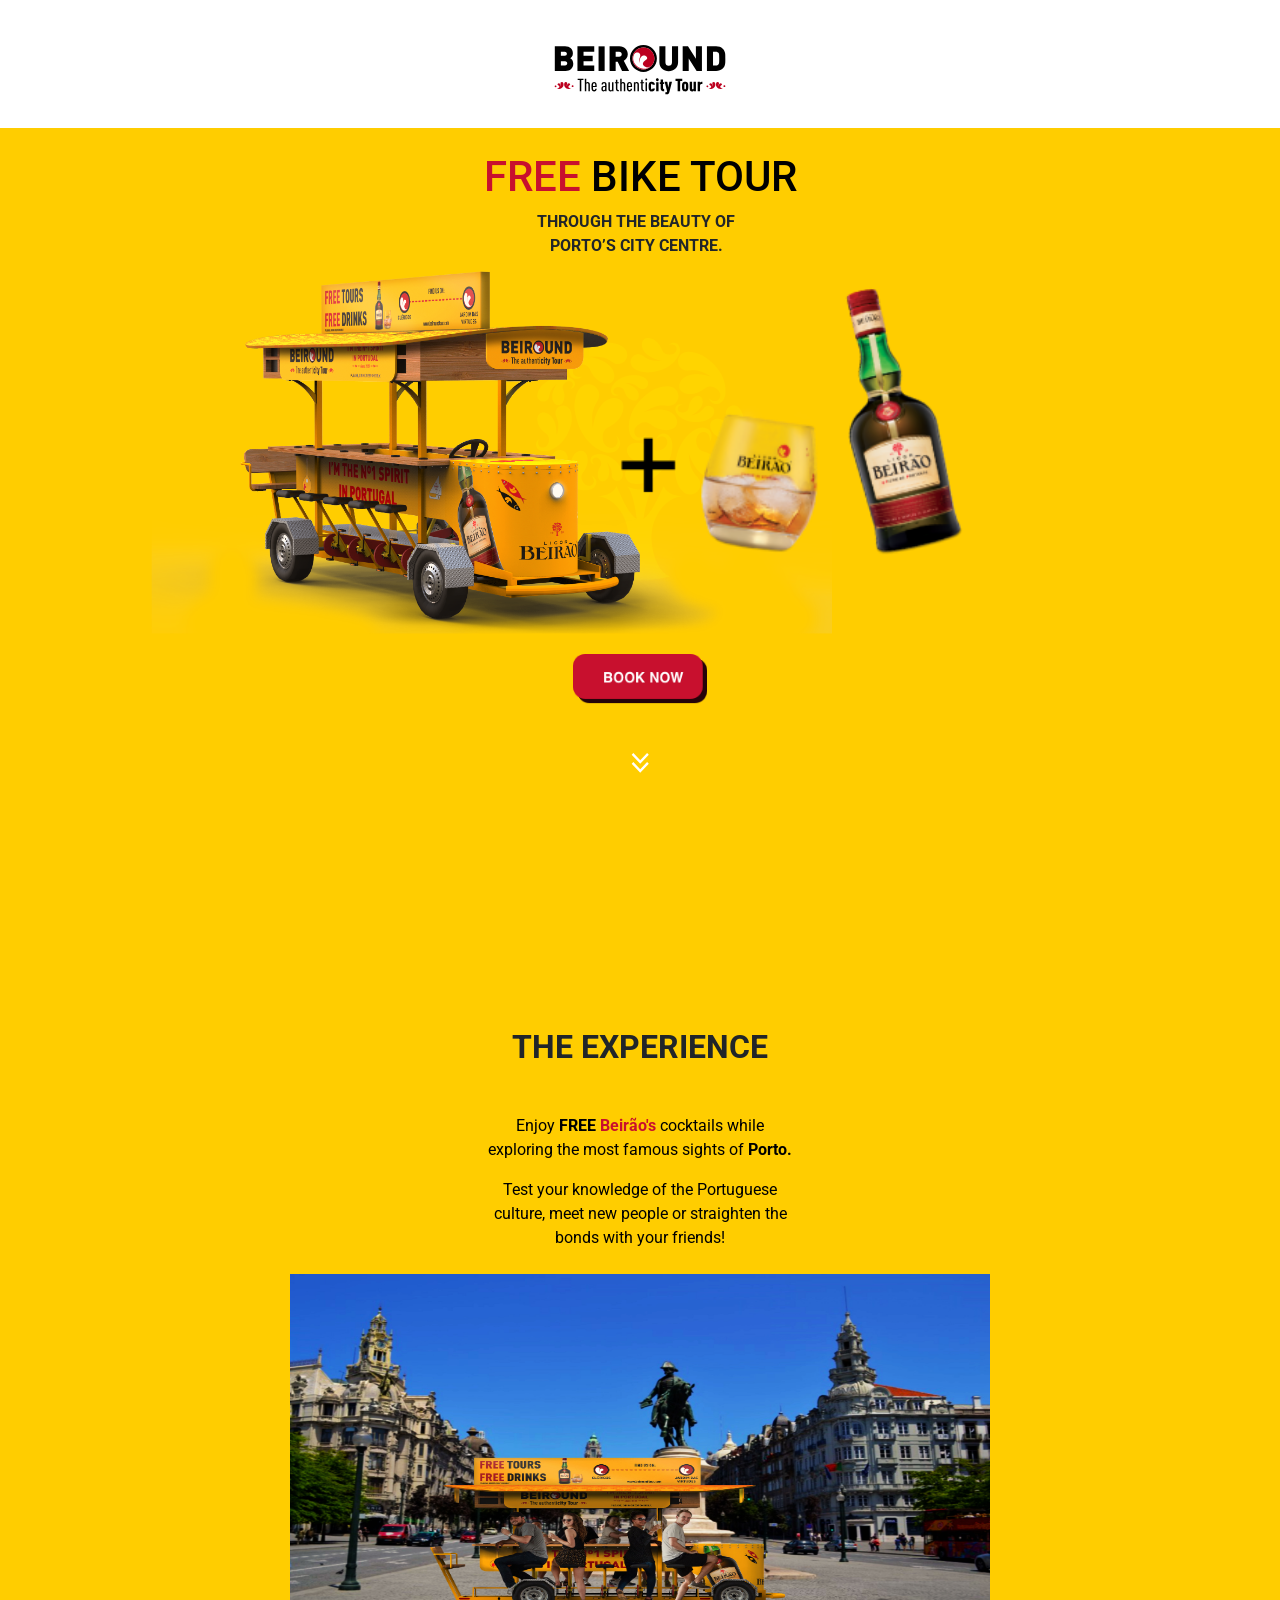
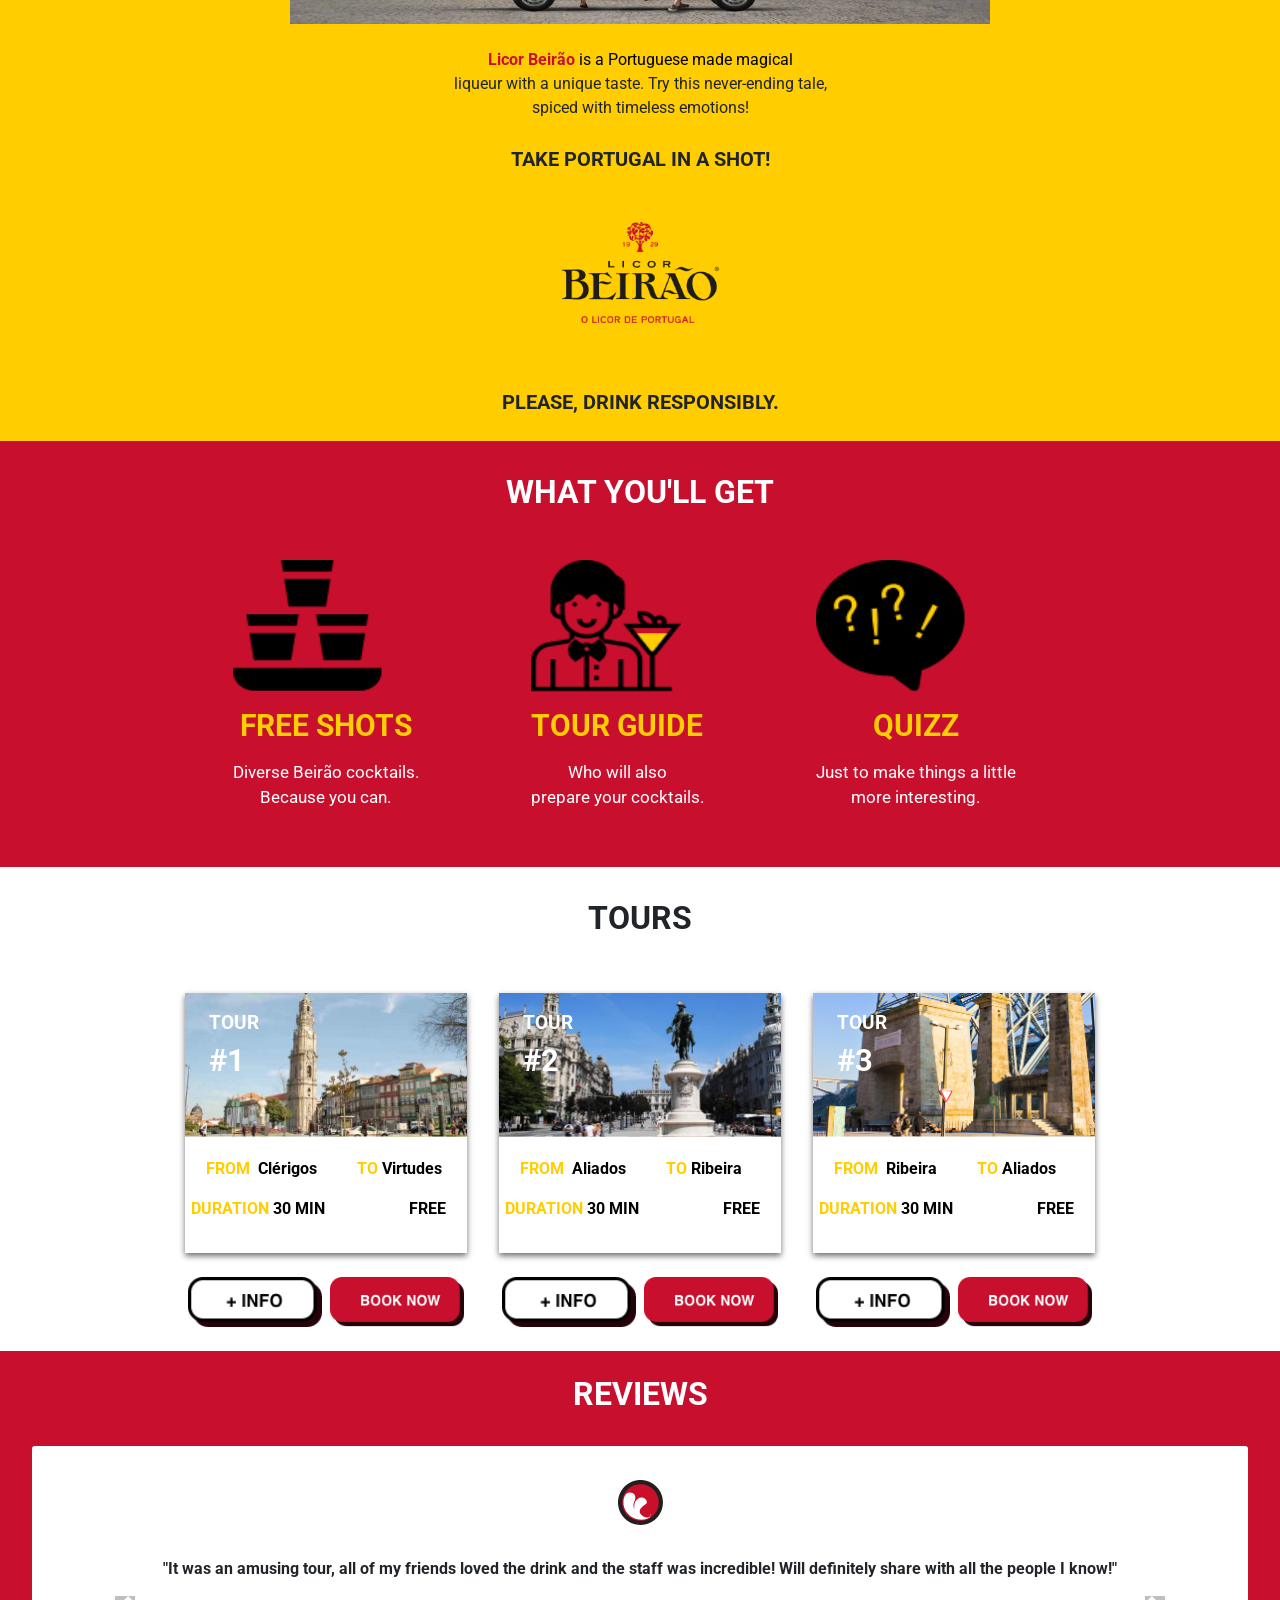
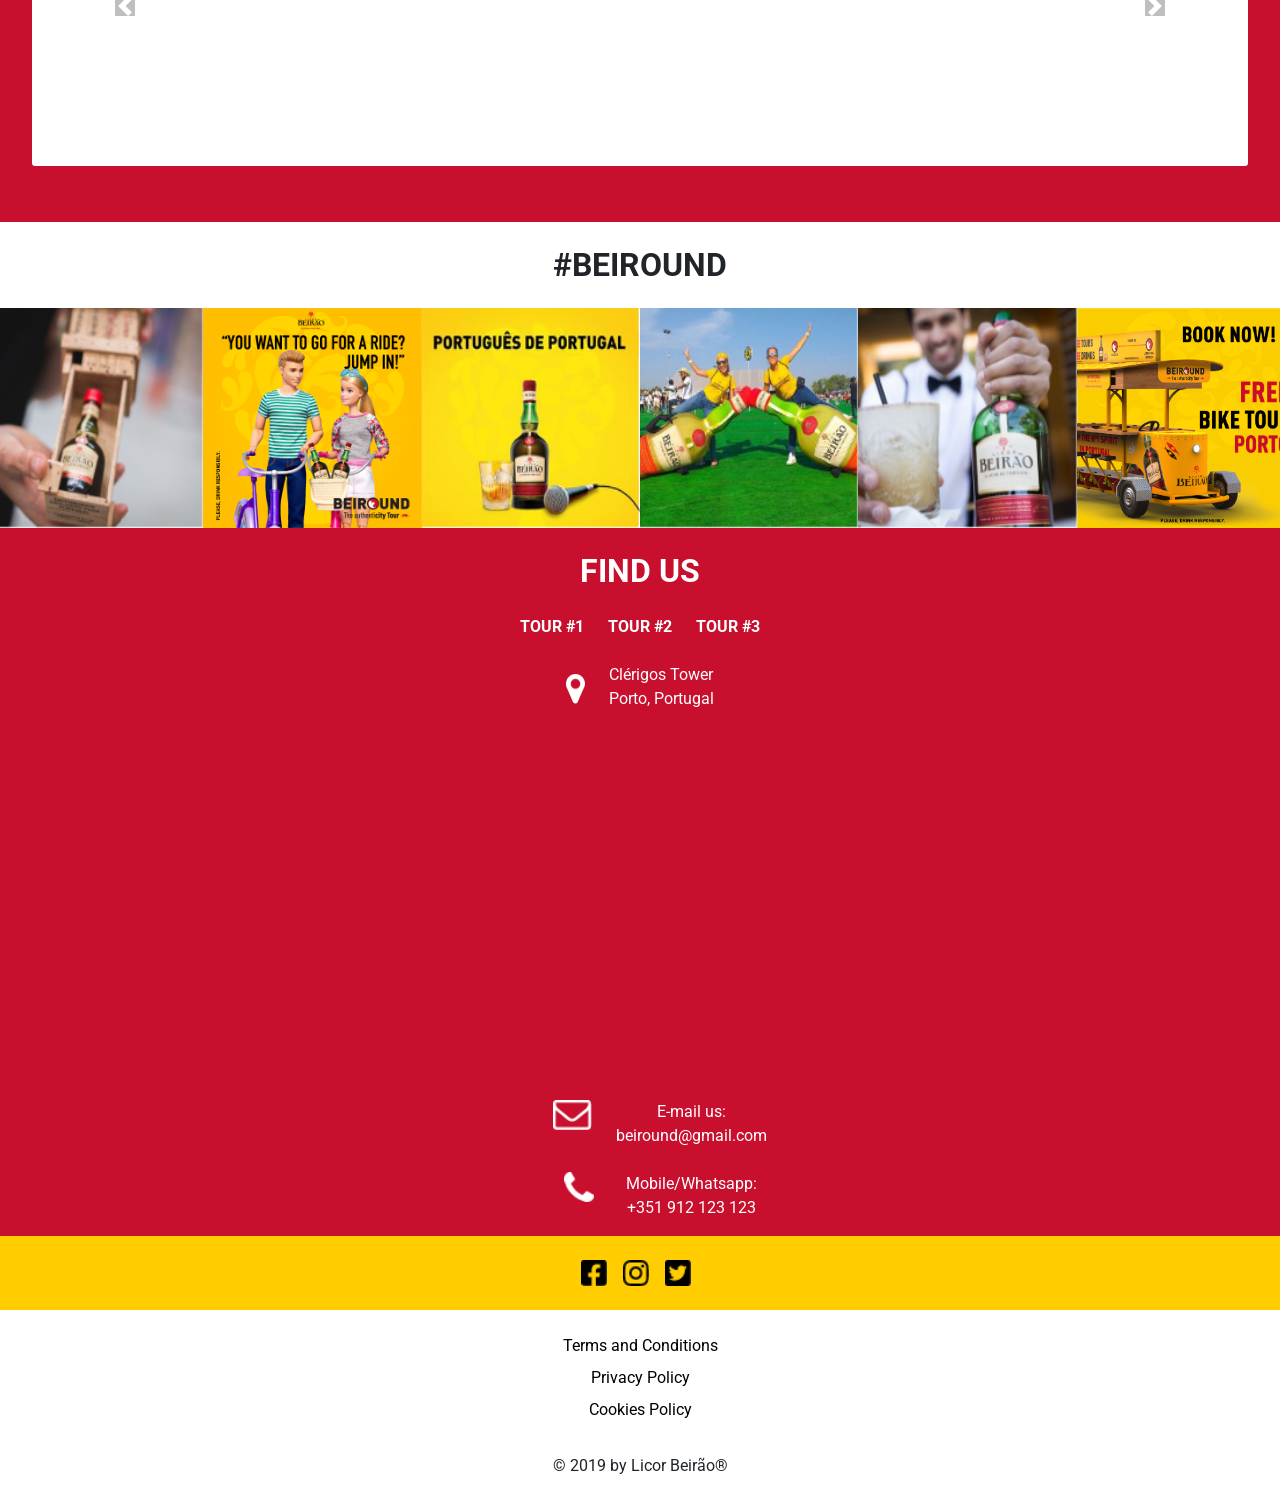
<file: index.html>
<!-- /*!
 * Copyright (C) 2019 Joao Paisana
 *
 * This program is free software: you can redistribute it and/or modify
 * it under the terms of the GNU General Public License as published by
 * the Free Software Foundation, either version 3 of the License, or
 * (at your option) any later version.
 *
 * This program is distributed in the hope that it will be useful,
 * but WITHOUT ANY WARRANTY; without even the implied warranty of
 * MERCHANTABILITY or FITNESS FOR A PARTICULAR PURPOSE.  See the
 * GNU General Public License for more details.
 *
 * You should have received a copy of the GNU General Public License
 * along with this program.  If not, see <http://www.gnu.org/licenses/>.
 */ -->

<!DOCTYPE html>
<html>

<head>
    <title>Booking</title>
    <meta charset="UTF-8">
    <meta name="viewport" content="width=device-width, initial-scale=1.0">
    <link type="text/css" rel="stylesheet" href="css/styles.css" />
    <script src="https://ajax.googleapis.com/ajax/libs/jquery/3.4.1/jquery.min.js"></script>
    <link href="https://fonts.googleapis.com/css?family=Roboto&display=swap" rel="stylesheet">
    </script>
    <script src="./node_modules/bootstrap/dist/js/bootstrap.js">
    </script>
    
</head>
<body class="text-center">
    <header class="header d-flex" id="myHeader">
        <img src="./assets/header.svg" alt="headerImg" height="80px">
        <span class="header-menu">Menu</span>
        <div class="header-desktop">
            <a class="header-item" href="">The experience</a>
            <a class="header-item" href="">What you'll get</a>
            <a class="header-item" href="">Tours</a>
            <a class="header-item" href="">Reviews</a>
            <a class="header-item" href="">Find us</a>
        </div>
    </header>
    <main>
        <div class="wrapper-title mb-2 mt-2">
            <h2 style="color:#C8102E; font-size:42px">FREE
                <span style="color:black;"> 
                    Bike tour
                </span>
            </h2>  
        </div>
        <div class="d-flex flex-column mb-4 pr-2">
            <span class="span-bold description" style="text-transform: uppercase">
                Through the beauty of 
            </span>
            <span class="span-bold" style="text-transform: uppercase">Porto’s city centre.</span>
        </div>
        <div class="wrapper-imgs d-flex">
            <img class="img-1" src="./assets/carrinha.png" alt="carrinha">
            <img class="img-2" src="./assets/plus.png" alt="plus">
            <img class="img-3" src="./assets/copo_beirao.png" alt="copito">
            <img class="img-4" src="./assets/botelha.png" alt="botelhita">
        </div>
        <div class="button-book mt-1 mb-3">
            <a href="./pages/book-now.html">
                <img alt="book" src="./assets/book.png" height="50px">
            </a>
        </div>
        <div class="arrow-click">
            <button type="button">
                <img class="mt-4" src="./assets/double_arrow.png" alt="arrow"> 
            </button>
        </div>
    </main>
    <section class="beirao pb-4">
        <h2 class="sub-title experience pt-0 pb-4">the experience</h2>
        <div class="d-flex flex-column mb-3">
            <span class="span-regular">Enjoy <span class="span-bold" style="font-weight: bold; text-transform: uppercase">free </span><span class="span-bold" style="color:#C8102E">Beirão's</span>
                cocktails while    
            </span> 
                <span class="span-regular">exploring the most famous sights of <span class="span-bold">Porto.</span> 
                    </span>
        </div>
            <div class="d-flex flex-column mb-4">
                <span class="span-regular"> 
                    Test your knowledge of the Portuguese     
                </span> 
                <span class="span-regular">culture, meet new people or straighten the </span>
                <span class="span-regular">bonds with your friends!</span>
            </div>
        <div class="mt-4 mb-4">
            <img class="img-carrinha" src="./assets/carrinha_aliados.jpg" alt="bike">
        </div>
        <div class="d-flex flex-column">
                <span class="span-regular"><span class="span-bold" style="color:#C8102E">Licor Beirão </span>is a Portuguese made magical</span>
                <span>liqueur with a unique taste. Try this never-ending tale, </span>
                <span> spiced with timeless emotions!</span>
        </div>
            <p class="span-bold mt-4" style="font-size:20px;text-transform:uppercase;">Take portugal in a shot!</p>
        <div>
            <img src="./assets/beiraoPortugal.png" alt="beiraoPortugal" style="margin-top: -3rem;margin-bottom:-1rem">
        </div>
        <span class="span-bold" style="font-size:20px;text-transform:uppercase;margin-top: -1rem;">Please, drink responsibly.</span>
    </section>

    <section class="offers pt-2 pb-2">
        <h2 class="sub-title mb-5" style="color: white">what you'll get</h2>
        <div class="wrapper-offers">
            <div class="desktop-offers">
                <img src="./assets/shot.png" alt="shot" height="132px" width="150px">
                <h3 class="title-offers">free SHOTS</h3>
                <div class="d-flex flex-column mb-5">
                    <span class="offers-desc">Diverse Beirão cocktails.</span>
                    <span class="offers-desc">Because you can.</span>
                </div>
            </div>
            <div class="desktop-offers">
                <img src="./assets/bartender.png" alt="barman" height="132px" width="150px">
                <h3 class="title-offers">tour guide</h3>
                <div class="d-flex flex-column mb-5">
                    <span class="offers-desc">Who will also</span>
                    <span class="offers-desc">prepare your cocktails.</span>
                </div>
            </div>
            <div class="desktop-offers">
                <img src="./assets/quiz.png" alt="quiz" height="132px" width="150px">
                <h3 class="title-offers">QUIZZ</h3>
                <div class="d-flex flex-column mb-5">
                    <span class="offers-desc">Just to make things a little</span>
                    <span class="offers-desc">more interesting.</span>
                </div>
            </div>
        </div>
    </section>

    <section class="tours pt-2 pb-2">
        <h2 class="sub-title">tours</h2>
        <div class="desktop-tour">
            <div class="wrapper-button-desktop">
            <div class="card-tour">
                    <div class="card-img-1">
                        <span class="tour-title text-left pt-3 pl-4 d-flex flex-column">
                            TOUR
                            <span class="tour-number mt-0">
                                #1
                            </span>
                        </span>
                    </div>
                    <div class="card-body">
                        <div class="row pl-3">
                                <span class="card-title">FROM <span class="span-bold ml-1" style="color: black;">Clérigos
                                    </span></span>
                                <span class="card-title mb-3" style="margin-left:2.5rem">TO<span class="span-bold ml-1" style="color: black; ">Virtudes</span></span>
                        </div>
                        <div class="row pl-3">
                                <span class="card-title row mr-3">DURATION<span class="span-bold ml-1" style="color: black; text-transform: uppercase;">30 min <span
                                    class="span-bold free" style="margin-left:5rem">FREE</span> </span></span>
                        </div>
                        <div id="route1" class="route1">
                            <img src="./assets/route1.png" alt="route">
                        </div>
                    </div>
                
                </div>
                <div class="wrapper-button d-flex mb-3 mt-4" onclick="showDiv1()">
                    <div id="but1" class="button-info mr-2">  
                        <img alt="info" src="./assets/info.png" height="50px">
                    </div>
                    <div class="button-book">
                        <a href="./pages/booking-schedule.html">
                            <img alt="book" src="./assets/book.png" height="50px">
                        </a>
                    </div>
                </div>
            </div>
            <div class="wrapper-button-desktop">
                    <div class="card-tour">
                            <div class="card-img-2">
                                <span class="tour-title text-left pt-3 pl-4 d-flex flex-column">
                                    TOUR
                                    <span class="tour-number mt-0">
                                        #2
                                    </span>
                                </span>
                            </div>
                            <div class="card-body">
                                <div class="row pl-3">
                                        <span class="card-title">FROM <span class="span-bold ml-1" style="color: black;">Aliados
                                            </span></span>
                                        <span class="card-title mb-3" style="margin-left:2.5rem">TO<span class="span-bold ml-1" style="color: black; ">Ribeira</span></span>
                                </div>
                                <div class="row pl-3">
                                        <span class="card-title row mr-3">DURATION<span class="span-bold ml-1" style="color: black; text-transform: uppercase;">30 min <span
                                            class="span-bold free" style="margin-left:5rem">FREE</span> </span></span>
                                </div>
                                <div id="route2" class="route2">
                                    <img src="./assets/route2.png" alt="route">
                                </div>
                            </div>
                        
                        </div>
                        <div class="wrapper-button d-flex mb-3 mt-4" onclick="showDiv2()">
                            <div id="but2" class="button-info mr-2">  
                                <img alt="info" src="./assets/info.png" height="50px">
                            </div>
                            <div class="button-book">
                                <a href="./pages/booking-schedule.html">
                                    <img alt="book" src="./assets/book.png" height="50px">
                                </a>
                            </div>
                        </div>
                    </div>
        <div class="desktop-tour">
                <div class="wrapper-button-desktop">
        <div class="card-tour">
                <div class="card-img-3">
                    <span class="tour-title text-left pt-3 pl-4 d-flex flex-column">
                        TOUR
                        <span class="tour-number mt-0">
                            #3
                        </span>
                    </span>
                </div>
                <div class="card-body">
                    <div class="row pl-3">
                            <span class="card-title">FROM <span class="span-bold ml-1" style="color: black;">Ribeira
                                </span></span>
                            <span class="card-title mb-3" style="margin-left:2.5rem">TO<span class="span-bold ml-1" style="color: black; ">Aliados</span></span>
                    </div>
                    <div class="row pl-3">
                            <span class="card-title row mr-3">DURATION<span class="span-bold ml-1" style="color: black; text-transform: uppercase;">30 min <span
                                class="span-bold free" style="margin-left:5rem">FREE</span> </span></span>
                    </div>
                </div>
            </div>
            <div class="wrapper-button d-flex mb-3 mt-4">
                <div class="button-info mr-2">
                        <img id="route" alt="info" src="./assets/info.png" height="50px">
                </div>
                <div class="button-book">
                    <a href="./pages/booking-schedule.html">
                        <img alt="book" src="./assets/book.png" height="50px">
                    </a>
                </div>
            </div>
                </div>
        </div>
    </section>

    <section class="reviews pb-4">
        <h2 class="sub-title review">reviews</h2>
        <div id="carouselExampleControls" class="carousel slide" data-ride="carousel"
            style="background-color: white; border: 2px solid white; border-radius: 3px; height: 20rem; padding: 2rem; margin: 2rem;">
            <img src="./assets/logo-slider.png" alt="logo-slider">
            <div class="carousel-inner">
                <div class="carousel-item active" style="font-weight: bold;">
                    <span>"It was an amusing tour, all of my friends loved the drink and the staff was incredible! Will definitely share with all the people I know!"</span>
                </div>
                <div class="carousel-item" style="font-weight: bold;">
                    <span>"It was an incredible journey! Will definitely share with all the people I know!SECOND SLIDE"</span>
                </div>
                <div class="carousel-item" style="font-weight: bold;">
                    <span>"Lorem ipsum dolor sit amet, consetetur sadipscing elitr, sed diam nonumy eirmod Lorem ipsum
                        dolor sit amet, THIRD SLIDE"</span>
                </div>
            </div>
            <a class="carousel-control-prev" href="#carouselExampleControls" role="button" data-slide="prev">
                <span class="carousel-control-prev-icon" aria-hidden="true" style="background-color: grey;"></span>
                <span class="sr-only"></span>
            </a>
            <a class="carousel-control-next" href="#carouselExampleControls" role="button" data-slide="next">
                <span class="carousel-control-next-icon" aria-hidden="true" style="background-color:grey;"></span>
                <span class="sr-only">“Lorem ipsum dolor sit amet, consetetur sadipscing elitr, sed diam nonumy eirmod
                    Lorem ipsum dolor sit amet, consetetur sadipscing elitr, sed diam nonumy eirmod”</span>
            </a>
        </div>
    </section>

    <section class="beiround">
        <h2 class="sub-title pl-3 pr-3">#beiround</h2>
            <div class="container-images mt-4 p-0">
                <div class="row">
                    <img class="col-6 col-lg-2 p-0 w-100" src="./assets/1.png" alt="botelha">
                    <img class="col-6 col-lg-2 p-0 w-100" src="./assets/2.png" alt="valentao">
                    <img class="col-6 col-lg-2 p-0 w-100" src="./assets/3.png" alt="portugal">
                    <img class="col-6 col-lg-2 p-0 w-100" src="./assets/4.png" alt="united">
                    <img class="col-6 col-lg-2 p-0 w-100" src="./assets/5.png" alt="beiraogarrafa">
                    <img class="col-6 col-lg-2 p-0 w-100" src="./assets/6.png" alt="molharbico">
            </div>
        </div>
    </section>
    <section class="find-us" style="color:white;">
        <h2 class="sub-title pl-3 pr-3">
            Find us
        </h2>
        <div class="mb-4">
        <ul class="nav nav-tabs mb-4">
            <li class="active mr-4"><a class="item-map" data-toggle="tab" href="#tour1">Tour #1</a></li>
            <li class="active mr-4"><a class="item-map " data-toggle="tab" href="#tour2">Tour #2</a></li>
            <li class="active"><a class="item-map " data-toggle="tab" href="#tour3">Tour #3</a></li>
          </ul>
          
          <div class="tab-content">
            <div id="tour1" class="tab-pane fade in active" style="opacity:1">
                <div class="d-flex mb-4 justify-content-center">
                    <img class="pin-img" src="./assets/pin.png" alt="pin" style="height:30px;">
                    <div class="d-flex flex-column ml-4">
                        <span class="d-flex">Clérigos Tower</span>
                        <span>Porto, Portugal</span>
                    </div>
                </div>
                <iframe src="https://www.google.com/maps/embed?pb=!1m18!1m12!1m3!1d6008.893497984902!2d-8.617094099999981!3d41.146602050000006!2m3!1f0!2f0!3f0!3m2!1i1024!2i768!4f13.1!3m3!1m2!1s0xd24651ce2ff8f2f%3A0x893d29d05ed7450f!2sCl%C3%A9rigos%2C+Porto!5e0!3m2!1spt-PT!2spt!4v1563808699399!5m2!1spt-PT!2spt" width="334" height="334" frameborder="0" style="border:0" allowfullscreen></iframe>
            </div>
            <div id="tour2" class="tab-pane fade">
                <div class="d-flex mb-4 justify-content-center">
                    <img class="pin-img" src="./assets/pin.png" alt="pin" style="height:30px;">
                    <div class="d-flex flex-column ml-4">
                                <span class="d-flex">Av. Aliados</span>
                                <span>Porto, Portugal</span>
                            </div>
                        </div>
              <iframe src="https://www.google.com/maps/embed?pb=!1m18!1m12!1m3!1d3004.3685098660253!2d-8.61300348458161!3d41.14830957928689!2m3!1f0!2f0!3f0!3m2!1i1024!2i768!4f13.1!3m3!1m2!1s0xd2464e35940fd8f%3A0x738dcce6546dd210!2sAv.+dos+Aliados%2C+Porto!5e0!3m2!1spt-PT!2spt!4v1563808497673!5m2!1spt-PT!2spt" width="334" height="334" frameborder="0" style="border:0" allowfullscreen></iframe>
            </div>
            <div id="tour3" class="tab-pane fade">
                <div class="d-flex mb-4 justify-content-center">
                    <img class="pin-img" src="./assets/pin.png" alt="pin" style="height:30px;">
                    <div class="d-flex flex-column ml-4">
                                <span class="d-flex">Ribeira</span>
                                <span>Porto, Portugal</span>
                            </div>
                        </div>
                <iframe src="https://www.google.com/maps/embed?pb=!1m18!1m12!1m3!1d12018.361606948973!2d-8.609159250000001!3d41.14346674999999!2m3!1f0!2f0!3f0!3m2!1i1024!2i768!4f13.1!3m3!1m2!1s0xd2464e724adc789%3A0xa72dd2f0f7d62f0!2sRibeira%2C+Porto!5e0!3m2!1spt-PT!2spt!4v1563808531330!5m2!1spt-PT!2spt" width="334" height="334" frameborder="0" style="border:0" allowfullscreen></iframe>
            </div>
          </div>
        </div>
        <ul class="info-list d-flex flex-column">
            <li class="d-flex mb-4">
                <img src="./assets/letter.png" alt="pin" style="height:30px;">
                <div class="d-flex flex-column ml-4">
                    <span>E-mail us:</span>
                    <span>beiround@gmail.com</span>
                </div>
            </li>
            <li class="d-flex">
                <img src="./assets/phone.png" alt="pin" style="height:30px;">
                <div class="d-flex flex-column ml-4 pl-2">
                    <span>Mobile/Whatsapp:</span>
                    <span>+351 912 123 123</span>
                </div>
            </li>
        </ul>
        <ul class="social-icons d-flex">
            <li class="text-center mr-3">
                <a href="https://www.facebook.com/olicordeportugal/" target="_blank">
                    <img alt="face" src="./assets/facebook.png" height="26px">
                </a>
            </li>
            <li class="text-center mr-3">
                <a href="https://www.instagram.com/licor_beirao/?hl=pt" target="_blank">
                    <img alt="insta" src="./assets/insta.png" height="26px">
                </a>
            </li>
            <li class="text-center">
                <a href="https://twitter.com/licor_beirao" target="_blank">
                    <img alt="twitter" src="./assets/twitter.png" height="26px">
                </a>
            </li>
        </ul>
    </section>
    <footer class="text-center mt-3">
        <div class="pb-3 pt-3">
            <a href="" class="gray" style="margin-top: -0.5rem;">Terms and Conditions</a>
            <a href="" class="gray" style="margin-top: -0.5rem;">Privacy Policy</a>
            <a href="" class="gray" style="margin-top: -0.5rem;">Cookies Policy</a>
        </div>
        <p> &copy; 2019 by Licor Beirão&reg; </p>
    </footer>
    <script src="./scripts/headerScript.js"></script>
    <script src="./scripts/arrowClick.js"></script>
    <script src="./scripts/dropDown.js"></script>
    
    </body>
</html>
</file>
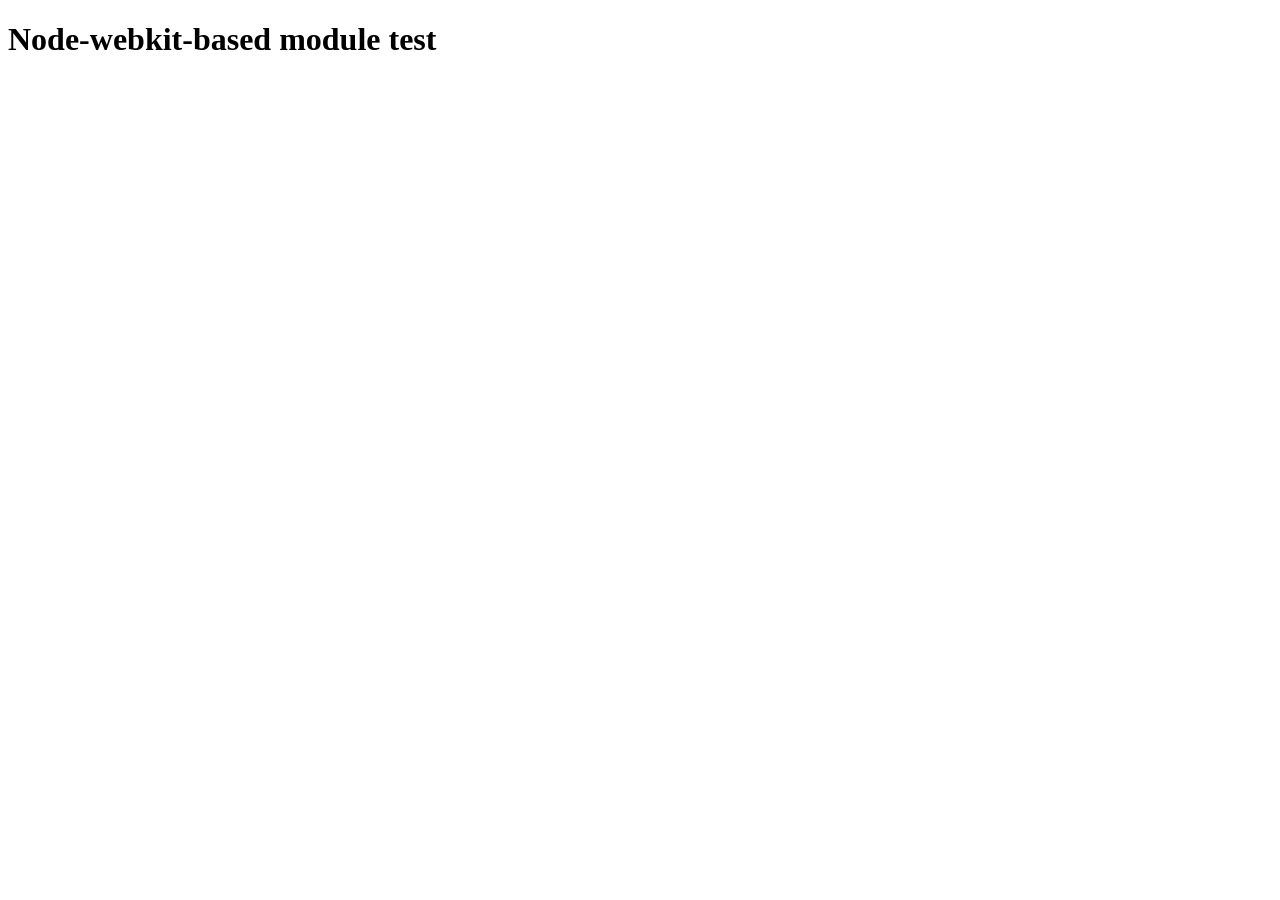
<file: node_modules/fsevents/node_modules/node-pre-gyp/lib/util/nw-pre-gyp/index.html>
<!doctype html>
<html>
<head>
<meta charset="utf-8">
<title>Node-webkit-based module test</title>
<script>
function nwModuleTest(){
   var util = require('util');
   var moduleFolder = require('nw.gui').App.argv[0];
   try {
      require(moduleFolder);
   } catch(e) {
      if( process.platform !== 'win32' ){
         util.log('nw-pre-gyp error:');
         util.log(e.stack);
      }
      process.exit(1);
   }
   process.exit(0);
}
</script>
</head>
<body onload="nwModuleTest()">
<h1>Node-webkit-based module test</h1>
</body>
</html>
</file>
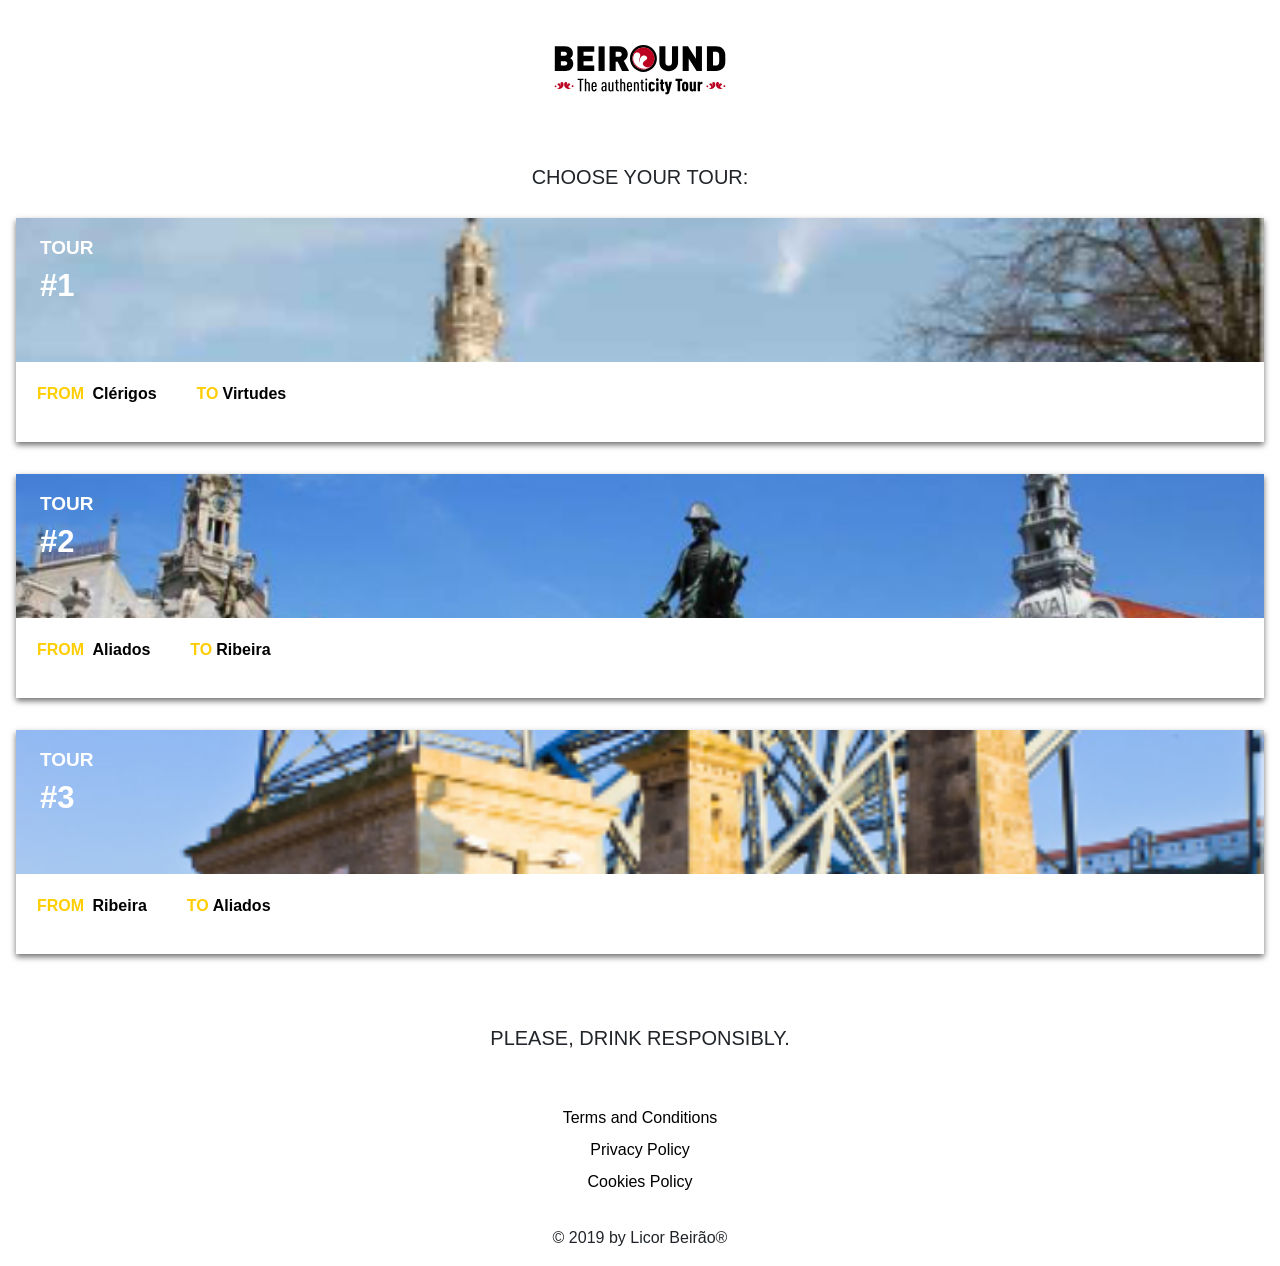
<file: pages/book-now.html>
<!-- /*!
 * Copyright (C) 2019 Joao Paisana
 *
 * This program is free software: you can redistribute it and/or modify
 * it under the terms of the GNU General Public License as published by
 * the Free Software Foundation, either version 3 of the License, or
 * (at your option) any later version.
 *
 * This program is distributed in the hope that it will be useful,
 * but WITHOUT ANY WARRANTY; without even the implied warranty of
 * MERCHANTABILITY or FITNESS FOR A PARTICULAR PURPOSE.  See the
 * GNU General Public License for more details.
 *
 * You should have received a copy of the GNU General Public License
 * along with this program.  If not, see <http://www.gnu.org/licenses/>.
 */ -->

<!DOCTYPE html>
<html>

<head>
    <title>Booking</title>
    <meta charset="UTF-8">
    <meta name="viewport" content="width=device-width, initial-scale=1.0">
    <link type="text/css" rel="stylesheet" href="../css/styles.css" />
</head>

<body class="text-center">
    <div class="book-page">
        <header class="header" id="myHeader">
            <a href="../index.html">
                <img src="../assets/header.svg" alt="headerImg" height="80px">
            </a>
        </header>
        <div class="choose-tour mt-4"
            style="font-size:20px;;line-height:50px;margin-bottom:-1.5rem;text-transform: uppercase;">
            Choose your tour:
        </div>
        <section class="tours pt-2 pb-4">
            <a href="./booking-schedule.html">
                <div class="card-tour">
                        <div class="card-img-1">
                            <span class="tour-title text-left pt-3 pl-4 d-flex flex-column">
                                TOUR
                                <span class="tour-number mt-0">
                                    #1
                                </span>
                            </span>
                        </div>
                        <div class="card-body">
                            <div class="row pl-3">
                                    <span class="card-title">FROM <span class="span-bold ml-1" style="color: black;">Clérigos
                                        </span></span>
                                    <span class="card-title mb-3" style="margin-left:2.5rem">TO<span class="span-bold ml-1" style="color: black; ">Virtudes</span></span>
                            </div>
                        </div>
                    </div>
                </a>
                <a href="./booking-schedule.html">
                    <div class="card-tour">
                        <div class="card-img-2">
                            <span class="tour-title text-left pt-3 pl-4 d-flex flex-column">
                                TOUR
                                <span class="tour-number mt-0">
                                    #2
                                </span>
                            </span>
                        </div>
                        <div class="card-body">
                            <div class="row pl-3">
                                    <span class="card-title">FROM <span class="span-bold ml-1" style="color: black;">Aliados
                                        </span></span>
                                    <span class="card-title mb-3" style="margin-left:2.5rem">TO<span class="span-bold ml-1" style="color: black; ">Ribeira</span></span>
                            </div>                        
                        </div>
                    </div>
                </a>
                </a>
                <a href="./booking-schedule.html">
                    <div class="card-tour">
                        <div class="card-img-3">
                            <span class="tour-title text-left pt-3 pl-4 d-flex flex-column">
                                TOUR
                                <span class="tour-number mt-0">
                                    #3
                                </span>
                            </span>
                        </div>
                        <div class="card-body">
                            <div class="row pl-3">
                                    <span class="card-title">FROM <span class="span-bold ml-1" style="color: black;">Ribeira
                                        </span></span>
                                    <span class="card-title mb-3" style="margin-left:2.5rem">TO<span class="span-bold ml-1" style="color: black; ">Aliados</span></span>
                            </div>
                        </div>
                    </div>
                </a>
            </section>
            <div class="mt-5 mb-5">
                <h5>
                    PLease, drink responsibly.
                </h5>
            </div>
    </div>
    <footer class="text-center mt-3">
        <div class="pb-3 pt-3">
            <a href="" class="gray" style="margin-top: -0.5rem;">Terms and Conditions</a>
            <a href="" class="gray" style="margin-top: -0.5rem;">Privacy Policy</a>
            <a href="" class="gray" style="margin-top: -0.5rem;">Cookies Policy</a>
        </div>
        <p> &copy; 2019 by Licor Beirão&reg; </p>
    </footer>

</body>

</html>
</file>
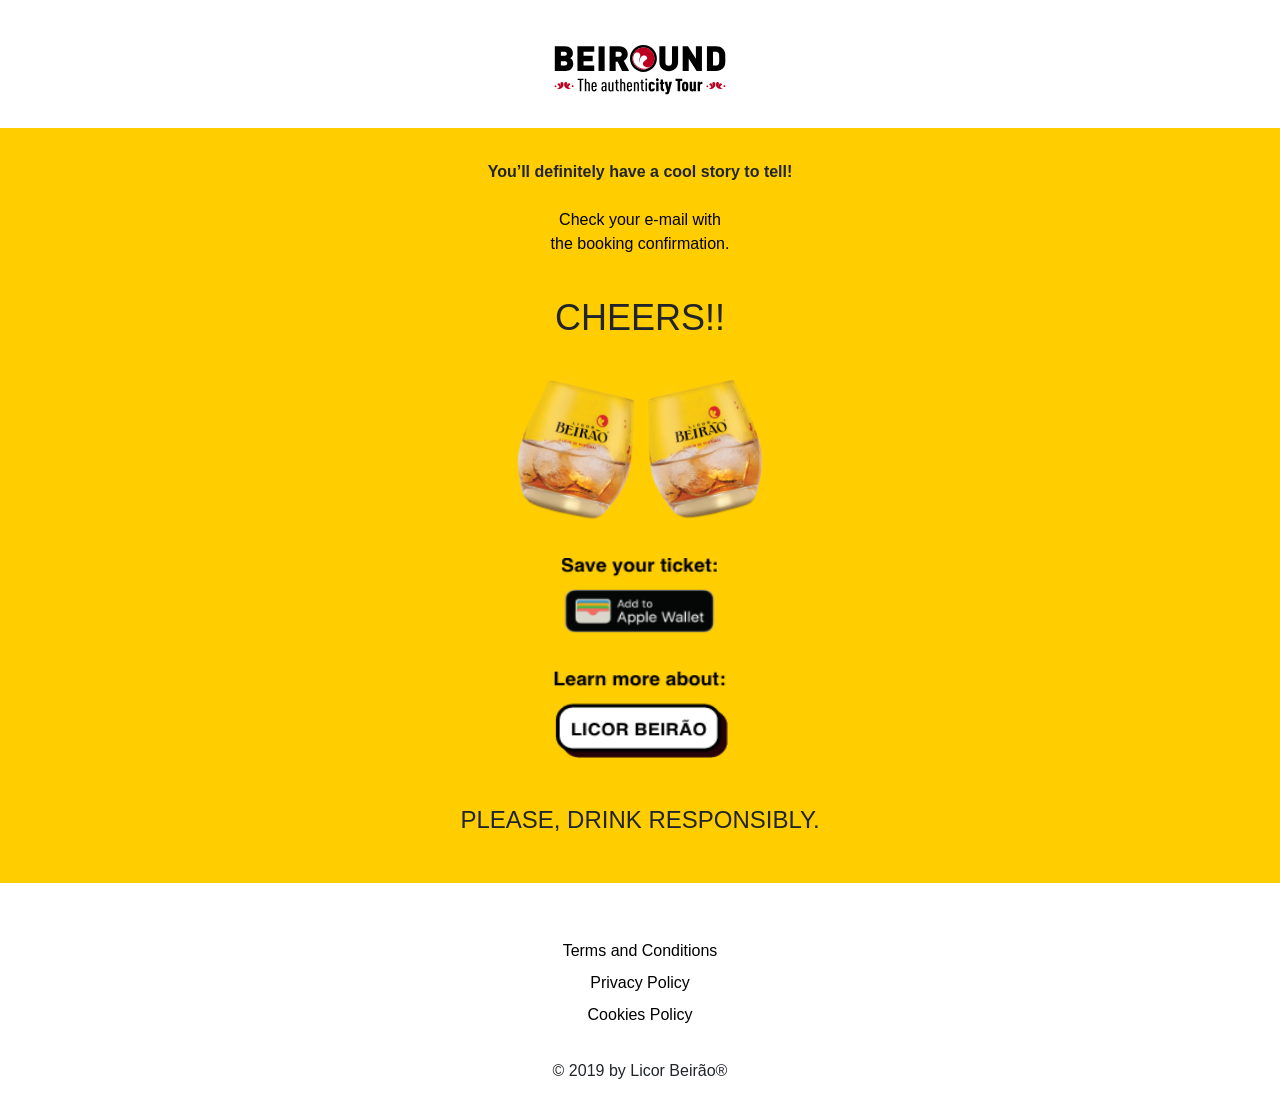
<file: pages/booking-complete.html>
<!-- /*!
 * Copyright (C) 2019 Joao Paisana
 *
 * This program is free software: you can redistribute it and/or modify
 * it under the terms of the GNU General Public License as published by
 * the Free Software Foundation, either version 3 of the License, or
 * (at your option) any later version.
 *
 * This program is distributed in the hope that it will be useful,
 * but WITHOUT ANY WARRANTY; without even the implied warranty of
 * MERCHANTABILITY or FITNESS FOR A PARTICULAR PURPOSE.  See the
 * GNU General Public License for more details.
 *
 * You should have received a copy of the GNU General Public License
 * along with this program.  If not, see <http://www.gnu.org/licenses/>.
 */ -->

<!DOCTYPE html>
<html>

<head>
    <title>Booking</title>
    <meta charset="UTF-8">
    <meta name="viewport" content="width=device-width, initial-scale=1.0">
    <link type="text/css" rel="stylesheet" href="../css/styles.css" />
</head>

<body class="text-center"> 
    <header class="header" id="myHeader">
        <a href="../index.html">
            <img src="../assets/header.svg" alt="headerImg" height="80px" style="background-color: white">
        </a>
    </header>
        <div style="background-color: #FFCD00;padding-top:2rem">
            <div class="text-center mb-4">
                <span class="span-bold">
                    You’ll definitely have a cool story to tell! 
                </span>
            </div>
            <div class="d-flex flex-column">
                <span class="span-regular"> Check your e-mail with </span>
                <span class="span-regular"> the booking confirmation.</span>
            </div>     
        <div class="text-center mb-4 pt-3 mt-4">
          <h2 style="font-size: 36px">CHeers!!</h2>
        </div>
        <div class="d-flex flex-column" style="align-items: center">
            <img class="mb-4" src="../assets/cheers.png" alt="cheers">
            <img class="mb-4 text-center" src="../assets/complete.png" alt="done" width="200px" height="200px">
        </div>
        <h4 class="text-center mt-4 mb-5 pb-5" style="font-weight:normal;text-transform: uppercase">PLease, drink responsibly.</h4>
    </div>
        <footer class="text-center mt-3">
            <div class="pb-3 pt-3">
                <a href="" class="gray" style="margin-top: -0.5rem;">Terms and Conditions</a>
                <a href="" class="gray" style="margin-top: -0.5rem;">Privacy Policy</a>
                <a href="" class="gray" style="margin-top: -0.5rem;">Cookies Policy</a>
            </div>
            <p> &copy; 2019 by Licor Beirão&reg; </p>
        </footer>
      
    

    <script type="text/javascript">
        
    </script>
</body>


</html>
</file>
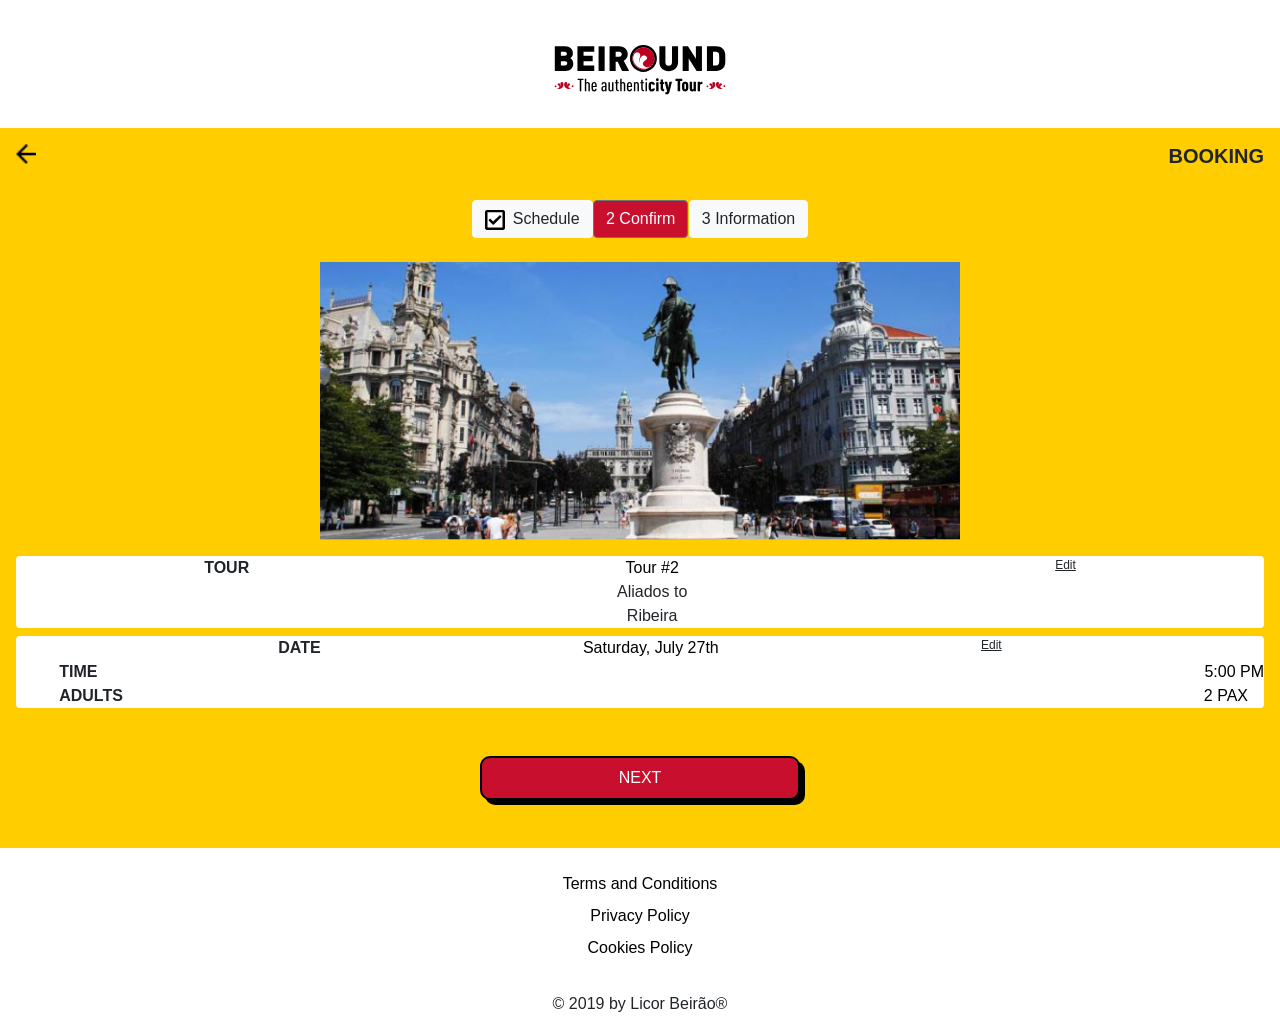
<file: pages/booking-confirm.html>
<!-- /*!
 * Copyright (C) 2019 Joao Paisana
 *
 * This program is free software: you can redistribute it and/or modify
 * it under the terms of the GNU General Public License as published by
 * the Free Software Foundation, either version 3 of the License, or
 * (at your option) any later version.
 *
 * This program is distributed in the hope that it will be useful,
 * but WITHOUT ANY WARRANTY; without even the implied warranty of
 * MERCHANTABILITY or FITNESS FOR A PARTICULAR PURPOSE.  See the
 * GNU General Public License for more details.
 *
 * You should have received a copy of the GNU General Public License
 * along with this program.  If not, see <http://www.gnu.org/licenses/>.
 */ -->

<!DOCTYPE html>
<html>

    <head>
        <title>Booking</title>
        <meta charset="UTF-8">
        <meta name="viewport" content="width=device-width, initial-scale=1.0">
        <link type="text/css" rel="stylesheet" href="../css/styles.css" />
    </head>

    <body class="text-center">
        <header class="header" id="myHeader">
            <a href="../index.html">
                <img src="../assets/header.svg" alt="headerImg" height="80px" style="background-color: white">
            </a>
        </header>
        <div class="m-0 p-0" style="background-color: #FFCD00;">
            <div class="d-flex pr-3 pl-3 mb-4" style="justify-content: space-between">
                <a href="./booking-schedule.html">
                    <img src="../assets/back-arrow.png" alt="back-arrow" style="margin-top:1rem" height="20px">
                </a>
                <h5 style="margin-top:1rem;font-weight:bold">Booking</h5>
            </div>
            <div class="text-center">
                <button type="button" class="btn btn-light"><img class="mr-2" src="../assets/check.png"
                        alt="check">Schedule</button>
                <button type="button" class="btn btn-secondary" style="margin-left: -0.25rem;background-color:#C8102E">2
                    Confirm</button>
                <button type="button" class="btn btn-light" style="margin-left: -0.25rem;">3 Information</button>
            </div>
            <div class="wrapper-input d-flex pr-3 pl-3 mt-4" style="justify-content: space-evenly">
                    <img src="../assets/tour-2.png"
                    srcset="../assets/tour-2.png 600w,
                    ../assets/tour-2.png 800w"
                    sizes='(min-width: 768px) 768px,
                           100vw'/>
            </div>
            <div class="mt-3 text-center">
                <div class="wrapper-destination mb-2">
                    <div class="d-flex tour-confirm">
                        <span class="span-bold">TOUR</span>
                        <div class="d-flex flex-column align-items-center">
                            <span class="span-regular">Tour #2</span>
                            <div class="row">Aliados to</div>
                            <div class="row">Ribeira</div>
                        </div>
                        <span style="text-decoration: underline; font-size: 12px">Edit</span>
                    </div>
                </div>

                <div class="wrapper-destination mb-2">
                    <div class="tour-confirm">
                        <div class="d-flex flex-column">
                            <div class="d-flex" style="justify-content:space-evenly">
                                <span class="span-bold">DATE</span>
                                <span class="span-regular">Saturday, July 27th</span>
                                <span style="text-decoration: underline; font-size: 12px">Edit</span>
                            </div>

                            <div class="time d-flex span-bold" style="margin-left: 2.7rem;
                                    justify-content: space-between;">TIME
                                <span class="span-regular">5:00 PM</span>
                            </div>
                            <div class="d-flex span-bold" style="margin-left: 2.7rem;margin-right:1rem;
                                        justify-content: space-between;">ADULTS
                                <span class="span-regular">2 PAX</span>
                            </div>
                        </div>

                    </div>
                </div>

            </div>
            <div class="mb-3 pb-5 mt-5 text-center">
                <a href="./booking-info.html">
                    <button class="pt-2 pb-2" style="width:20rem;background-color:#C8102E;text-transform: uppercase; color:white;-webkit-box-shadow: 5px 5px 0px #000;
                    -moz-box-shadow: 5px 5px 0px#000;
                    box-shadow: 5px 5px 0px #000;
                    border:2px solid black;border-radius: 10px">
                        next
                    </button>
                </a>
            </div>
        </div>
        <footer class="text-center mt-3">
            <div class="pb-3 pt-3">
                <a href="" class="gray" style="margin-top: -0.5rem;">Terms and Conditions</a>
                <a href="" class="gray" style="margin-top: -0.5rem;">Privacy Policy</a>
                <a href="" class="gray" style="margin-top: -0.5rem;">Cookies Policy</a>
            </div>
            <p> &copy; 2019 by Licor Beirão&reg; </p>
        </footer>
    </body>
</html>
</file>
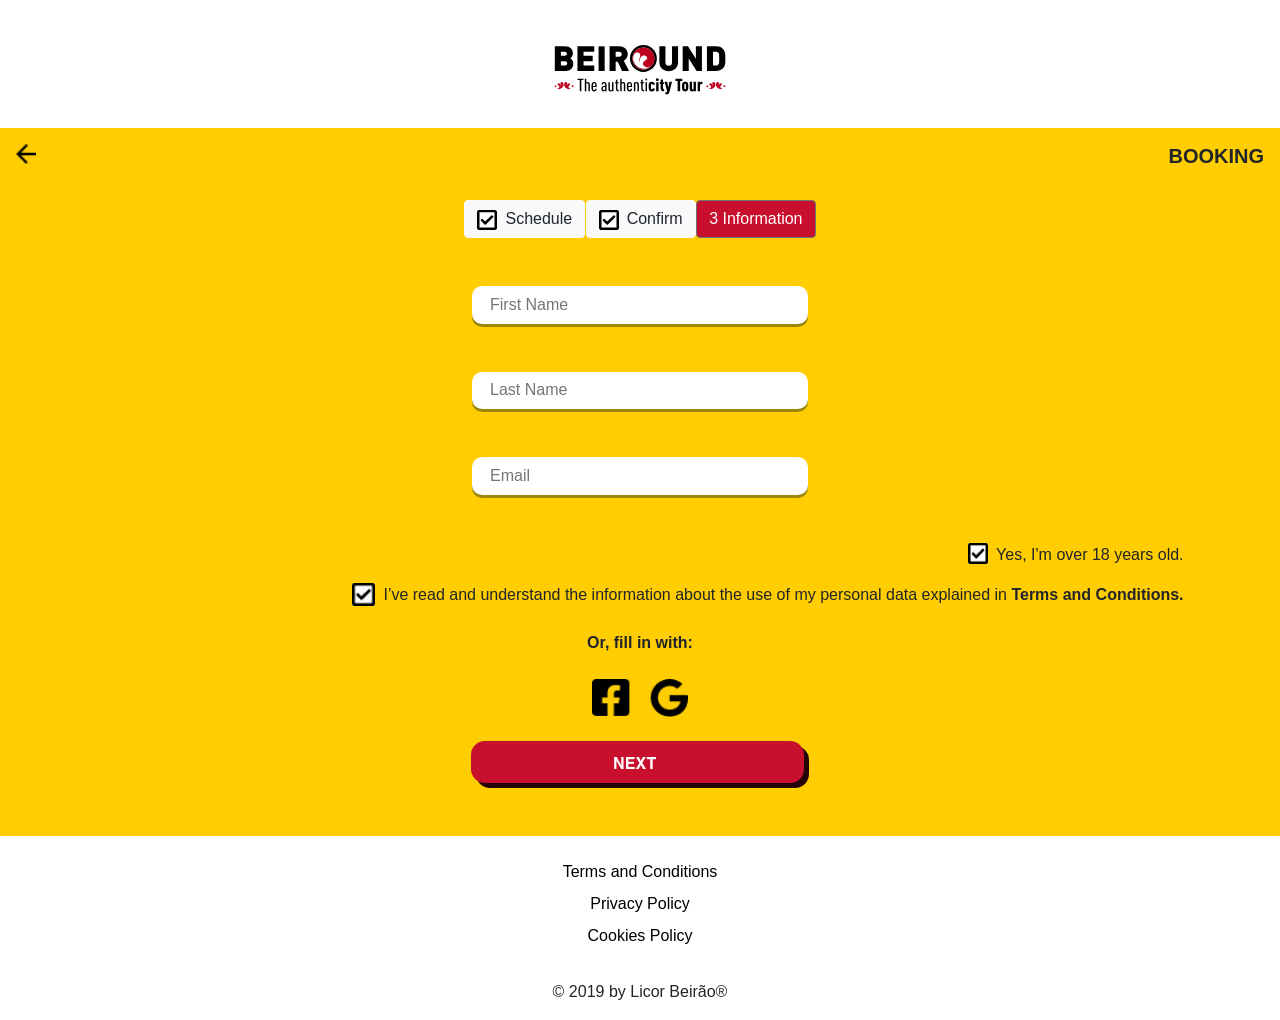
<file: pages/booking-info.html>
<!-- /*!
 * Copyright (C) 2019 Joao Paisana
 *
 * This program is free software: you can redistribute it and/or modify
 * it under the terms of the GNU General Public License as published by
 * the Free Software Foundation, either version 3 of the License, or
 * (at your option) any later version.
 *
 * This program is distributed in the hope that it will be useful,
 * but WITHOUT ANY WARRANTY; without even the implied warranty of
 * MERCHANTABILITY or FITNESS FOR A PARTICULAR PURPOSE.  See the
 * GNU General Public License for more details.
 *
 * You should have received a copy of the GNU General Public License
 * along with this program.  If not, see <http://www.gnu.org/licenses/>.
 */ -->

<!DOCTYPE html>
<html>

<head>
    <title>Booking</title>
    <meta charset="UTF-8">
    <meta name="viewport" content="width=device-width, initial-scale=1.0">
    <link type="text/css" rel="stylesheet" href="../css/styles.css" />

    <style>
      .wrapper-add{
        background-color: white;
        border: 1px solid white;
        border-radius: 2px;
        width: 4rem
     }
    </style>
</head>

<body class="text-center">
    <header class="header" id="myHeader">
        <a href="../index.html">
            <img src="../assets/header.svg" alt="headerImg" height="80px" style="background-color: white">
        </a>
    </header>
    <div class="m-0 p-0" style="background-color: #FFCD00;">
        <div class="d-flex pr-3 pl-3 mb-4" style="justify-content: space-between">
                <a href="./booking-confirm.html">
                    <img src="../assets/back-arrow.png" alt="back-arrow" style="margin-top:1rem" height="20px">
                </a>
                <h5 style="margin-top:1rem;font-weight:bold">Booking</h5>
            </div>
        <div class="text-center">
            <button type="button" class="btn btn-light"><img class="mr-2" src="../assets/check.png" alt="check">Schedule</button>
            <button type="button" class="btn btn-light" style="margin-left: -0.25rem;"><img class="mr-2" src="../assets/check.png" alt="check">Confirm</button>
            <button type="button" class="btn btn-secondary" style="margin-left: -0.25rem;background-color:#C8102E">3 Information</button>
        </div>
        
        <div class="wrapper-input d-flex flex-column" style="align-items:center">
                <input class="input-item mt-5" type="text" placeholder="First Name" style="width:21rem;padding-top:0.3rem;padding-bottom:0.3rem;border: 2px solid white; border-radius: 10px;-webkit-box-shadow: 0px 3px 0.5px #9b870c;
                -moz-box-shadow: 0px 3px 0.5px#9b870c;
                box-shadow: 0px 3px 0.5px #9b870c; "/>
                 <input class="input-item mt-5" type="text" placeholder="Last Name" style="width:21rem;padding-top:0.3rem;padding-bottom:0.3rem;border: 2px solid white; border-radius: 10px;-webkit-box-shadow: 0px 3px 0.5px #9b870c;
                 -moz-box-shadow: 0px 3px 0.5px#9b870c;
                 box-shadow: 0px 3px 0.5px #9b870c; "/>
                  <input class="input-item mt-5" type="text" placeholder="Email" style="width:21rem;padding-top:0.3rem;padding-bottom:0.3rem;border: 2px solid white; border-radius: 10px;-webkit-box-shadow: 0px 3px 0.5px #9b870c;
                  -moz-box-shadow: 0px 3px 0.5px#9b870c;
                  box-shadow: 0px 3px 0.5px #9b870c; "/>
        </div>
        <div class="align">
            <div class="wrapper-check d-flex flex-column mt-5 pr-3 pl-3">
                <div class="d-flex mb-3">
                        <img class="mr-2" src="../assets/check.png" alt="checkbox" height="21px" width="20.3px">
                </img>
                        <span>
                            Yes, I'm over 18 years old.
                        </span>
                </div>
                <div class="d-flex">
                    <img class="mr-2" src="../assets/check.png" alt="checkbox" height="23px">
                </img>
                <div class="d-flex flex-column">
                        <span class="text-left">
                                I’ve read and understand the information about the use of my personal data explained in <span class="span-bold">Terms and Conditions.</span>
                            </span>
                </div>
                </div>
            </div>
        </div>
        <div class="d-flex flex-column pb-4" style="align-items: center;">
            <span class="mb-4 mt-4 span-bold">Or, fill in with:</span>
                <img src="../assets/icons.png" alt="social-icons" style="width:6rem">
        </div>
        <div class="text-center pb-5">
            <a href="./booking-complete.html">
                    <img src="../assets/next.png" alt="next-btn">
            </a>
                
            </div>
      </div>
      <footer class="text-center mt-3">
        <div class="pb-3 pt-3">
            <a href="" class="gray" style="margin-top: -0.5rem;">Terms and Conditions</a>
            <a href="" class="gray" style="margin-top: -0.5rem;">Privacy Policy</a>
            <a href="" class="gray" style="margin-top: -0.5rem;">Cookies Policy</a>
        </div>
        <p> &copy; 2019 by Licor Beirão&reg; </p>
    </footer>
    </body>
</html>
</file>
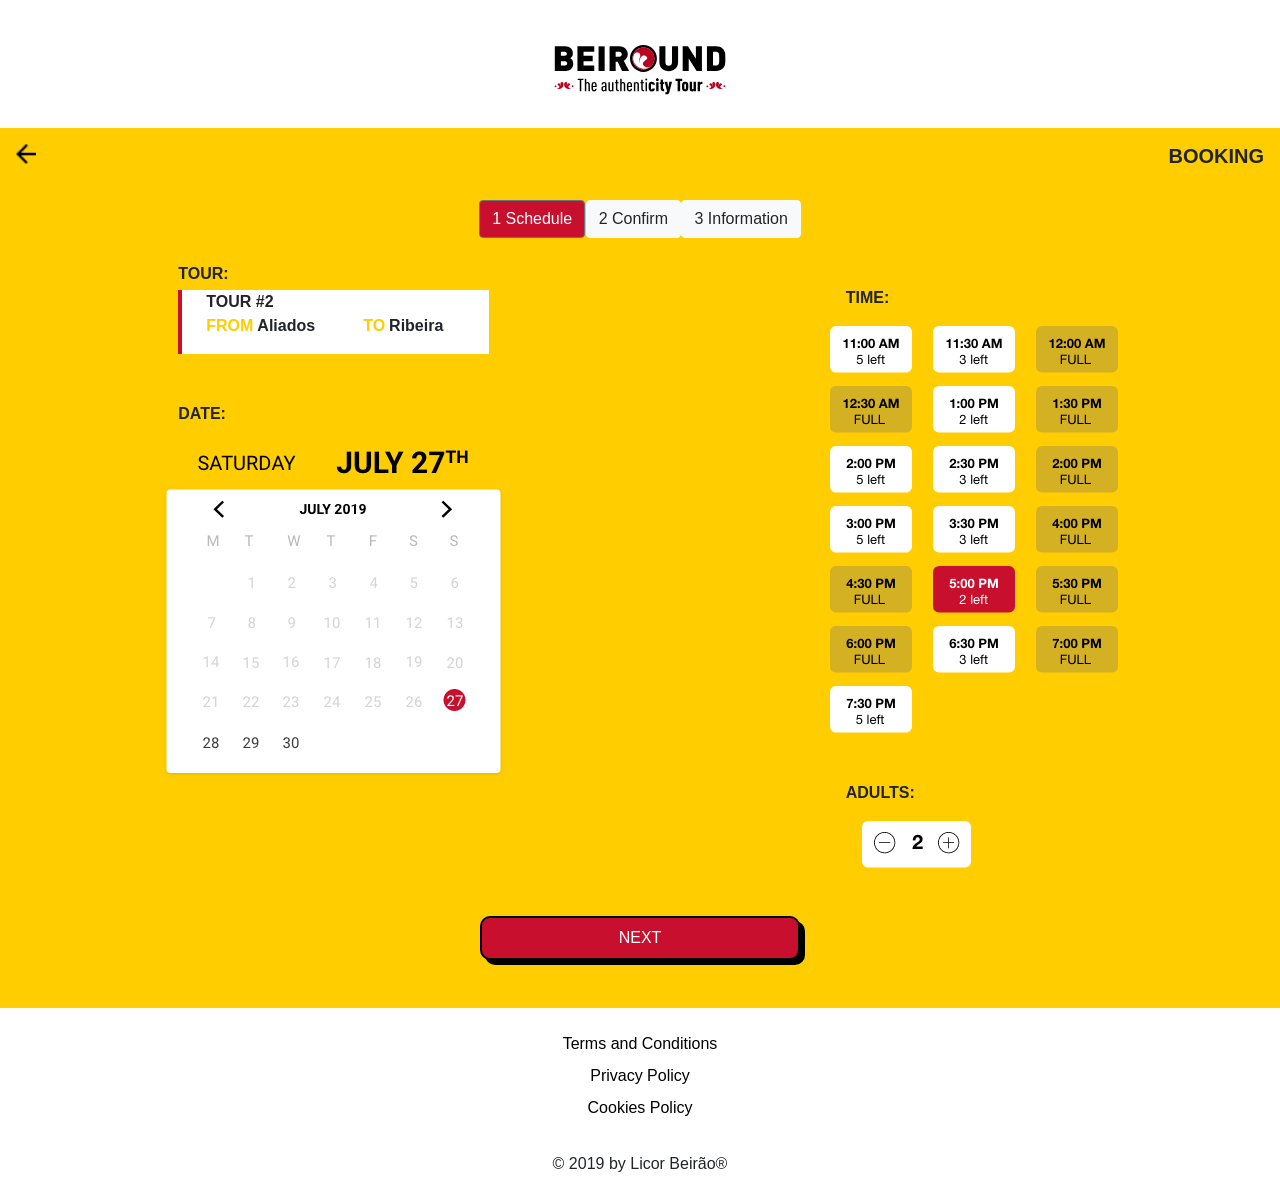
<file: pages/booking-schedule.html>
<!-- /*!
 * Copyright (C) 2019 Joao Paisana
 *
 * This program is free software: you can redistribute it and/or modify
 * it under the terms of the GNU General Public License as published by
 * the Free Software Foundation, either version 3 of the License, or
 * (at your option) any later version.
 *
 * This program is distributed in the hope that it will be useful,
 * but WITHOUT ANY WARRANTY; without even the implied warranty of
 * MERCHANTABILITY or FITNESS FOR A PARTICULAR PURPOSE.  See the
 * GNU General Public License for more details.
 *
 * You should have received a copy of the GNU General Public License
 * along with this program.  If not, see <http://www.gnu.org/licenses/>.
 */ -->

<!DOCTYPE html>
<html>

<head>
    <title>Booking</title>
    <meta charset="UTF-8">
    <meta name="viewport" content="width=device-width, initial-scale=1.0">
    <link type="text/css" rel="stylesheet" href="../css/styles.css" />
</head>

<body class="text-center">
    <header class="header" id="myHeader">
      <a href="../index.html">
        <img src="../assets/header.svg" alt="headerImg" height="80px" style="background-color: white">
      </a>
    </header>
    <div class="m-0 p-0" style="background-color: #FFCD00;">
        <div class="d-flex pr-3 pl-3 mb-4" style="justify-content: space-between">
          <a href="./book-now.html">
            <img src="../assets/back-arrow.png" alt="back-arrow" style="margin-top:1rem" height="20px">
          </a>
            <h5 style="margin-top:1rem;font-weight:bold">Booking</h5>
        </div>
        <div>
            <button type="button" class="btn btn-secondary" style="background-color:#C8102E">1 Schedule</button>
            <a href="./booking-confirm.html">
              <button type="button" class="btn btn-light" style="margin-left: -0.25rem;">2 Confirm</button>
            </a>
            <a href="./booking-info.html">
              <button type="button" class="btn btn-light" style="margin-left: -0.25rem;">3 Information</button>
            </a>
        </div>
        <div class="wrapper-all">
          <div class="wrapper-tour-calendar">
            <div class="d-flex flex-column text-left pr-3 pl-3 mt-4">
              <span class="span-bold mb-1">TOUR:</span>
              <div class="wrapper-tour pb-3" style="background-color: white;border-left:4px solid #C8102E">
                <span class="span-bold ml-4">TOUR #2</span>
                <div class="d-flex ml-4">
                    <div class="d-flex mr-5">
                        <span class="span-bold mr-1" style="color:#FFCD00;text-transform: uppercase">FROM</span>
                        <span class="span-bold">Aliados</span>
                      </div>
                      <div class="d-flex">
                          <span class="span-bold mr-1" style="color:#FFCD00;text-transform: uppercase">TO</span>
                          <span class="span-bold" >Ribeira</span>
                        </div>
                    </div>
                </div>
              </div>

          <div>
            <p class="text-left pl-3 pr-3 mt-5" style="font-weight:bold;text-transform: uppercase">DATE:</p>
            <div>
              <img src="../assets/calendar.png" alt="calendar">
            </div>
          </div>
        </div>
        <div class="wrapper-tour-schedule">
          <div class="schedule">
              <p class="text-left pl-3 pr-3 mt-5" style="font-weight:bold;text-transform: uppercase">time:</p>
            <img src="../assets/schedules.png" alt="schedule">
          </div>
          <div class="add-adult">
              <p class="text-left pl-3 pr-3 mt-5" style="font-weight:bold;text-transform: uppercase">adults:</p>
            <div class="wrapper-add d-flex">
              <img src="../assets/pax.png" alt="pax">
            </div>
          </div>
        </div>
      </div>
        <div class="mb-3 pb-5 mt-5">
          <a href="./booking-confirm.html">
            <button class="pt-2 pb-2" style="width:20rem;background-color:#C8102E;text-transform: uppercase; color:white;-webkit-box-shadow: 5px 5px 0px #000;
            -moz-box-shadow: 5px 5px 0px#000;
            box-shadow: 5px 5px 0px #000;
            border:2px solid black;border-radius: 10px">
              next
            </button>
          </a>
        </div>
      </div>
      <footer class="text-center mt-3">
        <div class="pb-3 pt-3">
            <a href="" class="gray" style="margin-top: -0.5rem;">Terms and Conditions</a>
            <a href="" class="gray" style="margin-top: -0.5rem;">Privacy Policy</a>
            <a href="" class="gray" style="margin-top: -0.5rem;">Cookies Policy</a>
        </div>
        <p> &copy; 2019 by Licor Beirão&reg; </p>
    </footer>
</body>


</html>
</file>
<file: css/styles.css>
@charset "UTF-8";
/*!
 * Copyright (C) 2019 Joao Paisana
 *
 * This program is free software: you can redistribute it and/or modify
 * it under the terms of the GNU General Public License as published by
 * the Free Software Foundation, either version 3 of the License, or
 * (at your option) any later version.
 *
 * This program is distributed in the hope that it will be useful,
 * but WITHOUT ANY WARRANTY; without even the implied warranty of
 * MERCHANTABILITY or FITNESS FOR A PARTICULAR PURPOSE.  See the
 * GNU General Public License for more details.
 *
 * You should have received a copy of the GNU General Public License
 * along with this program.  If not, see <http://www.gnu.org/licenses/>.
 */
/*!
 * Copyright (C) 2019 Joao Paisana
 *
 * This program is free software: you can redistribute it and/or modify
 * it under the terms of the GNU General Public License as published by
 * the Free Software Foundation, either version 3 of the License, or
 * (at your option) any later version.
 *
 * This program is distributed in the hope that it will be useful,
 * but WITHOUT ANY WARRANTY; without even the implied warranty of
 * MERCHANTABILITY or FITNESS FOR A PARTICULAR PURPOSE.  See the
 * GNU General Public License for more details.
 *
 * You should have received a copy of the GNU General Public License
 * along with this program.  If not, see <http://www.gnu.org/licenses/>.
 */
html, body {
  margin: 0;
  padding: 0;
  line-height: 19px;
  font-family: "Roboto", "Arial", sans-serif;
}

main {
  height: 100vh;
  padding: 1rem;
  width: 100%;
  background-image: url("../assets/background.png");
  background-color: #FFCD00;
  background-repeat: no-repeat;
  background-position: 50% 32%;
  overflow-x: hidden;
}

.header {
  justify-content: center;
  padding-bottom: 1.5rem;
  margin-top: 1.5rem;
}

.header-menu {
  display: none;
  font-weight: bold;
  font-size: 15px;
  text-transform: uppercase;
  margin-top: 2rem;
  padding-right: 1rem;
}

.sticky {
  background-color: white;
  justify-content: space-between;
  z-index: 100;
  padding-bottom: 0;
  margin-top: 0;
}
.sticky .header-menu {
  display: flex;
}

.wrapper-imgs {
  max-width: 100%;
}

.img-1 {
  height: 300px;
  margin-left: -13rem;
}

.img-2 {
  height: 70px;
  margin-top: 7.5rem;
  margin-left: -9rem;
}

.img-3 {
  height: 110px;
  margin-top: 7rem;
}

.img-4 {
  height: 200px;
  margin-left: -2rem;
  margin-top: 1.5rem;
}

.social-icons {
  list-style: none;
  justify-content: center;
  padding-top: 1.5rem;
  padding-bottom: 1.5rem;
  margin-right: 2.5rem;
}

.img-carrinha {
  width: 100%;
  height: 215px;
}

.auth {
  text-transform: uppercase;
}

.beirao {
  background-color: #FFCD00;
}

.wrapper-offers {
  padding-right: 2.5rem;
  padding-left: 2.5rem;
}

.offers {
  background-color: #C8102E;
}

.card-img-1 {
  height: 9rem;
  width: 100%;
  background-image: url("../assets/tour-1.png");
  background-repeat: no-repeat;
  background-size: cover;
}

.card-img-2 {
  height: 9rem;
  width: 100%;
  background-image: url("../assets/tour-2.png");
  background-repeat: no-repeat;
  background-size: cover;
}

.card-img-3 {
  height: 9rem;
  width: 100%;
  background-image: url("../assets/tour-3.png");
  background-repeat: no-repeat;
  background-size: cover;
}

.content {
  padding: 16px;
}

.sticky {
  position: fixed;
  top: 0;
  width: 100%;
}
.sticky + .content {
  padding-top: 102px;
}

.offers-desc {
  font-size: 17px;
  color: white;
}

.span-regular {
  font-size: 16px;
  font-weight: normal;
  color: black;
}

.span-bold {
  font-size: 16px;
  font-weight: bold;
}

h2 {
  line-height: 38px;
  font-weight: normal;
  font-size: 36px;
  text-transform: uppercase;
}

.title-offers {
  font-size: 30px;
  font-weight: bold;
  color: #FFCD00;
  margin-bottom: 1rem;
  margin-top: 1rem;
}

h4 {
  line-height: 38px;
  font-size: 31px;
}

h5 {
  font-size: 20px;
  text-transform: uppercase;
  font-weight: normal;
}

.card-title {
  font-weight: bold;
  margin: 0;
  color: #FFCD00;
}

.wrapper-button {
  justify-content: center;
}

.info-list {
  color: white;
  align-items: center;
}

.carousel-item {
  margin-top: 2rem;
}

.card-tour {
  margin-top: 2rem;
  margin-left: 1rem;
  margin-right: 1rem;
  -webkit-box-shadow: 0px 3px 6px #707070;
  -moz-box-shadow: 0px 3px 6px #707070;
  box-shadow: 0px 3px 6px #707070;
}

.reviews {
  background-color: #C8102E;
  padding-bottom: 1rem;
}

.find-us {
  background-color: #C8102E;
}
.find-us .social-icons {
  width: 100%;
  padding-right: 3rem;
  background-color: #FFCD00;
}

.tour-title {
  font-size: 19px;
  color: white;
  font-weight: bold;
}

.tour-number {
  font-size: 31px;
  color: white;
  font-weight: bold;
}

button {
  background-color: transparent;
  border: 0;
}
button:focus {
  outline: none;
}

.route1, .route2 {
  display: none;
}

.active .item-map {
  color: white !important;
}
.active .item-map:active, .active .item-map:hover, .active .item-map:focus {
  color: #FFCD00 !important;
  border-bottom: 4px solid white !important;
}

.active:focus {
  outline: 0;
}

.item-map {
  color: white;
  padding-bottom: 1px;
}

.nav-tabs {
  justify-content: center;
  border-bottom: 0 !important;
  text-transform: uppercase;
  font-size: 16px;
  font-weight: bold;
}

.pin-img {
  margin-top: 0.7rem;
}

.sub-title {
  margin-bottom: 1.5rem;
  padding-top: 1.5rem;
  font-weight: bold;
}

.review {
  color: white;
}

.title-offers {
  text-transform: uppercase;
}

.location {
  justify-content: center;
}

.header-desktop {
  display: none;
}

.container-images {
  max-width: fit-content;
  overflow-x: hidden;
}

@media (min-width: 576px) {
  .wrapper-imgs {
    justify-content: center;
    margin: 3rem -6rem;
  }

  .img-1 {
    margin-left: 0;
  }

  .img-carrinha {
    width: 500px;
  }
}
@media (min-width: 768px) {
  .wrapper-imgs {
    transform: scale(1.5);
  }

  .header-desktop {
    display: none;
  }

  .header-menu {
    display: none;
  }

  .sticky .header-menu {
    display: none;
  }
  .sticky .header-desktop {
    display: flex;
    margin-top: 1.5rem;
  }
  .sticky .header-desktop .header-item {
    margin-right: 1.5rem;
    color: black !important;
    font-weight: bold;
  }

  .img-carrinha {
    width: 700px;
    height: 350px;
  }

  .wrapper-offers {
    display: flex;
    margin-left: 5rem;
    justify-content: center;
  }

  .desktop-offers {
    display: flex;
    flex-direction: column;
    margin-right: 7rem;
  }

  .desktop-tour {
    display: flex;
    justify-content: center;
  }

  .wrapper-button-desktop {
    display: flex;
    flex-direction: column;
  }
}
/*!
 * Copyright (C) 2019 Joao Paisana
 *
 * This program is free software: you can redistribute it and/or modify
 * it under the terms of the GNU General Public License as published by
 * the Free Software Foundation, either version 3 of the License, or
 * (at your option) any later version.
 *
 * This program is distributed in the hope that it will be useful,
 * but WITHOUT ANY WARRANTY; without even the implied warranty of
 * MERCHANTABILITY or FITNESS FOR A PARTICULAR PURPOSE.  See the
 * GNU General Public License for more details.
 *
 * You should have received a copy of the GNU General Public License
 * along with this program.  If not, see <http://www.gnu.org/licenses/>.
 */
/*!
 * Copyright (C) 2019 Joao Paisana
 *
 * This program is free software: you can redistribute it and/or modify
 * it under the terms of the GNU General Public License as published by
 * the Free Software Foundation, either version 3 of the License, or
 * (at your option) any later version.
 *
 * This program is distributed in the hope that it will be useful,
 * but WITHOUT ANY WARRANTY; without even the implied warranty of
 * MERCHANTABILITY or FITNESS FOR A PARTICULAR PURPOSE.  See the
 * GNU General Public License for more details.
 *
 * You should have received a copy of the GNU General Public License
 * along with this program.  If not, see <http://www.gnu.org/licenses/>.
 */
.wrapper-add {
  margin-left: 2rem;
}

@media (min-width: 768px) {
  .wrapper-all {
    display: flex;
    justify-content: space-around;
  }

  .wrapper-tour-calendar {
    display: flex;
    flex-direction: column;
  }

  .wrapper-tour-schedule {
    display: flex;
    flex-direction: column;
  }
}
/*!
 * Copyright (C) 2019 Joao Paisana
 *
 * This program is free software: you can redistribute it and/or modify
 * it under the terms of the GNU General Public License as published by
 * the Free Software Foundation, either version 3 of the License, or
 * (at your option) any later version.
 *
 * This program is distributed in the hope that it will be useful,
 * but WITHOUT ANY WARRANTY; without even the implied warranty of
 * MERCHANTABILITY or FITNESS FOR A PARTICULAR PURPOSE.  See the
 * GNU General Public License for more details.
 *
 * You should have received a copy of the GNU General Public License
 * along with this program.  If not, see <http://www.gnu.org/licenses/>.
 */
.input-item {
  padding: 1rem;
}

.wrapper-destination {
  background-color: white;
  border-radius: 4px;
  margin: 0 1rem;
}

.tour-confirm {
  justify-content: space-around;
}

/*!
 * Copyright (C) 2019 Joao Paisana
 *
 * This program is free software: you can redistribute it and/or modify
 * it under the terms of the GNU General Public License as published by
 * the Free Software Foundation, either version 3 of the License, or
 * (at your option) any later version.
 *
 * This program is distributed in the hope that it will be useful,
 * but WITHOUT ANY WARRANTY; without even the implied warranty of
 * MERCHANTABILITY or FITNESS FOR A PARTICULAR PURPOSE.  See the
 * GNU General Public License for more details.
 *
 * You should have received a copy of the GNU General Public License
 * along with this program.  If not, see <http://www.gnu.org/licenses/>.
 */
.wrapper-check {
  align-items: end;
}

.align {
  display: flex;
  justify-content: center;
  margin-left: 20%;
}

/*!
 * Copyright (C) 2019 Joao Paisana
 *
 * This program is free software: you can redistribute it and/or modify
 * it under the terms of the GNU General Public License as published by
 * the Free Software Foundation, either version 3 of the License, or
 * (at your option) any later version.
 *
 * This program is distributed in the hope that it will be useful,
 * but WITHOUT ANY WARRANTY; without even the implied warranty of
 * MERCHANTABILITY or FITNESS FOR A PARTICULAR PURPOSE.  See the
 * GNU General Public License for more details.
 *
 * You should have received a copy of the GNU General Public License
 * along with this program.  If not, see <http://www.gnu.org/licenses/>.
 */
.gray {
  color: black;
  display: flex;
  flex-direction: column;
  margin-bottom: 1rem;
}

/*!
 * Bootstrap v4.3.1 (https://getbootstrap.com/)
 * Copyright 2011-2019 The Bootstrap Authors
 * Copyright 2011-2019 Twitter, Inc.
 * Licensed under MIT (https://github.com/twbs/bootstrap/blob/master/LICENSE)
 */
:root {
  --blue: #007bff;
  --indigo: #6610f2;
  --purple: #6f42c1;
  --pink: #e83e8c;
  --red: #dc3545;
  --orange: #fd7e14;
  --yellow: #ffc107;
  --green: #28a745;
  --teal: #20c997;
  --cyan: #17a2b8;
  --white: #fff;
  --gray: #6c757d;
  --gray-dark: #343a40;
  --primary: #007bff;
  --secondary: #6c757d;
  --success: #28a745;
  --info: #17a2b8;
  --warning: #ffc107;
  --danger: #dc3545;
  --light: #f8f9fa;
  --dark: #343a40;
  --breakpoint-xs: 0;
  --breakpoint-sm: 576px;
  --breakpoint-md: 768px;
  --breakpoint-lg: 992px;
  --breakpoint-xl: 1200px;
  --font-family-sans-serif: -apple-system, BlinkMacSystemFont, "Segoe UI", Roboto, "Helvetica Neue", Arial, "Noto Sans", sans-serif, "Apple Color Emoji", "Segoe UI Emoji", "Segoe UI Symbol", "Noto Color Emoji";
  --font-family-monospace: SFMono-Regular, Menlo, Monaco, Consolas, "Liberation Mono", "Courier New", monospace;
}

*,
*::before,
*::after {
  box-sizing: border-box;
}

html {
  font-family: sans-serif;
  line-height: 1.15;
  -webkit-text-size-adjust: 100%;
  -webkit-tap-highlight-color: rgba(0, 0, 0, 0);
}

article, aside, figcaption, figure, footer, header, hgroup, main, nav, section {
  display: block;
}

body {
  margin: 0;
  font-family: -apple-system, BlinkMacSystemFont, "Segoe UI", Roboto, "Helvetica Neue", Arial, "Noto Sans", sans-serif, "Apple Color Emoji", "Segoe UI Emoji", "Segoe UI Symbol", "Noto Color Emoji";
  font-size: 1rem;
  font-weight: 400;
  line-height: 1.5;
  color: #212529;
  text-align: left;
  background-color: #fff;
}

[tabindex="-1"]:focus {
  outline: 0 !important;
}

hr {
  box-sizing: content-box;
  height: 0;
  overflow: visible;
}

h1, h2, h3, h4, h5, h6 {
  margin-top: 0;
  margin-bottom: 0.5rem;
}

p {
  margin-top: 0;
  margin-bottom: 1rem;
}

abbr[title],
abbr[data-original-title] {
  text-decoration: underline;
  text-decoration: underline dotted;
  cursor: help;
  border-bottom: 0;
  text-decoration-skip-ink: none;
}

address {
  margin-bottom: 1rem;
  font-style: normal;
  line-height: inherit;
}

ol,
ul,
dl {
  margin-top: 0;
  margin-bottom: 1rem;
}

ol ol,
ul ul,
ol ul,
ul ol {
  margin-bottom: 0;
}

dt {
  font-weight: 700;
}

dd {
  margin-bottom: 0.5rem;
  margin-left: 0;
}

blockquote {
  margin: 0 0 1rem;
}

b,
strong {
  font-weight: bolder;
}

small {
  font-size: 80%;
}

sub,
sup {
  position: relative;
  font-size: 75%;
  line-height: 0;
  vertical-align: baseline;
}

sub {
  bottom: -0.25em;
}

sup {
  top: -0.5em;
}

a {
  color: #007bff;
  text-decoration: none;
  background-color: transparent;
}
a:hover {
  color: #0056b3;
  text-decoration: underline;
}

a:not([href]):not([tabindex]) {
  color: inherit;
  text-decoration: none;
}
a:not([href]):not([tabindex]):hover, a:not([href]):not([tabindex]):focus {
  color: inherit;
  text-decoration: none;
}
a:not([href]):not([tabindex]):focus {
  outline: 0;
}

pre,
code,
kbd,
samp {
  font-family: SFMono-Regular, Menlo, Monaco, Consolas, "Liberation Mono", "Courier New", monospace;
  font-size: 1em;
}

pre {
  margin-top: 0;
  margin-bottom: 1rem;
  overflow: auto;
}

figure {
  margin: 0 0 1rem;
}

img {
  vertical-align: middle;
  border-style: none;
}

svg {
  overflow: hidden;
  vertical-align: middle;
}

table {
  border-collapse: collapse;
}

caption {
  padding-top: 0.75rem;
  padding-bottom: 0.75rem;
  color: #6c757d;
  text-align: left;
  caption-side: bottom;
}

th {
  text-align: inherit;
}

label {
  display: inline-block;
  margin-bottom: 0.5rem;
}

button {
  border-radius: 0;
}

button:focus {
  outline: 1px dotted;
  outline: 5px auto -webkit-focus-ring-color;
}

input,
button,
select,
optgroup,
textarea {
  margin: 0;
  font-family: inherit;
  font-size: inherit;
  line-height: inherit;
}

button,
input {
  overflow: visible;
}

button,
select {
  text-transform: none;
}

select {
  word-wrap: normal;
}

button,
[type=button],
[type=reset],
[type=submit] {
  -webkit-appearance: button;
}

button:not(:disabled),
[type=button]:not(:disabled),
[type=reset]:not(:disabled),
[type=submit]:not(:disabled) {
  cursor: pointer;
}

button::-moz-focus-inner,
[type=button]::-moz-focus-inner,
[type=reset]::-moz-focus-inner,
[type=submit]::-moz-focus-inner {
  padding: 0;
  border-style: none;
}

input[type=radio],
input[type=checkbox] {
  box-sizing: border-box;
  padding: 0;
}

input[type=date],
input[type=time],
input[type=datetime-local],
input[type=month] {
  -webkit-appearance: listbox;
}

textarea {
  overflow: auto;
  resize: vertical;
}

fieldset {
  min-width: 0;
  padding: 0;
  margin: 0;
  border: 0;
}

legend {
  display: block;
  width: 100%;
  max-width: 100%;
  padding: 0;
  margin-bottom: 0.5rem;
  font-size: 1.5rem;
  line-height: inherit;
  color: inherit;
  white-space: normal;
}

progress {
  vertical-align: baseline;
}

[type=number]::-webkit-inner-spin-button,
[type=number]::-webkit-outer-spin-button {
  height: auto;
}

[type=search] {
  outline-offset: -2px;
  -webkit-appearance: none;
}

[type=search]::-webkit-search-decoration {
  -webkit-appearance: none;
}

::-webkit-file-upload-button {
  font: inherit;
  -webkit-appearance: button;
}

output {
  display: inline-block;
}

summary {
  display: list-item;
  cursor: pointer;
}

template {
  display: none;
}

[hidden] {
  display: none !important;
}

h1, h2, h3, h4, h5, h6,
.h1, .h2, .h3, .h4, .h5, .h6 {
  margin-bottom: 0.5rem;
  font-weight: 500;
  line-height: 1.2;
}

h1, .h1 {
  font-size: 2.5rem;
}

h2, .h2 {
  font-size: 2rem;
}

h3, .h3 {
  font-size: 1.75rem;
}

h4, .h4 {
  font-size: 1.5rem;
}

h5, .h5 {
  font-size: 1.25rem;
}

h6, .h6 {
  font-size: 1rem;
}

.lead {
  font-size: 1.25rem;
  font-weight: 300;
}

.display-1 {
  font-size: 6rem;
  font-weight: 300;
  line-height: 1.2;
}

.display-2 {
  font-size: 5.5rem;
  font-weight: 300;
  line-height: 1.2;
}

.display-3 {
  font-size: 4.5rem;
  font-weight: 300;
  line-height: 1.2;
}

.display-4 {
  font-size: 3.5rem;
  font-weight: 300;
  line-height: 1.2;
}

hr {
  margin-top: 1rem;
  margin-bottom: 1rem;
  border: 0;
  border-top: 1px solid rgba(0, 0, 0, 0.1);
}

small,
.small {
  font-size: 80%;
  font-weight: 400;
}

mark,
.mark {
  padding: 0.2em;
  background-color: #fcf8e3;
}

.list-unstyled {
  padding-left: 0;
  list-style: none;
}

.list-inline {
  padding-left: 0;
  list-style: none;
}

.list-inline-item {
  display: inline-block;
}
.list-inline-item:not(:last-child) {
  margin-right: 0.5rem;
}

.initialism {
  font-size: 90%;
  text-transform: uppercase;
}

.blockquote {
  margin-bottom: 1rem;
  font-size: 1.25rem;
}

.blockquote-footer {
  display: block;
  font-size: 80%;
  color: #6c757d;
}
.blockquote-footer::before {
  content: "— ";
}

.img-fluid {
  max-width: 100%;
  height: auto;
}

.img-thumbnail {
  padding: 0.25rem;
  background-color: #fff;
  border: 1px solid #dee2e6;
  border-radius: 0.25rem;
  max-width: 100%;
  height: auto;
}

.figure {
  display: inline-block;
}

.figure-img {
  margin-bottom: 0.5rem;
  line-height: 1;
}

.figure-caption {
  font-size: 90%;
  color: #6c757d;
}

code {
  font-size: 87.5%;
  color: #e83e8c;
  word-break: break-word;
}
a > code {
  color: inherit;
}

kbd {
  padding: 0.2rem 0.4rem;
  font-size: 87.5%;
  color: #fff;
  background-color: #212529;
  border-radius: 0.2rem;
}
kbd kbd {
  padding: 0;
  font-size: 100%;
  font-weight: 700;
}

pre {
  display: block;
  font-size: 87.5%;
  color: #212529;
}
pre code {
  font-size: inherit;
  color: inherit;
  word-break: normal;
}

.pre-scrollable {
  max-height: 340px;
  overflow-y: scroll;
}

.container {
  width: 100%;
  padding-right: 15px;
  padding-left: 15px;
  margin-right: auto;
  margin-left: auto;
}
@media (min-width: 576px) {
  .container {
    max-width: 540px;
  }
}
@media (min-width: 768px) {
  .container {
    max-width: 720px;
  }
}
@media (min-width: 992px) {
  .container {
    max-width: 960px;
  }
}
@media (min-width: 1200px) {
  .container {
    max-width: 1140px;
  }
}

.container-fluid {
  width: 100%;
  padding-right: 15px;
  padding-left: 15px;
  margin-right: auto;
  margin-left: auto;
}

.row {
  display: flex;
  flex-wrap: wrap;
  margin-right: -15px;
  margin-left: -15px;
}

.no-gutters {
  margin-right: 0;
  margin-left: 0;
}
.no-gutters > .col,
.no-gutters > [class*=col-] {
  padding-right: 0;
  padding-left: 0;
}

.col-xl,
.col-xl-auto, .col-xl-12, .col-xl-11, .col-xl-10, .col-xl-9, .col-xl-8, .col-xl-7, .col-xl-6, .col-xl-5, .col-xl-4, .col-xl-3, .col-xl-2, .col-xl-1, .col-lg,
.col-lg-auto, .col-lg-12, .col-lg-11, .col-lg-10, .col-lg-9, .col-lg-8, .col-lg-7, .col-lg-6, .col-lg-5, .col-lg-4, .col-lg-3, .col-lg-2, .col-lg-1, .col-md,
.col-md-auto, .col-md-12, .col-md-11, .col-md-10, .col-md-9, .col-md-8, .col-md-7, .col-md-6, .col-md-5, .col-md-4, .col-md-3, .col-md-2, .col-md-1, .col-sm,
.col-sm-auto, .col-sm-12, .col-sm-11, .col-sm-10, .col-sm-9, .col-sm-8, .col-sm-7, .col-sm-6, .col-sm-5, .col-sm-4, .col-sm-3, .col-sm-2, .col-sm-1, .col,
.col-auto, .col-12, .col-11, .col-10, .col-9, .col-8, .col-7, .col-6, .col-5, .col-4, .col-3, .col-2, .col-1 {
  position: relative;
  width: 100%;
  padding-right: 15px;
  padding-left: 15px;
}

.col {
  flex-basis: 0;
  flex-grow: 1;
  max-width: 100%;
}

.col-auto {
  flex: 0 0 auto;
  width: auto;
  max-width: 100%;
}

.col-1 {
  flex: 0 0 8.3333333333%;
  max-width: 8.3333333333%;
}

.col-2 {
  flex: 0 0 16.6666666667%;
  max-width: 16.6666666667%;
}

.col-3 {
  flex: 0 0 25%;
  max-width: 25%;
}

.col-4 {
  flex: 0 0 33.3333333333%;
  max-width: 33.3333333333%;
}

.col-5 {
  flex: 0 0 41.6666666667%;
  max-width: 41.6666666667%;
}

.col-6 {
  flex: 0 0 50%;
  max-width: 50%;
}

.col-7 {
  flex: 0 0 58.3333333333%;
  max-width: 58.3333333333%;
}

.col-8 {
  flex: 0 0 66.6666666667%;
  max-width: 66.6666666667%;
}

.col-9 {
  flex: 0 0 75%;
  max-width: 75%;
}

.col-10 {
  flex: 0 0 83.3333333333%;
  max-width: 83.3333333333%;
}

.col-11 {
  flex: 0 0 91.6666666667%;
  max-width: 91.6666666667%;
}

.col-12 {
  flex: 0 0 100%;
  max-width: 100%;
}

.order-first {
  order: -1;
}

.order-last {
  order: 13;
}

.order-0 {
  order: 0;
}

.order-1 {
  order: 1;
}

.order-2 {
  order: 2;
}

.order-3 {
  order: 3;
}

.order-4 {
  order: 4;
}

.order-5 {
  order: 5;
}

.order-6 {
  order: 6;
}

.order-7 {
  order: 7;
}

.order-8 {
  order: 8;
}

.order-9 {
  order: 9;
}

.order-10 {
  order: 10;
}

.order-11 {
  order: 11;
}

.order-12 {
  order: 12;
}

.offset-1 {
  margin-left: 8.3333333333%;
}

.offset-2 {
  margin-left: 16.6666666667%;
}

.offset-3 {
  margin-left: 25%;
}

.offset-4 {
  margin-left: 33.3333333333%;
}

.offset-5 {
  margin-left: 41.6666666667%;
}

.offset-6 {
  margin-left: 50%;
}

.offset-7 {
  margin-left: 58.3333333333%;
}

.offset-8 {
  margin-left: 66.6666666667%;
}

.offset-9 {
  margin-left: 75%;
}

.offset-10 {
  margin-left: 83.3333333333%;
}

.offset-11 {
  margin-left: 91.6666666667%;
}

@media (min-width: 576px) {
  .col-sm {
    flex-basis: 0;
    flex-grow: 1;
    max-width: 100%;
  }

  .col-sm-auto {
    flex: 0 0 auto;
    width: auto;
    max-width: 100%;
  }

  .col-sm-1 {
    flex: 0 0 8.3333333333%;
    max-width: 8.3333333333%;
  }

  .col-sm-2 {
    flex: 0 0 16.6666666667%;
    max-width: 16.6666666667%;
  }

  .col-sm-3 {
    flex: 0 0 25%;
    max-width: 25%;
  }

  .col-sm-4 {
    flex: 0 0 33.3333333333%;
    max-width: 33.3333333333%;
  }

  .col-sm-5 {
    flex: 0 0 41.6666666667%;
    max-width: 41.6666666667%;
  }

  .col-sm-6 {
    flex: 0 0 50%;
    max-width: 50%;
  }

  .col-sm-7 {
    flex: 0 0 58.3333333333%;
    max-width: 58.3333333333%;
  }

  .col-sm-8 {
    flex: 0 0 66.6666666667%;
    max-width: 66.6666666667%;
  }

  .col-sm-9 {
    flex: 0 0 75%;
    max-width: 75%;
  }

  .col-sm-10 {
    flex: 0 0 83.3333333333%;
    max-width: 83.3333333333%;
  }

  .col-sm-11 {
    flex: 0 0 91.6666666667%;
    max-width: 91.6666666667%;
  }

  .col-sm-12 {
    flex: 0 0 100%;
    max-width: 100%;
  }

  .order-sm-first {
    order: -1;
  }

  .order-sm-last {
    order: 13;
  }

  .order-sm-0 {
    order: 0;
  }

  .order-sm-1 {
    order: 1;
  }

  .order-sm-2 {
    order: 2;
  }

  .order-sm-3 {
    order: 3;
  }

  .order-sm-4 {
    order: 4;
  }

  .order-sm-5 {
    order: 5;
  }

  .order-sm-6 {
    order: 6;
  }

  .order-sm-7 {
    order: 7;
  }

  .order-sm-8 {
    order: 8;
  }

  .order-sm-9 {
    order: 9;
  }

  .order-sm-10 {
    order: 10;
  }

  .order-sm-11 {
    order: 11;
  }

  .order-sm-12 {
    order: 12;
  }

  .offset-sm-0 {
    margin-left: 0;
  }

  .offset-sm-1 {
    margin-left: 8.3333333333%;
  }

  .offset-sm-2 {
    margin-left: 16.6666666667%;
  }

  .offset-sm-3 {
    margin-left: 25%;
  }

  .offset-sm-4 {
    margin-left: 33.3333333333%;
  }

  .offset-sm-5 {
    margin-left: 41.6666666667%;
  }

  .offset-sm-6 {
    margin-left: 50%;
  }

  .offset-sm-7 {
    margin-left: 58.3333333333%;
  }

  .offset-sm-8 {
    margin-left: 66.6666666667%;
  }

  .offset-sm-9 {
    margin-left: 75%;
  }

  .offset-sm-10 {
    margin-left: 83.3333333333%;
  }

  .offset-sm-11 {
    margin-left: 91.6666666667%;
  }
}
@media (min-width: 768px) {
  .col-md {
    flex-basis: 0;
    flex-grow: 1;
    max-width: 100%;
  }

  .col-md-auto {
    flex: 0 0 auto;
    width: auto;
    max-width: 100%;
  }

  .col-md-1 {
    flex: 0 0 8.3333333333%;
    max-width: 8.3333333333%;
  }

  .col-md-2 {
    flex: 0 0 16.6666666667%;
    max-width: 16.6666666667%;
  }

  .col-md-3 {
    flex: 0 0 25%;
    max-width: 25%;
  }

  .col-md-4 {
    flex: 0 0 33.3333333333%;
    max-width: 33.3333333333%;
  }

  .col-md-5 {
    flex: 0 0 41.6666666667%;
    max-width: 41.6666666667%;
  }

  .col-md-6 {
    flex: 0 0 50%;
    max-width: 50%;
  }

  .col-md-7 {
    flex: 0 0 58.3333333333%;
    max-width: 58.3333333333%;
  }

  .col-md-8 {
    flex: 0 0 66.6666666667%;
    max-width: 66.6666666667%;
  }

  .col-md-9 {
    flex: 0 0 75%;
    max-width: 75%;
  }

  .col-md-10 {
    flex: 0 0 83.3333333333%;
    max-width: 83.3333333333%;
  }

  .col-md-11 {
    flex: 0 0 91.6666666667%;
    max-width: 91.6666666667%;
  }

  .col-md-12 {
    flex: 0 0 100%;
    max-width: 100%;
  }

  .order-md-first {
    order: -1;
  }

  .order-md-last {
    order: 13;
  }

  .order-md-0 {
    order: 0;
  }

  .order-md-1 {
    order: 1;
  }

  .order-md-2 {
    order: 2;
  }

  .order-md-3 {
    order: 3;
  }

  .order-md-4 {
    order: 4;
  }

  .order-md-5 {
    order: 5;
  }

  .order-md-6 {
    order: 6;
  }

  .order-md-7 {
    order: 7;
  }

  .order-md-8 {
    order: 8;
  }

  .order-md-9 {
    order: 9;
  }

  .order-md-10 {
    order: 10;
  }

  .order-md-11 {
    order: 11;
  }

  .order-md-12 {
    order: 12;
  }

  .offset-md-0 {
    margin-left: 0;
  }

  .offset-md-1 {
    margin-left: 8.3333333333%;
  }

  .offset-md-2 {
    margin-left: 16.6666666667%;
  }

  .offset-md-3 {
    margin-left: 25%;
  }

  .offset-md-4 {
    margin-left: 33.3333333333%;
  }

  .offset-md-5 {
    margin-left: 41.6666666667%;
  }

  .offset-md-6 {
    margin-left: 50%;
  }

  .offset-md-7 {
    margin-left: 58.3333333333%;
  }

  .offset-md-8 {
    margin-left: 66.6666666667%;
  }

  .offset-md-9 {
    margin-left: 75%;
  }

  .offset-md-10 {
    margin-left: 83.3333333333%;
  }

  .offset-md-11 {
    margin-left: 91.6666666667%;
  }
}
@media (min-width: 992px) {
  .col-lg {
    flex-basis: 0;
    flex-grow: 1;
    max-width: 100%;
  }

  .col-lg-auto {
    flex: 0 0 auto;
    width: auto;
    max-width: 100%;
  }

  .col-lg-1 {
    flex: 0 0 8.3333333333%;
    max-width: 8.3333333333%;
  }

  .col-lg-2 {
    flex: 0 0 16.6666666667%;
    max-width: 16.6666666667%;
  }

  .col-lg-3 {
    flex: 0 0 25%;
    max-width: 25%;
  }

  .col-lg-4 {
    flex: 0 0 33.3333333333%;
    max-width: 33.3333333333%;
  }

  .col-lg-5 {
    flex: 0 0 41.6666666667%;
    max-width: 41.6666666667%;
  }

  .col-lg-6 {
    flex: 0 0 50%;
    max-width: 50%;
  }

  .col-lg-7 {
    flex: 0 0 58.3333333333%;
    max-width: 58.3333333333%;
  }

  .col-lg-8 {
    flex: 0 0 66.6666666667%;
    max-width: 66.6666666667%;
  }

  .col-lg-9 {
    flex: 0 0 75%;
    max-width: 75%;
  }

  .col-lg-10 {
    flex: 0 0 83.3333333333%;
    max-width: 83.3333333333%;
  }

  .col-lg-11 {
    flex: 0 0 91.6666666667%;
    max-width: 91.6666666667%;
  }

  .col-lg-12 {
    flex: 0 0 100%;
    max-width: 100%;
  }

  .order-lg-first {
    order: -1;
  }

  .order-lg-last {
    order: 13;
  }

  .order-lg-0 {
    order: 0;
  }

  .order-lg-1 {
    order: 1;
  }

  .order-lg-2 {
    order: 2;
  }

  .order-lg-3 {
    order: 3;
  }

  .order-lg-4 {
    order: 4;
  }

  .order-lg-5 {
    order: 5;
  }

  .order-lg-6 {
    order: 6;
  }

  .order-lg-7 {
    order: 7;
  }

  .order-lg-8 {
    order: 8;
  }

  .order-lg-9 {
    order: 9;
  }

  .order-lg-10 {
    order: 10;
  }

  .order-lg-11 {
    order: 11;
  }

  .order-lg-12 {
    order: 12;
  }

  .offset-lg-0 {
    margin-left: 0;
  }

  .offset-lg-1 {
    margin-left: 8.3333333333%;
  }

  .offset-lg-2 {
    margin-left: 16.6666666667%;
  }

  .offset-lg-3 {
    margin-left: 25%;
  }

  .offset-lg-4 {
    margin-left: 33.3333333333%;
  }

  .offset-lg-5 {
    margin-left: 41.6666666667%;
  }

  .offset-lg-6 {
    margin-left: 50%;
  }

  .offset-lg-7 {
    margin-left: 58.3333333333%;
  }

  .offset-lg-8 {
    margin-left: 66.6666666667%;
  }

  .offset-lg-9 {
    margin-left: 75%;
  }

  .offset-lg-10 {
    margin-left: 83.3333333333%;
  }

  .offset-lg-11 {
    margin-left: 91.6666666667%;
  }
}
@media (min-width: 1200px) {
  .col-xl {
    flex-basis: 0;
    flex-grow: 1;
    max-width: 100%;
  }

  .col-xl-auto {
    flex: 0 0 auto;
    width: auto;
    max-width: 100%;
  }

  .col-xl-1 {
    flex: 0 0 8.3333333333%;
    max-width: 8.3333333333%;
  }

  .col-xl-2 {
    flex: 0 0 16.6666666667%;
    max-width: 16.6666666667%;
  }

  .col-xl-3 {
    flex: 0 0 25%;
    max-width: 25%;
  }

  .col-xl-4 {
    flex: 0 0 33.3333333333%;
    max-width: 33.3333333333%;
  }

  .col-xl-5 {
    flex: 0 0 41.6666666667%;
    max-width: 41.6666666667%;
  }

  .col-xl-6 {
    flex: 0 0 50%;
    max-width: 50%;
  }

  .col-xl-7 {
    flex: 0 0 58.3333333333%;
    max-width: 58.3333333333%;
  }

  .col-xl-8 {
    flex: 0 0 66.6666666667%;
    max-width: 66.6666666667%;
  }

  .col-xl-9 {
    flex: 0 0 75%;
    max-width: 75%;
  }

  .col-xl-10 {
    flex: 0 0 83.3333333333%;
    max-width: 83.3333333333%;
  }

  .col-xl-11 {
    flex: 0 0 91.6666666667%;
    max-width: 91.6666666667%;
  }

  .col-xl-12 {
    flex: 0 0 100%;
    max-width: 100%;
  }

  .order-xl-first {
    order: -1;
  }

  .order-xl-last {
    order: 13;
  }

  .order-xl-0 {
    order: 0;
  }

  .order-xl-1 {
    order: 1;
  }

  .order-xl-2 {
    order: 2;
  }

  .order-xl-3 {
    order: 3;
  }

  .order-xl-4 {
    order: 4;
  }

  .order-xl-5 {
    order: 5;
  }

  .order-xl-6 {
    order: 6;
  }

  .order-xl-7 {
    order: 7;
  }

  .order-xl-8 {
    order: 8;
  }

  .order-xl-9 {
    order: 9;
  }

  .order-xl-10 {
    order: 10;
  }

  .order-xl-11 {
    order: 11;
  }

  .order-xl-12 {
    order: 12;
  }

  .offset-xl-0 {
    margin-left: 0;
  }

  .offset-xl-1 {
    margin-left: 8.3333333333%;
  }

  .offset-xl-2 {
    margin-left: 16.6666666667%;
  }

  .offset-xl-3 {
    margin-left: 25%;
  }

  .offset-xl-4 {
    margin-left: 33.3333333333%;
  }

  .offset-xl-5 {
    margin-left: 41.6666666667%;
  }

  .offset-xl-6 {
    margin-left: 50%;
  }

  .offset-xl-7 {
    margin-left: 58.3333333333%;
  }

  .offset-xl-8 {
    margin-left: 66.6666666667%;
  }

  .offset-xl-9 {
    margin-left: 75%;
  }

  .offset-xl-10 {
    margin-left: 83.3333333333%;
  }

  .offset-xl-11 {
    margin-left: 91.6666666667%;
  }
}
.table {
  width: 100%;
  margin-bottom: 1rem;
  color: #212529;
}
.table th,
.table td {
  padding: 0.75rem;
  vertical-align: top;
  border-top: 1px solid #dee2e6;
}
.table thead th {
  vertical-align: bottom;
  border-bottom: 2px solid #dee2e6;
}
.table tbody + tbody {
  border-top: 2px solid #dee2e6;
}

.table-sm th,
.table-sm td {
  padding: 0.3rem;
}

.table-bordered {
  border: 1px solid #dee2e6;
}
.table-bordered th,
.table-bordered td {
  border: 1px solid #dee2e6;
}
.table-bordered thead th,
.table-bordered thead td {
  border-bottom-width: 2px;
}

.table-borderless th,
.table-borderless td,
.table-borderless thead th,
.table-borderless tbody + tbody {
  border: 0;
}

.table-striped tbody tr:nth-of-type(odd) {
  background-color: rgba(0, 0, 0, 0.05);
}

.table-hover tbody tr:hover {
  color: #212529;
  background-color: rgba(0, 0, 0, 0.075);
}

.table-primary,
.table-primary > th,
.table-primary > td {
  background-color: #b8daff;
}
.table-primary th,
.table-primary td,
.table-primary thead th,
.table-primary tbody + tbody {
  border-color: #7abaff;
}

.table-hover .table-primary:hover {
  background-color: #9fcdff;
}
.table-hover .table-primary:hover > td,
.table-hover .table-primary:hover > th {
  background-color: #9fcdff;
}

.table-secondary,
.table-secondary > th,
.table-secondary > td {
  background-color: #d6d8db;
}
.table-secondary th,
.table-secondary td,
.table-secondary thead th,
.table-secondary tbody + tbody {
  border-color: #b3b7bb;
}

.table-hover .table-secondary:hover {
  background-color: #c8cbcf;
}
.table-hover .table-secondary:hover > td,
.table-hover .table-secondary:hover > th {
  background-color: #c8cbcf;
}

.table-success,
.table-success > th,
.table-success > td {
  background-color: #c3e6cb;
}
.table-success th,
.table-success td,
.table-success thead th,
.table-success tbody + tbody {
  border-color: #8fd19e;
}

.table-hover .table-success:hover {
  background-color: #b1dfbb;
}
.table-hover .table-success:hover > td,
.table-hover .table-success:hover > th {
  background-color: #b1dfbb;
}

.table-info,
.table-info > th,
.table-info > td {
  background-color: #bee5eb;
}
.table-info th,
.table-info td,
.table-info thead th,
.table-info tbody + tbody {
  border-color: #86cfda;
}

.table-hover .table-info:hover {
  background-color: #abdde5;
}
.table-hover .table-info:hover > td,
.table-hover .table-info:hover > th {
  background-color: #abdde5;
}

.table-warning,
.table-warning > th,
.table-warning > td {
  background-color: #ffeeba;
}
.table-warning th,
.table-warning td,
.table-warning thead th,
.table-warning tbody + tbody {
  border-color: #ffdf7e;
}

.table-hover .table-warning:hover {
  background-color: #ffe8a1;
}
.table-hover .table-warning:hover > td,
.table-hover .table-warning:hover > th {
  background-color: #ffe8a1;
}

.table-danger,
.table-danger > th,
.table-danger > td {
  background-color: #f5c6cb;
}
.table-danger th,
.table-danger td,
.table-danger thead th,
.table-danger tbody + tbody {
  border-color: #ed969e;
}

.table-hover .table-danger:hover {
  background-color: #f1b0b7;
}
.table-hover .table-danger:hover > td,
.table-hover .table-danger:hover > th {
  background-color: #f1b0b7;
}

.table-light,
.table-light > th,
.table-light > td {
  background-color: #fdfdfe;
}
.table-light th,
.table-light td,
.table-light thead th,
.table-light tbody + tbody {
  border-color: #fbfcfc;
}

.table-hover .table-light:hover {
  background-color: #ececf6;
}
.table-hover .table-light:hover > td,
.table-hover .table-light:hover > th {
  background-color: #ececf6;
}

.table-dark,
.table-dark > th,
.table-dark > td {
  background-color: #c6c8ca;
}
.table-dark th,
.table-dark td,
.table-dark thead th,
.table-dark tbody + tbody {
  border-color: #95999c;
}

.table-hover .table-dark:hover {
  background-color: #b9bbbe;
}
.table-hover .table-dark:hover > td,
.table-hover .table-dark:hover > th {
  background-color: #b9bbbe;
}

.table-active,
.table-active > th,
.table-active > td {
  background-color: rgba(0, 0, 0, 0.075);
}

.table-hover .table-active:hover {
  background-color: rgba(0, 0, 0, 0.075);
}
.table-hover .table-active:hover > td,
.table-hover .table-active:hover > th {
  background-color: rgba(0, 0, 0, 0.075);
}

.table .thead-dark th {
  color: #fff;
  background-color: #343a40;
  border-color: #454d55;
}
.table .thead-light th {
  color: #495057;
  background-color: #e9ecef;
  border-color: #dee2e6;
}

.table-dark {
  color: #fff;
  background-color: #343a40;
}
.table-dark th,
.table-dark td,
.table-dark thead th {
  border-color: #454d55;
}
.table-dark.table-bordered {
  border: 0;
}
.table-dark.table-striped tbody tr:nth-of-type(odd) {
  background-color: rgba(255, 255, 255, 0.05);
}
.table-dark.table-hover tbody tr:hover {
  color: #fff;
  background-color: rgba(255, 255, 255, 0.075);
}

@media (max-width: 575.98px) {
  .table-responsive-sm {
    display: block;
    width: 100%;
    overflow-x: auto;
    -webkit-overflow-scrolling: touch;
  }
  .table-responsive-sm > .table-bordered {
    border: 0;
  }
}
@media (max-width: 767.98px) {
  .table-responsive-md {
    display: block;
    width: 100%;
    overflow-x: auto;
    -webkit-overflow-scrolling: touch;
  }
  .table-responsive-md > .table-bordered {
    border: 0;
  }
}
@media (max-width: 991.98px) {
  .table-responsive-lg {
    display: block;
    width: 100%;
    overflow-x: auto;
    -webkit-overflow-scrolling: touch;
  }
  .table-responsive-lg > .table-bordered {
    border: 0;
  }
}
@media (max-width: 1199.98px) {
  .table-responsive-xl {
    display: block;
    width: 100%;
    overflow-x: auto;
    -webkit-overflow-scrolling: touch;
  }
  .table-responsive-xl > .table-bordered {
    border: 0;
  }
}
.table-responsive {
  display: block;
  width: 100%;
  overflow-x: auto;
  -webkit-overflow-scrolling: touch;
}
.table-responsive > .table-bordered {
  border: 0;
}

.form-control {
  display: block;
  width: 100%;
  height: calc(1.5em + 0.75rem + 2px);
  padding: 0.375rem 0.75rem;
  font-size: 1rem;
  font-weight: 400;
  line-height: 1.5;
  color: #495057;
  background-color: #fff;
  background-clip: padding-box;
  border: 1px solid #ced4da;
  border-radius: 0.25rem;
  transition: border-color 0.15s ease-in-out, box-shadow 0.15s ease-in-out;
}
@media (prefers-reduced-motion: reduce) {
  .form-control {
    transition: none;
  }
}
.form-control::-ms-expand {
  background-color: transparent;
  border: 0;
}
.form-control:focus {
  color: #495057;
  background-color: #fff;
  border-color: #80bdff;
  outline: 0;
  box-shadow: 0 0 0 0.2rem rgba(0, 123, 255, 0.25);
}
.form-control::placeholder {
  color: #6c757d;
  opacity: 1;
}
.form-control:disabled, .form-control[readonly] {
  background-color: #e9ecef;
  opacity: 1;
}

select.form-control:focus::-ms-value {
  color: #495057;
  background-color: #fff;
}

.form-control-file,
.form-control-range {
  display: block;
  width: 100%;
}

.col-form-label {
  padding-top: calc(0.375rem + 1px);
  padding-bottom: calc(0.375rem + 1px);
  margin-bottom: 0;
  font-size: inherit;
  line-height: 1.5;
}

.col-form-label-lg {
  padding-top: calc(0.5rem + 1px);
  padding-bottom: calc(0.5rem + 1px);
  font-size: 1.25rem;
  line-height: 1.5;
}

.col-form-label-sm {
  padding-top: calc(0.25rem + 1px);
  padding-bottom: calc(0.25rem + 1px);
  font-size: 0.875rem;
  line-height: 1.5;
}

.form-control-plaintext {
  display: block;
  width: 100%;
  padding-top: 0.375rem;
  padding-bottom: 0.375rem;
  margin-bottom: 0;
  line-height: 1.5;
  color: #212529;
  background-color: transparent;
  border: solid transparent;
  border-width: 1px 0;
}
.form-control-plaintext.form-control-sm, .form-control-plaintext.form-control-lg {
  padding-right: 0;
  padding-left: 0;
}

.form-control-sm {
  height: calc(1.5em + 0.5rem + 2px);
  padding: 0.25rem 0.5rem;
  font-size: 0.875rem;
  line-height: 1.5;
  border-radius: 0.2rem;
}

.form-control-lg {
  height: calc(1.5em + 1rem + 2px);
  padding: 0.5rem 1rem;
  font-size: 1.25rem;
  line-height: 1.5;
  border-radius: 0.3rem;
}

select.form-control[size], select.form-control[multiple] {
  height: auto;
}

textarea.form-control {
  height: auto;
}

.form-group {
  margin-bottom: 1rem;
}

.form-text {
  display: block;
  margin-top: 0.25rem;
}

.form-row {
  display: flex;
  flex-wrap: wrap;
  margin-right: -5px;
  margin-left: -5px;
}
.form-row > .col,
.form-row > [class*=col-] {
  padding-right: 5px;
  padding-left: 5px;
}

.form-check {
  position: relative;
  display: block;
  padding-left: 1.25rem;
}

.form-check-input {
  position: absolute;
  margin-top: 0.3rem;
  margin-left: -1.25rem;
}
.form-check-input:disabled ~ .form-check-label {
  color: #6c757d;
}

.form-check-label {
  margin-bottom: 0;
}

.form-check-inline {
  display: inline-flex;
  align-items: center;
  padding-left: 0;
  margin-right: 0.75rem;
}
.form-check-inline .form-check-input {
  position: static;
  margin-top: 0;
  margin-right: 0.3125rem;
  margin-left: 0;
}

.valid-feedback {
  display: none;
  width: 100%;
  margin-top: 0.25rem;
  font-size: 80%;
  color: #28a745;
}

.valid-tooltip {
  position: absolute;
  top: 100%;
  z-index: 5;
  display: none;
  max-width: 100%;
  padding: 0.25rem 0.5rem;
  margin-top: 0.1rem;
  font-size: 0.875rem;
  line-height: 1.5;
  color: #fff;
  background-color: rgba(40, 167, 69, 0.9);
  border-radius: 0.25rem;
}

.was-validated .form-control:valid, .form-control.is-valid {
  border-color: #28a745;
  padding-right: calc(1.5em + 0.75rem);
  background-image: url("data:image/svg+xml,%3csvg xmlns='http://www.w3.org/2000/svg' viewBox='0 0 8 8'%3e%3cpath fill='%2328a745' d='M2.3 6.73L.6 4.53c-.4-1.04.46-1.4 1.1-.8l1.1 1.4 3.4-3.8c.6-.63 1.6-.27 1.2.7l-4 4.6c-.43.5-.8.4-1.1.1z'/%3e%3c/svg%3e");
  background-repeat: no-repeat;
  background-position: center right calc(0.375em + 0.1875rem);
  background-size: calc(0.75em + 0.375rem) calc(0.75em + 0.375rem);
}
.was-validated .form-control:valid:focus, .form-control.is-valid:focus {
  border-color: #28a745;
  box-shadow: 0 0 0 0.2rem rgba(40, 167, 69, 0.25);
}
.was-validated .form-control:valid ~ .valid-feedback,
.was-validated .form-control:valid ~ .valid-tooltip, .form-control.is-valid ~ .valid-feedback,
.form-control.is-valid ~ .valid-tooltip {
  display: block;
}

.was-validated textarea.form-control:valid, textarea.form-control.is-valid {
  padding-right: calc(1.5em + 0.75rem);
  background-position: top calc(0.375em + 0.1875rem) right calc(0.375em + 0.1875rem);
}

.was-validated .custom-select:valid, .custom-select.is-valid {
  border-color: #28a745;
  padding-right: calc((1em + 0.75rem) * 3 / 4 + 1.75rem);
  background: url("data:image/svg+xml,%3csvg xmlns='http://www.w3.org/2000/svg' viewBox='0 0 4 5'%3e%3cpath fill='%23343a40' d='M2 0L0 2h4zm0 5L0 3h4z'/%3e%3c/svg%3e") no-repeat right 0.75rem center/8px 10px, url("data:image/svg+xml,%3csvg xmlns='http://www.w3.org/2000/svg' viewBox='0 0 8 8'%3e%3cpath fill='%2328a745' d='M2.3 6.73L.6 4.53c-.4-1.04.46-1.4 1.1-.8l1.1 1.4 3.4-3.8c.6-.63 1.6-.27 1.2.7l-4 4.6c-.43.5-.8.4-1.1.1z'/%3e%3c/svg%3e") #fff no-repeat center right 1.75rem/calc(0.75em + 0.375rem) calc(0.75em + 0.375rem);
}
.was-validated .custom-select:valid:focus, .custom-select.is-valid:focus {
  border-color: #28a745;
  box-shadow: 0 0 0 0.2rem rgba(40, 167, 69, 0.25);
}
.was-validated .custom-select:valid ~ .valid-feedback,
.was-validated .custom-select:valid ~ .valid-tooltip, .custom-select.is-valid ~ .valid-feedback,
.custom-select.is-valid ~ .valid-tooltip {
  display: block;
}

.was-validated .form-control-file:valid ~ .valid-feedback,
.was-validated .form-control-file:valid ~ .valid-tooltip, .form-control-file.is-valid ~ .valid-feedback,
.form-control-file.is-valid ~ .valid-tooltip {
  display: block;
}

.was-validated .form-check-input:valid ~ .form-check-label, .form-check-input.is-valid ~ .form-check-label {
  color: #28a745;
}
.was-validated .form-check-input:valid ~ .valid-feedback,
.was-validated .form-check-input:valid ~ .valid-tooltip, .form-check-input.is-valid ~ .valid-feedback,
.form-check-input.is-valid ~ .valid-tooltip {
  display: block;
}

.was-validated .custom-control-input:valid ~ .custom-control-label, .custom-control-input.is-valid ~ .custom-control-label {
  color: #28a745;
}
.was-validated .custom-control-input:valid ~ .custom-control-label::before, .custom-control-input.is-valid ~ .custom-control-label::before {
  border-color: #28a745;
}
.was-validated .custom-control-input:valid ~ .valid-feedback,
.was-validated .custom-control-input:valid ~ .valid-tooltip, .custom-control-input.is-valid ~ .valid-feedback,
.custom-control-input.is-valid ~ .valid-tooltip {
  display: block;
}
.was-validated .custom-control-input:valid:checked ~ .custom-control-label::before, .custom-control-input.is-valid:checked ~ .custom-control-label::before {
  border-color: #34ce57;
  background-color: #34ce57;
}
.was-validated .custom-control-input:valid:focus ~ .custom-control-label::before, .custom-control-input.is-valid:focus ~ .custom-control-label::before {
  box-shadow: 0 0 0 0.2rem rgba(40, 167, 69, 0.25);
}
.was-validated .custom-control-input:valid:focus:not(:checked) ~ .custom-control-label::before, .custom-control-input.is-valid:focus:not(:checked) ~ .custom-control-label::before {
  border-color: #28a745;
}

.was-validated .custom-file-input:valid ~ .custom-file-label, .custom-file-input.is-valid ~ .custom-file-label {
  border-color: #28a745;
}
.was-validated .custom-file-input:valid ~ .valid-feedback,
.was-validated .custom-file-input:valid ~ .valid-tooltip, .custom-file-input.is-valid ~ .valid-feedback,
.custom-file-input.is-valid ~ .valid-tooltip {
  display: block;
}
.was-validated .custom-file-input:valid:focus ~ .custom-file-label, .custom-file-input.is-valid:focus ~ .custom-file-label {
  border-color: #28a745;
  box-shadow: 0 0 0 0.2rem rgba(40, 167, 69, 0.25);
}

.invalid-feedback {
  display: none;
  width: 100%;
  margin-top: 0.25rem;
  font-size: 80%;
  color: #dc3545;
}

.invalid-tooltip {
  position: absolute;
  top: 100%;
  z-index: 5;
  display: none;
  max-width: 100%;
  padding: 0.25rem 0.5rem;
  margin-top: 0.1rem;
  font-size: 0.875rem;
  line-height: 1.5;
  color: #fff;
  background-color: rgba(220, 53, 69, 0.9);
  border-radius: 0.25rem;
}

.was-validated .form-control:invalid, .form-control.is-invalid {
  border-color: #dc3545;
  padding-right: calc(1.5em + 0.75rem);
  background-image: url("data:image/svg+xml,%3csvg xmlns='http://www.w3.org/2000/svg' fill='%23dc3545' viewBox='-2 -2 7 7'%3e%3cpath stroke='%23dc3545' d='M0 0l3 3m0-3L0 3'/%3e%3ccircle r='.5'/%3e%3ccircle cx='3' r='.5'/%3e%3ccircle cy='3' r='.5'/%3e%3ccircle cx='3' cy='3' r='.5'/%3e%3c/svg%3E");
  background-repeat: no-repeat;
  background-position: center right calc(0.375em + 0.1875rem);
  background-size: calc(0.75em + 0.375rem) calc(0.75em + 0.375rem);
}
.was-validated .form-control:invalid:focus, .form-control.is-invalid:focus {
  border-color: #dc3545;
  box-shadow: 0 0 0 0.2rem rgba(220, 53, 69, 0.25);
}
.was-validated .form-control:invalid ~ .invalid-feedback,
.was-validated .form-control:invalid ~ .invalid-tooltip, .form-control.is-invalid ~ .invalid-feedback,
.form-control.is-invalid ~ .invalid-tooltip {
  display: block;
}

.was-validated textarea.form-control:invalid, textarea.form-control.is-invalid {
  padding-right: calc(1.5em + 0.75rem);
  background-position: top calc(0.375em + 0.1875rem) right calc(0.375em + 0.1875rem);
}

.was-validated .custom-select:invalid, .custom-select.is-invalid {
  border-color: #dc3545;
  padding-right: calc((1em + 0.75rem) * 3 / 4 + 1.75rem);
  background: url("data:image/svg+xml,%3csvg xmlns='http://www.w3.org/2000/svg' viewBox='0 0 4 5'%3e%3cpath fill='%23343a40' d='M2 0L0 2h4zm0 5L0 3h4z'/%3e%3c/svg%3e") no-repeat right 0.75rem center/8px 10px, url("data:image/svg+xml,%3csvg xmlns='http://www.w3.org/2000/svg' fill='%23dc3545' viewBox='-2 -2 7 7'%3e%3cpath stroke='%23dc3545' d='M0 0l3 3m0-3L0 3'/%3e%3ccircle r='.5'/%3e%3ccircle cx='3' r='.5'/%3e%3ccircle cy='3' r='.5'/%3e%3ccircle cx='3' cy='3' r='.5'/%3e%3c/svg%3E") #fff no-repeat center right 1.75rem/calc(0.75em + 0.375rem) calc(0.75em + 0.375rem);
}
.was-validated .custom-select:invalid:focus, .custom-select.is-invalid:focus {
  border-color: #dc3545;
  box-shadow: 0 0 0 0.2rem rgba(220, 53, 69, 0.25);
}
.was-validated .custom-select:invalid ~ .invalid-feedback,
.was-validated .custom-select:invalid ~ .invalid-tooltip, .custom-select.is-invalid ~ .invalid-feedback,
.custom-select.is-invalid ~ .invalid-tooltip {
  display: block;
}

.was-validated .form-control-file:invalid ~ .invalid-feedback,
.was-validated .form-control-file:invalid ~ .invalid-tooltip, .form-control-file.is-invalid ~ .invalid-feedback,
.form-control-file.is-invalid ~ .invalid-tooltip {
  display: block;
}

.was-validated .form-check-input:invalid ~ .form-check-label, .form-check-input.is-invalid ~ .form-check-label {
  color: #dc3545;
}
.was-validated .form-check-input:invalid ~ .invalid-feedback,
.was-validated .form-check-input:invalid ~ .invalid-tooltip, .form-check-input.is-invalid ~ .invalid-feedback,
.form-check-input.is-invalid ~ .invalid-tooltip {
  display: block;
}

.was-validated .custom-control-input:invalid ~ .custom-control-label, .custom-control-input.is-invalid ~ .custom-control-label {
  color: #dc3545;
}
.was-validated .custom-control-input:invalid ~ .custom-control-label::before, .custom-control-input.is-invalid ~ .custom-control-label::before {
  border-color: #dc3545;
}
.was-validated .custom-control-input:invalid ~ .invalid-feedback,
.was-validated .custom-control-input:invalid ~ .invalid-tooltip, .custom-control-input.is-invalid ~ .invalid-feedback,
.custom-control-input.is-invalid ~ .invalid-tooltip {
  display: block;
}
.was-validated .custom-control-input:invalid:checked ~ .custom-control-label::before, .custom-control-input.is-invalid:checked ~ .custom-control-label::before {
  border-color: #e4606d;
  background-color: #e4606d;
}
.was-validated .custom-control-input:invalid:focus ~ .custom-control-label::before, .custom-control-input.is-invalid:focus ~ .custom-control-label::before {
  box-shadow: 0 0 0 0.2rem rgba(220, 53, 69, 0.25);
}
.was-validated .custom-control-input:invalid:focus:not(:checked) ~ .custom-control-label::before, .custom-control-input.is-invalid:focus:not(:checked) ~ .custom-control-label::before {
  border-color: #dc3545;
}

.was-validated .custom-file-input:invalid ~ .custom-file-label, .custom-file-input.is-invalid ~ .custom-file-label {
  border-color: #dc3545;
}
.was-validated .custom-file-input:invalid ~ .invalid-feedback,
.was-validated .custom-file-input:invalid ~ .invalid-tooltip, .custom-file-input.is-invalid ~ .invalid-feedback,
.custom-file-input.is-invalid ~ .invalid-tooltip {
  display: block;
}
.was-validated .custom-file-input:invalid:focus ~ .custom-file-label, .custom-file-input.is-invalid:focus ~ .custom-file-label {
  border-color: #dc3545;
  box-shadow: 0 0 0 0.2rem rgba(220, 53, 69, 0.25);
}

.form-inline {
  display: flex;
  flex-flow: row wrap;
  align-items: center;
}
.form-inline .form-check {
  width: 100%;
}
@media (min-width: 576px) {
  .form-inline label {
    display: flex;
    align-items: center;
    justify-content: center;
    margin-bottom: 0;
  }
  .form-inline .form-group {
    display: flex;
    flex: 0 0 auto;
    flex-flow: row wrap;
    align-items: center;
    margin-bottom: 0;
  }
  .form-inline .form-control {
    display: inline-block;
    width: auto;
    vertical-align: middle;
  }
  .form-inline .form-control-plaintext {
    display: inline-block;
  }
  .form-inline .input-group,
.form-inline .custom-select {
    width: auto;
  }
  .form-inline .form-check {
    display: flex;
    align-items: center;
    justify-content: center;
    width: auto;
    padding-left: 0;
  }
  .form-inline .form-check-input {
    position: relative;
    flex-shrink: 0;
    margin-top: 0;
    margin-right: 0.25rem;
    margin-left: 0;
  }
  .form-inline .custom-control {
    align-items: center;
    justify-content: center;
  }
  .form-inline .custom-control-label {
    margin-bottom: 0;
  }
}

.btn {
  display: inline-block;
  font-weight: 400;
  color: #212529;
  text-align: center;
  vertical-align: middle;
  user-select: none;
  background-color: transparent;
  border: 1px solid transparent;
  padding: 0.375rem 0.75rem;
  font-size: 1rem;
  line-height: 1.5;
  border-radius: 0.25rem;
  transition: color 0.15s ease-in-out, background-color 0.15s ease-in-out, border-color 0.15s ease-in-out, box-shadow 0.15s ease-in-out;
}
@media (prefers-reduced-motion: reduce) {
  .btn {
    transition: none;
  }
}
.btn:hover {
  color: #212529;
  text-decoration: none;
}
.btn:focus, .btn.focus {
  outline: 0;
  box-shadow: 0 0 0 0.2rem rgba(0, 123, 255, 0.25);
}
.btn.disabled, .btn:disabled {
  opacity: 0.65;
}
a.btn.disabled,
fieldset:disabled a.btn {
  pointer-events: none;
}

.btn-primary {
  color: #fff;
  background-color: #007bff;
  border-color: #007bff;
}
.btn-primary:hover {
  color: #fff;
  background-color: #0069d9;
  border-color: #0062cc;
}
.btn-primary:focus, .btn-primary.focus {
  box-shadow: 0 0 0 0.2rem rgba(38, 143, 255, 0.5);
}
.btn-primary.disabled, .btn-primary:disabled {
  color: #fff;
  background-color: #007bff;
  border-color: #007bff;
}
.btn-primary:not(:disabled):not(.disabled):active, .btn-primary:not(:disabled):not(.disabled).active, .show > .btn-primary.dropdown-toggle {
  color: #fff;
  background-color: #0062cc;
  border-color: #005cbf;
}
.btn-primary:not(:disabled):not(.disabled):active:focus, .btn-primary:not(:disabled):not(.disabled).active:focus, .show > .btn-primary.dropdown-toggle:focus {
  box-shadow: 0 0 0 0.2rem rgba(38, 143, 255, 0.5);
}

.btn-secondary {
  color: #fff;
  background-color: #6c757d;
  border-color: #6c757d;
}
.btn-secondary:hover {
  color: #fff;
  background-color: #5a6268;
  border-color: #545b62;
}
.btn-secondary:focus, .btn-secondary.focus {
  box-shadow: 0 0 0 0.2rem rgba(130, 138, 145, 0.5);
}
.btn-secondary.disabled, .btn-secondary:disabled {
  color: #fff;
  background-color: #6c757d;
  border-color: #6c757d;
}
.btn-secondary:not(:disabled):not(.disabled):active, .btn-secondary:not(:disabled):not(.disabled).active, .show > .btn-secondary.dropdown-toggle {
  color: #fff;
  background-color: #545b62;
  border-color: #4e555b;
}
.btn-secondary:not(:disabled):not(.disabled):active:focus, .btn-secondary:not(:disabled):not(.disabled).active:focus, .show > .btn-secondary.dropdown-toggle:focus {
  box-shadow: 0 0 0 0.2rem rgba(130, 138, 145, 0.5);
}

.btn-success {
  color: #fff;
  background-color: #28a745;
  border-color: #28a745;
}
.btn-success:hover {
  color: #fff;
  background-color: #218838;
  border-color: #1e7e34;
}
.btn-success:focus, .btn-success.focus {
  box-shadow: 0 0 0 0.2rem rgba(72, 180, 97, 0.5);
}
.btn-success.disabled, .btn-success:disabled {
  color: #fff;
  background-color: #28a745;
  border-color: #28a745;
}
.btn-success:not(:disabled):not(.disabled):active, .btn-success:not(:disabled):not(.disabled).active, .show > .btn-success.dropdown-toggle {
  color: #fff;
  background-color: #1e7e34;
  border-color: #1c7430;
}
.btn-success:not(:disabled):not(.disabled):active:focus, .btn-success:not(:disabled):not(.disabled).active:focus, .show > .btn-success.dropdown-toggle:focus {
  box-shadow: 0 0 0 0.2rem rgba(72, 180, 97, 0.5);
}

.btn-info {
  color: #fff;
  background-color: #17a2b8;
  border-color: #17a2b8;
}
.btn-info:hover {
  color: #fff;
  background-color: #138496;
  border-color: #117a8b;
}
.btn-info:focus, .btn-info.focus {
  box-shadow: 0 0 0 0.2rem rgba(58, 176, 195, 0.5);
}
.btn-info.disabled, .btn-info:disabled {
  color: #fff;
  background-color: #17a2b8;
  border-color: #17a2b8;
}
.btn-info:not(:disabled):not(.disabled):active, .btn-info:not(:disabled):not(.disabled).active, .show > .btn-info.dropdown-toggle {
  color: #fff;
  background-color: #117a8b;
  border-color: #10707f;
}
.btn-info:not(:disabled):not(.disabled):active:focus, .btn-info:not(:disabled):not(.disabled).active:focus, .show > .btn-info.dropdown-toggle:focus {
  box-shadow: 0 0 0 0.2rem rgba(58, 176, 195, 0.5);
}

.btn-warning {
  color: #212529;
  background-color: #ffc107;
  border-color: #ffc107;
}
.btn-warning:hover {
  color: #212529;
  background-color: #e0a800;
  border-color: #d39e00;
}
.btn-warning:focus, .btn-warning.focus {
  box-shadow: 0 0 0 0.2rem rgba(222, 170, 12, 0.5);
}
.btn-warning.disabled, .btn-warning:disabled {
  color: #212529;
  background-color: #ffc107;
  border-color: #ffc107;
}
.btn-warning:not(:disabled):not(.disabled):active, .btn-warning:not(:disabled):not(.disabled).active, .show > .btn-warning.dropdown-toggle {
  color: #212529;
  background-color: #d39e00;
  border-color: #c69500;
}
.btn-warning:not(:disabled):not(.disabled):active:focus, .btn-warning:not(:disabled):not(.disabled).active:focus, .show > .btn-warning.dropdown-toggle:focus {
  box-shadow: 0 0 0 0.2rem rgba(222, 170, 12, 0.5);
}

.btn-danger {
  color: #fff;
  background-color: #dc3545;
  border-color: #dc3545;
}
.btn-danger:hover {
  color: #fff;
  background-color: #c82333;
  border-color: #bd2130;
}
.btn-danger:focus, .btn-danger.focus {
  box-shadow: 0 0 0 0.2rem rgba(225, 83, 97, 0.5);
}
.btn-danger.disabled, .btn-danger:disabled {
  color: #fff;
  background-color: #dc3545;
  border-color: #dc3545;
}
.btn-danger:not(:disabled):not(.disabled):active, .btn-danger:not(:disabled):not(.disabled).active, .show > .btn-danger.dropdown-toggle {
  color: #fff;
  background-color: #bd2130;
  border-color: #b21f2d;
}
.btn-danger:not(:disabled):not(.disabled):active:focus, .btn-danger:not(:disabled):not(.disabled).active:focus, .show > .btn-danger.dropdown-toggle:focus {
  box-shadow: 0 0 0 0.2rem rgba(225, 83, 97, 0.5);
}

.btn-light {
  color: #212529;
  background-color: #f8f9fa;
  border-color: #f8f9fa;
}
.btn-light:hover {
  color: #212529;
  background-color: #e2e6ea;
  border-color: #dae0e5;
}
.btn-light:focus, .btn-light.focus {
  box-shadow: 0 0 0 0.2rem rgba(216, 217, 219, 0.5);
}
.btn-light.disabled, .btn-light:disabled {
  color: #212529;
  background-color: #f8f9fa;
  border-color: #f8f9fa;
}
.btn-light:not(:disabled):not(.disabled):active, .btn-light:not(:disabled):not(.disabled).active, .show > .btn-light.dropdown-toggle {
  color: #212529;
  background-color: #dae0e5;
  border-color: #d3d9df;
}
.btn-light:not(:disabled):not(.disabled):active:focus, .btn-light:not(:disabled):not(.disabled).active:focus, .show > .btn-light.dropdown-toggle:focus {
  box-shadow: 0 0 0 0.2rem rgba(216, 217, 219, 0.5);
}

.btn-dark {
  color: #fff;
  background-color: #343a40;
  border-color: #343a40;
}
.btn-dark:hover {
  color: #fff;
  background-color: #23272b;
  border-color: #1d2124;
}
.btn-dark:focus, .btn-dark.focus {
  box-shadow: 0 0 0 0.2rem rgba(82, 88, 93, 0.5);
}
.btn-dark.disabled, .btn-dark:disabled {
  color: #fff;
  background-color: #343a40;
  border-color: #343a40;
}
.btn-dark:not(:disabled):not(.disabled):active, .btn-dark:not(:disabled):not(.disabled).active, .show > .btn-dark.dropdown-toggle {
  color: #fff;
  background-color: #1d2124;
  border-color: #171a1d;
}
.btn-dark:not(:disabled):not(.disabled):active:focus, .btn-dark:not(:disabled):not(.disabled).active:focus, .show > .btn-dark.dropdown-toggle:focus {
  box-shadow: 0 0 0 0.2rem rgba(82, 88, 93, 0.5);
}

.btn-outline-primary {
  color: #007bff;
  border-color: #007bff;
}
.btn-outline-primary:hover {
  color: #fff;
  background-color: #007bff;
  border-color: #007bff;
}
.btn-outline-primary:focus, .btn-outline-primary.focus {
  box-shadow: 0 0 0 0.2rem rgba(0, 123, 255, 0.5);
}
.btn-outline-primary.disabled, .btn-outline-primary:disabled {
  color: #007bff;
  background-color: transparent;
}
.btn-outline-primary:not(:disabled):not(.disabled):active, .btn-outline-primary:not(:disabled):not(.disabled).active, .show > .btn-outline-primary.dropdown-toggle {
  color: #fff;
  background-color: #007bff;
  border-color: #007bff;
}
.btn-outline-primary:not(:disabled):not(.disabled):active:focus, .btn-outline-primary:not(:disabled):not(.disabled).active:focus, .show > .btn-outline-primary.dropdown-toggle:focus {
  box-shadow: 0 0 0 0.2rem rgba(0, 123, 255, 0.5);
}

.btn-outline-secondary {
  color: #6c757d;
  border-color: #6c757d;
}
.btn-outline-secondary:hover {
  color: #fff;
  background-color: #6c757d;
  border-color: #6c757d;
}
.btn-outline-secondary:focus, .btn-outline-secondary.focus {
  box-shadow: 0 0 0 0.2rem rgba(108, 117, 125, 0.5);
}
.btn-outline-secondary.disabled, .btn-outline-secondary:disabled {
  color: #6c757d;
  background-color: transparent;
}
.btn-outline-secondary:not(:disabled):not(.disabled):active, .btn-outline-secondary:not(:disabled):not(.disabled).active, .show > .btn-outline-secondary.dropdown-toggle {
  color: #fff;
  background-color: #6c757d;
  border-color: #6c757d;
}
.btn-outline-secondary:not(:disabled):not(.disabled):active:focus, .btn-outline-secondary:not(:disabled):not(.disabled).active:focus, .show > .btn-outline-secondary.dropdown-toggle:focus {
  box-shadow: 0 0 0 0.2rem rgba(108, 117, 125, 0.5);
}

.btn-outline-success {
  color: #28a745;
  border-color: #28a745;
}
.btn-outline-success:hover {
  color: #fff;
  background-color: #28a745;
  border-color: #28a745;
}
.btn-outline-success:focus, .btn-outline-success.focus {
  box-shadow: 0 0 0 0.2rem rgba(40, 167, 69, 0.5);
}
.btn-outline-success.disabled, .btn-outline-success:disabled {
  color: #28a745;
  background-color: transparent;
}
.btn-outline-success:not(:disabled):not(.disabled):active, .btn-outline-success:not(:disabled):not(.disabled).active, .show > .btn-outline-success.dropdown-toggle {
  color: #fff;
  background-color: #28a745;
  border-color: #28a745;
}
.btn-outline-success:not(:disabled):not(.disabled):active:focus, .btn-outline-success:not(:disabled):not(.disabled).active:focus, .show > .btn-outline-success.dropdown-toggle:focus {
  box-shadow: 0 0 0 0.2rem rgba(40, 167, 69, 0.5);
}

.btn-outline-info {
  color: #17a2b8;
  border-color: #17a2b8;
}
.btn-outline-info:hover {
  color: #fff;
  background-color: #17a2b8;
  border-color: #17a2b8;
}
.btn-outline-info:focus, .btn-outline-info.focus {
  box-shadow: 0 0 0 0.2rem rgba(23, 162, 184, 0.5);
}
.btn-outline-info.disabled, .btn-outline-info:disabled {
  color: #17a2b8;
  background-color: transparent;
}
.btn-outline-info:not(:disabled):not(.disabled):active, .btn-outline-info:not(:disabled):not(.disabled).active, .show > .btn-outline-info.dropdown-toggle {
  color: #fff;
  background-color: #17a2b8;
  border-color: #17a2b8;
}
.btn-outline-info:not(:disabled):not(.disabled):active:focus, .btn-outline-info:not(:disabled):not(.disabled).active:focus, .show > .btn-outline-info.dropdown-toggle:focus {
  box-shadow: 0 0 0 0.2rem rgba(23, 162, 184, 0.5);
}

.btn-outline-warning {
  color: #ffc107;
  border-color: #ffc107;
}
.btn-outline-warning:hover {
  color: #212529;
  background-color: #ffc107;
  border-color: #ffc107;
}
.btn-outline-warning:focus, .btn-outline-warning.focus {
  box-shadow: 0 0 0 0.2rem rgba(255, 193, 7, 0.5);
}
.btn-outline-warning.disabled, .btn-outline-warning:disabled {
  color: #ffc107;
  background-color: transparent;
}
.btn-outline-warning:not(:disabled):not(.disabled):active, .btn-outline-warning:not(:disabled):not(.disabled).active, .show > .btn-outline-warning.dropdown-toggle {
  color: #212529;
  background-color: #ffc107;
  border-color: #ffc107;
}
.btn-outline-warning:not(:disabled):not(.disabled):active:focus, .btn-outline-warning:not(:disabled):not(.disabled).active:focus, .show > .btn-outline-warning.dropdown-toggle:focus {
  box-shadow: 0 0 0 0.2rem rgba(255, 193, 7, 0.5);
}

.btn-outline-danger {
  color: #dc3545;
  border-color: #dc3545;
}
.btn-outline-danger:hover {
  color: #fff;
  background-color: #dc3545;
  border-color: #dc3545;
}
.btn-outline-danger:focus, .btn-outline-danger.focus {
  box-shadow: 0 0 0 0.2rem rgba(220, 53, 69, 0.5);
}
.btn-outline-danger.disabled, .btn-outline-danger:disabled {
  color: #dc3545;
  background-color: transparent;
}
.btn-outline-danger:not(:disabled):not(.disabled):active, .btn-outline-danger:not(:disabled):not(.disabled).active, .show > .btn-outline-danger.dropdown-toggle {
  color: #fff;
  background-color: #dc3545;
  border-color: #dc3545;
}
.btn-outline-danger:not(:disabled):not(.disabled):active:focus, .btn-outline-danger:not(:disabled):not(.disabled).active:focus, .show > .btn-outline-danger.dropdown-toggle:focus {
  box-shadow: 0 0 0 0.2rem rgba(220, 53, 69, 0.5);
}

.btn-outline-light {
  color: #f8f9fa;
  border-color: #f8f9fa;
}
.btn-outline-light:hover {
  color: #212529;
  background-color: #f8f9fa;
  border-color: #f8f9fa;
}
.btn-outline-light:focus, .btn-outline-light.focus {
  box-shadow: 0 0 0 0.2rem rgba(248, 249, 250, 0.5);
}
.btn-outline-light.disabled, .btn-outline-light:disabled {
  color: #f8f9fa;
  background-color: transparent;
}
.btn-outline-light:not(:disabled):not(.disabled):active, .btn-outline-light:not(:disabled):not(.disabled).active, .show > .btn-outline-light.dropdown-toggle {
  color: #212529;
  background-color: #f8f9fa;
  border-color: #f8f9fa;
}
.btn-outline-light:not(:disabled):not(.disabled):active:focus, .btn-outline-light:not(:disabled):not(.disabled).active:focus, .show > .btn-outline-light.dropdown-toggle:focus {
  box-shadow: 0 0 0 0.2rem rgba(248, 249, 250, 0.5);
}

.btn-outline-dark {
  color: #343a40;
  border-color: #343a40;
}
.btn-outline-dark:hover {
  color: #fff;
  background-color: #343a40;
  border-color: #343a40;
}
.btn-outline-dark:focus, .btn-outline-dark.focus {
  box-shadow: 0 0 0 0.2rem rgba(52, 58, 64, 0.5);
}
.btn-outline-dark.disabled, .btn-outline-dark:disabled {
  color: #343a40;
  background-color: transparent;
}
.btn-outline-dark:not(:disabled):not(.disabled):active, .btn-outline-dark:not(:disabled):not(.disabled).active, .show > .btn-outline-dark.dropdown-toggle {
  color: #fff;
  background-color: #343a40;
  border-color: #343a40;
}
.btn-outline-dark:not(:disabled):not(.disabled):active:focus, .btn-outline-dark:not(:disabled):not(.disabled).active:focus, .show > .btn-outline-dark.dropdown-toggle:focus {
  box-shadow: 0 0 0 0.2rem rgba(52, 58, 64, 0.5);
}

.btn-link {
  font-weight: 400;
  color: #007bff;
  text-decoration: none;
}
.btn-link:hover {
  color: #0056b3;
  text-decoration: underline;
}
.btn-link:focus, .btn-link.focus {
  text-decoration: underline;
  box-shadow: none;
}
.btn-link:disabled, .btn-link.disabled {
  color: #6c757d;
  pointer-events: none;
}

.btn-lg, .btn-group-lg > .btn {
  padding: 0.5rem 1rem;
  font-size: 1.25rem;
  line-height: 1.5;
  border-radius: 0.3rem;
}

.btn-sm, .btn-group-sm > .btn {
  padding: 0.25rem 0.5rem;
  font-size: 0.875rem;
  line-height: 1.5;
  border-radius: 0.2rem;
}

.btn-block {
  display: block;
  width: 100%;
}
.btn-block + .btn-block {
  margin-top: 0.5rem;
}

input[type=submit].btn-block,
input[type=reset].btn-block,
input[type=button].btn-block {
  width: 100%;
}

.fade {
  transition: opacity 0.15s linear;
}
@media (prefers-reduced-motion: reduce) {
  .fade {
    transition: none;
  }
}
.fade:not(.show) {
  opacity: 0;
}

.collapse:not(.show) {
  display: none;
}

.collapsing {
  position: relative;
  height: 0;
  overflow: hidden;
  transition: height 0.35s ease;
}
@media (prefers-reduced-motion: reduce) {
  .collapsing {
    transition: none;
  }
}

.dropup,
.dropright,
.dropdown,
.dropleft {
  position: relative;
}

.dropdown-toggle {
  white-space: nowrap;
}
.dropdown-toggle::after {
  display: inline-block;
  margin-left: 0.255em;
  vertical-align: 0.255em;
  content: "";
  border-top: 0.3em solid;
  border-right: 0.3em solid transparent;
  border-bottom: 0;
  border-left: 0.3em solid transparent;
}
.dropdown-toggle:empty::after {
  margin-left: 0;
}

.dropdown-menu {
  position: absolute;
  top: 100%;
  left: 0;
  z-index: 1000;
  display: none;
  float: left;
  min-width: 10rem;
  padding: 0.5rem 0;
  margin: 0.125rem 0 0;
  font-size: 1rem;
  color: #212529;
  text-align: left;
  list-style: none;
  background-color: #fff;
  background-clip: padding-box;
  border: 1px solid rgba(0, 0, 0, 0.15);
  border-radius: 0.25rem;
}

.dropdown-menu-left {
  right: auto;
  left: 0;
}

.dropdown-menu-right {
  right: 0;
  left: auto;
}

@media (min-width: 576px) {
  .dropdown-menu-sm-left {
    right: auto;
    left: 0;
  }

  .dropdown-menu-sm-right {
    right: 0;
    left: auto;
  }
}
@media (min-width: 768px) {
  .dropdown-menu-md-left {
    right: auto;
    left: 0;
  }

  .dropdown-menu-md-right {
    right: 0;
    left: auto;
  }
}
@media (min-width: 992px) {
  .dropdown-menu-lg-left {
    right: auto;
    left: 0;
  }

  .dropdown-menu-lg-right {
    right: 0;
    left: auto;
  }
}
@media (min-width: 1200px) {
  .dropdown-menu-xl-left {
    right: auto;
    left: 0;
  }

  .dropdown-menu-xl-right {
    right: 0;
    left: auto;
  }
}
.dropup .dropdown-menu {
  top: auto;
  bottom: 100%;
  margin-top: 0;
  margin-bottom: 0.125rem;
}
.dropup .dropdown-toggle::after {
  display: inline-block;
  margin-left: 0.255em;
  vertical-align: 0.255em;
  content: "";
  border-top: 0;
  border-right: 0.3em solid transparent;
  border-bottom: 0.3em solid;
  border-left: 0.3em solid transparent;
}
.dropup .dropdown-toggle:empty::after {
  margin-left: 0;
}

.dropright .dropdown-menu {
  top: 0;
  right: auto;
  left: 100%;
  margin-top: 0;
  margin-left: 0.125rem;
}
.dropright .dropdown-toggle::after {
  display: inline-block;
  margin-left: 0.255em;
  vertical-align: 0.255em;
  content: "";
  border-top: 0.3em solid transparent;
  border-right: 0;
  border-bottom: 0.3em solid transparent;
  border-left: 0.3em solid;
}
.dropright .dropdown-toggle:empty::after {
  margin-left: 0;
}
.dropright .dropdown-toggle::after {
  vertical-align: 0;
}

.dropleft .dropdown-menu {
  top: 0;
  right: 100%;
  left: auto;
  margin-top: 0;
  margin-right: 0.125rem;
}
.dropleft .dropdown-toggle::after {
  display: inline-block;
  margin-left: 0.255em;
  vertical-align: 0.255em;
  content: "";
}
.dropleft .dropdown-toggle::after {
  display: none;
}
.dropleft .dropdown-toggle::before {
  display: inline-block;
  margin-right: 0.255em;
  vertical-align: 0.255em;
  content: "";
  border-top: 0.3em solid transparent;
  border-right: 0.3em solid;
  border-bottom: 0.3em solid transparent;
}
.dropleft .dropdown-toggle:empty::after {
  margin-left: 0;
}
.dropleft .dropdown-toggle::before {
  vertical-align: 0;
}

.dropdown-menu[x-placement^=top], .dropdown-menu[x-placement^=right], .dropdown-menu[x-placement^=bottom], .dropdown-menu[x-placement^=left] {
  right: auto;
  bottom: auto;
}

.dropdown-divider {
  height: 0;
  margin: 0.5rem 0;
  overflow: hidden;
  border-top: 1px solid #e9ecef;
}

.dropdown-item {
  display: block;
  width: 100%;
  padding: 0.25rem 1.5rem;
  clear: both;
  font-weight: 400;
  color: #212529;
  text-align: inherit;
  white-space: nowrap;
  background-color: transparent;
  border: 0;
}
.dropdown-item:hover, .dropdown-item:focus {
  color: #16181b;
  text-decoration: none;
  background-color: #f8f9fa;
}
.dropdown-item.active, .dropdown-item:active {
  color: #fff;
  text-decoration: none;
  background-color: #007bff;
}
.dropdown-item.disabled, .dropdown-item:disabled {
  color: #6c757d;
  pointer-events: none;
  background-color: transparent;
}

.dropdown-menu.show {
  display: block;
}

.dropdown-header {
  display: block;
  padding: 0.5rem 1.5rem;
  margin-bottom: 0;
  font-size: 0.875rem;
  color: #6c757d;
  white-space: nowrap;
}

.dropdown-item-text {
  display: block;
  padding: 0.25rem 1.5rem;
  color: #212529;
}

.btn-group,
.btn-group-vertical {
  position: relative;
  display: inline-flex;
  vertical-align: middle;
}
.btn-group > .btn,
.btn-group-vertical > .btn {
  position: relative;
  flex: 1 1 auto;
}
.btn-group > .btn:hover,
.btn-group-vertical > .btn:hover {
  z-index: 1;
}
.btn-group > .btn:focus, .btn-group > .btn:active, .btn-group > .btn.active,
.btn-group-vertical > .btn:focus,
.btn-group-vertical > .btn:active,
.btn-group-vertical > .btn.active {
  z-index: 1;
}

.btn-toolbar {
  display: flex;
  flex-wrap: wrap;
  justify-content: flex-start;
}
.btn-toolbar .input-group {
  width: auto;
}

.btn-group > .btn:not(:first-child),
.btn-group > .btn-group:not(:first-child) {
  margin-left: -1px;
}
.btn-group > .btn:not(:last-child):not(.dropdown-toggle),
.btn-group > .btn-group:not(:last-child) > .btn {
  border-top-right-radius: 0;
  border-bottom-right-radius: 0;
}
.btn-group > .btn:not(:first-child),
.btn-group > .btn-group:not(:first-child) > .btn {
  border-top-left-radius: 0;
  border-bottom-left-radius: 0;
}

.dropdown-toggle-split {
  padding-right: 0.5625rem;
  padding-left: 0.5625rem;
}
.dropdown-toggle-split::after, .dropup .dropdown-toggle-split::after, .dropright .dropdown-toggle-split::after {
  margin-left: 0;
}
.dropleft .dropdown-toggle-split::before {
  margin-right: 0;
}

.btn-sm + .dropdown-toggle-split, .btn-group-sm > .btn + .dropdown-toggle-split {
  padding-right: 0.375rem;
  padding-left: 0.375rem;
}

.btn-lg + .dropdown-toggle-split, .btn-group-lg > .btn + .dropdown-toggle-split {
  padding-right: 0.75rem;
  padding-left: 0.75rem;
}

.btn-group-vertical {
  flex-direction: column;
  align-items: flex-start;
  justify-content: center;
}
.btn-group-vertical > .btn,
.btn-group-vertical > .btn-group {
  width: 100%;
}
.btn-group-vertical > .btn:not(:first-child),
.btn-group-vertical > .btn-group:not(:first-child) {
  margin-top: -1px;
}
.btn-group-vertical > .btn:not(:last-child):not(.dropdown-toggle),
.btn-group-vertical > .btn-group:not(:last-child) > .btn {
  border-bottom-right-radius: 0;
  border-bottom-left-radius: 0;
}
.btn-group-vertical > .btn:not(:first-child),
.btn-group-vertical > .btn-group:not(:first-child) > .btn {
  border-top-left-radius: 0;
  border-top-right-radius: 0;
}

.btn-group-toggle > .btn,
.btn-group-toggle > .btn-group > .btn {
  margin-bottom: 0;
}
.btn-group-toggle > .btn input[type=radio],
.btn-group-toggle > .btn input[type=checkbox],
.btn-group-toggle > .btn-group > .btn input[type=radio],
.btn-group-toggle > .btn-group > .btn input[type=checkbox] {
  position: absolute;
  clip: rect(0, 0, 0, 0);
  pointer-events: none;
}

.input-group {
  position: relative;
  display: flex;
  flex-wrap: wrap;
  align-items: stretch;
  width: 100%;
}
.input-group > .form-control,
.input-group > .form-control-plaintext,
.input-group > .custom-select,
.input-group > .custom-file {
  position: relative;
  flex: 1 1 auto;
  width: 1%;
  margin-bottom: 0;
}
.input-group > .form-control + .form-control,
.input-group > .form-control + .custom-select,
.input-group > .form-control + .custom-file,
.input-group > .form-control-plaintext + .form-control,
.input-group > .form-control-plaintext + .custom-select,
.input-group > .form-control-plaintext + .custom-file,
.input-group > .custom-select + .form-control,
.input-group > .custom-select + .custom-select,
.input-group > .custom-select + .custom-file,
.input-group > .custom-file + .form-control,
.input-group > .custom-file + .custom-select,
.input-group > .custom-file + .custom-file {
  margin-left: -1px;
}
.input-group > .form-control:focus,
.input-group > .custom-select:focus,
.input-group > .custom-file .custom-file-input:focus ~ .custom-file-label {
  z-index: 3;
}
.input-group > .custom-file .custom-file-input:focus {
  z-index: 4;
}
.input-group > .form-control:not(:last-child),
.input-group > .custom-select:not(:last-child) {
  border-top-right-radius: 0;
  border-bottom-right-radius: 0;
}
.input-group > .form-control:not(:first-child),
.input-group > .custom-select:not(:first-child) {
  border-top-left-radius: 0;
  border-bottom-left-radius: 0;
}
.input-group > .custom-file {
  display: flex;
  align-items: center;
}
.input-group > .custom-file:not(:last-child) .custom-file-label, .input-group > .custom-file:not(:last-child) .custom-file-label::after {
  border-top-right-radius: 0;
  border-bottom-right-radius: 0;
}
.input-group > .custom-file:not(:first-child) .custom-file-label {
  border-top-left-radius: 0;
  border-bottom-left-radius: 0;
}

.input-group-prepend,
.input-group-append {
  display: flex;
}
.input-group-prepend .btn,
.input-group-append .btn {
  position: relative;
  z-index: 2;
}
.input-group-prepend .btn:focus,
.input-group-append .btn:focus {
  z-index: 3;
}
.input-group-prepend .btn + .btn,
.input-group-prepend .btn + .input-group-text,
.input-group-prepend .input-group-text + .input-group-text,
.input-group-prepend .input-group-text + .btn,
.input-group-append .btn + .btn,
.input-group-append .btn + .input-group-text,
.input-group-append .input-group-text + .input-group-text,
.input-group-append .input-group-text + .btn {
  margin-left: -1px;
}

.input-group-prepend {
  margin-right: -1px;
}

.input-group-append {
  margin-left: -1px;
}

.input-group-text {
  display: flex;
  align-items: center;
  padding: 0.375rem 0.75rem;
  margin-bottom: 0;
  font-size: 1rem;
  font-weight: 400;
  line-height: 1.5;
  color: #495057;
  text-align: center;
  white-space: nowrap;
  background-color: #e9ecef;
  border: 1px solid #ced4da;
  border-radius: 0.25rem;
}
.input-group-text input[type=radio],
.input-group-text input[type=checkbox] {
  margin-top: 0;
}

.input-group-lg > .form-control:not(textarea),
.input-group-lg > .custom-select {
  height: calc(1.5em + 1rem + 2px);
}

.input-group-lg > .form-control,
.input-group-lg > .custom-select,
.input-group-lg > .input-group-prepend > .input-group-text,
.input-group-lg > .input-group-append > .input-group-text,
.input-group-lg > .input-group-prepend > .btn,
.input-group-lg > .input-group-append > .btn {
  padding: 0.5rem 1rem;
  font-size: 1.25rem;
  line-height: 1.5;
  border-radius: 0.3rem;
}

.input-group-sm > .form-control:not(textarea),
.input-group-sm > .custom-select {
  height: calc(1.5em + 0.5rem + 2px);
}

.input-group-sm > .form-control,
.input-group-sm > .custom-select,
.input-group-sm > .input-group-prepend > .input-group-text,
.input-group-sm > .input-group-append > .input-group-text,
.input-group-sm > .input-group-prepend > .btn,
.input-group-sm > .input-group-append > .btn {
  padding: 0.25rem 0.5rem;
  font-size: 0.875rem;
  line-height: 1.5;
  border-radius: 0.2rem;
}

.input-group-lg > .custom-select,
.input-group-sm > .custom-select {
  padding-right: 1.75rem;
}

.input-group > .input-group-prepend > .btn,
.input-group > .input-group-prepend > .input-group-text,
.input-group > .input-group-append:not(:last-child) > .btn,
.input-group > .input-group-append:not(:last-child) > .input-group-text,
.input-group > .input-group-append:last-child > .btn:not(:last-child):not(.dropdown-toggle),
.input-group > .input-group-append:last-child > .input-group-text:not(:last-child) {
  border-top-right-radius: 0;
  border-bottom-right-radius: 0;
}

.input-group > .input-group-append > .btn,
.input-group > .input-group-append > .input-group-text,
.input-group > .input-group-prepend:not(:first-child) > .btn,
.input-group > .input-group-prepend:not(:first-child) > .input-group-text,
.input-group > .input-group-prepend:first-child > .btn:not(:first-child),
.input-group > .input-group-prepend:first-child > .input-group-text:not(:first-child) {
  border-top-left-radius: 0;
  border-bottom-left-radius: 0;
}

.custom-control {
  position: relative;
  display: block;
  min-height: 1.5rem;
  padding-left: 1.5rem;
}

.custom-control-inline {
  display: inline-flex;
  margin-right: 1rem;
}

.custom-control-input {
  position: absolute;
  z-index: -1;
  opacity: 0;
}
.custom-control-input:checked ~ .custom-control-label::before {
  color: #fff;
  border-color: #007bff;
  background-color: #007bff;
}
.custom-control-input:focus ~ .custom-control-label::before {
  box-shadow: 0 0 0 0.2rem rgba(0, 123, 255, 0.25);
}
.custom-control-input:focus:not(:checked) ~ .custom-control-label::before {
  border-color: #80bdff;
}
.custom-control-input:not(:disabled):active ~ .custom-control-label::before {
  color: #fff;
  background-color: #b3d7ff;
  border-color: #b3d7ff;
}
.custom-control-input:disabled ~ .custom-control-label {
  color: #6c757d;
}
.custom-control-input:disabled ~ .custom-control-label::before {
  background-color: #e9ecef;
}

.custom-control-label {
  position: relative;
  margin-bottom: 0;
  vertical-align: top;
}
.custom-control-label::before {
  position: absolute;
  top: 0.25rem;
  left: -1.5rem;
  display: block;
  width: 1rem;
  height: 1rem;
  pointer-events: none;
  content: "";
  background-color: #fff;
  border: #adb5bd solid 1px;
}
.custom-control-label::after {
  position: absolute;
  top: 0.25rem;
  left: -1.5rem;
  display: block;
  width: 1rem;
  height: 1rem;
  content: "";
  background: no-repeat 50%/50% 50%;
}

.custom-checkbox .custom-control-label::before {
  border-radius: 0.25rem;
}
.custom-checkbox .custom-control-input:checked ~ .custom-control-label::after {
  background-image: url("data:image/svg+xml,%3csvg xmlns='http://www.w3.org/2000/svg' viewBox='0 0 8 8'%3e%3cpath fill='%23fff' d='M6.564.75l-3.59 3.612-1.538-1.55L0 4.26 2.974 7.25 8 2.193z'/%3e%3c/svg%3e");
}
.custom-checkbox .custom-control-input:indeterminate ~ .custom-control-label::before {
  border-color: #007bff;
  background-color: #007bff;
}
.custom-checkbox .custom-control-input:indeterminate ~ .custom-control-label::after {
  background-image: url("data:image/svg+xml,%3csvg xmlns='http://www.w3.org/2000/svg' viewBox='0 0 4 4'%3e%3cpath stroke='%23fff' d='M0 2h4'/%3e%3c/svg%3e");
}
.custom-checkbox .custom-control-input:disabled:checked ~ .custom-control-label::before {
  background-color: rgba(0, 123, 255, 0.5);
}
.custom-checkbox .custom-control-input:disabled:indeterminate ~ .custom-control-label::before {
  background-color: rgba(0, 123, 255, 0.5);
}

.custom-radio .custom-control-label::before {
  border-radius: 50%;
}
.custom-radio .custom-control-input:checked ~ .custom-control-label::after {
  background-image: url("data:image/svg+xml,%3csvg xmlns='http://www.w3.org/2000/svg' viewBox='-4 -4 8 8'%3e%3ccircle r='3' fill='%23fff'/%3e%3c/svg%3e");
}
.custom-radio .custom-control-input:disabled:checked ~ .custom-control-label::before {
  background-color: rgba(0, 123, 255, 0.5);
}

.custom-switch {
  padding-left: 2.25rem;
}
.custom-switch .custom-control-label::before {
  left: -2.25rem;
  width: 1.75rem;
  pointer-events: all;
  border-radius: 0.5rem;
}
.custom-switch .custom-control-label::after {
  top: calc(0.25rem + 2px);
  left: calc(-2.25rem + 2px);
  width: calc(1rem - 4px);
  height: calc(1rem - 4px);
  background-color: #adb5bd;
  border-radius: 0.5rem;
  transition: transform 0.15s ease-in-out, background-color 0.15s ease-in-out, border-color 0.15s ease-in-out, box-shadow 0.15s ease-in-out;
}
@media (prefers-reduced-motion: reduce) {
  .custom-switch .custom-control-label::after {
    transition: none;
  }
}
.custom-switch .custom-control-input:checked ~ .custom-control-label::after {
  background-color: #fff;
  transform: translateX(0.75rem);
}
.custom-switch .custom-control-input:disabled:checked ~ .custom-control-label::before {
  background-color: rgba(0, 123, 255, 0.5);
}

.custom-select {
  display: inline-block;
  width: 100%;
  height: calc(1.5em + 0.75rem + 2px);
  padding: 0.375rem 1.75rem 0.375rem 0.75rem;
  font-size: 1rem;
  font-weight: 400;
  line-height: 1.5;
  color: #495057;
  vertical-align: middle;
  background: url("data:image/svg+xml,%3csvg xmlns='http://www.w3.org/2000/svg' viewBox='0 0 4 5'%3e%3cpath fill='%23343a40' d='M2 0L0 2h4zm0 5L0 3h4z'/%3e%3c/svg%3e") no-repeat right 0.75rem center/8px 10px;
  background-color: #fff;
  border: 1px solid #ced4da;
  border-radius: 0.25rem;
  appearance: none;
}
.custom-select:focus {
  border-color: #80bdff;
  outline: 0;
  box-shadow: 0 0 0 0.2rem rgba(0, 123, 255, 0.25);
}
.custom-select:focus::-ms-value {
  color: #495057;
  background-color: #fff;
}
.custom-select[multiple], .custom-select[size]:not([size="1"]) {
  height: auto;
  padding-right: 0.75rem;
  background-image: none;
}
.custom-select:disabled {
  color: #6c757d;
  background-color: #e9ecef;
}
.custom-select::-ms-expand {
  display: none;
}

.custom-select-sm {
  height: calc(1.5em + 0.5rem + 2px);
  padding-top: 0.25rem;
  padding-bottom: 0.25rem;
  padding-left: 0.5rem;
  font-size: 0.875rem;
}

.custom-select-lg {
  height: calc(1.5em + 1rem + 2px);
  padding-top: 0.5rem;
  padding-bottom: 0.5rem;
  padding-left: 1rem;
  font-size: 1.25rem;
}

.custom-file {
  position: relative;
  display: inline-block;
  width: 100%;
  height: calc(1.5em + 0.75rem + 2px);
  margin-bottom: 0;
}

.custom-file-input {
  position: relative;
  z-index: 2;
  width: 100%;
  height: calc(1.5em + 0.75rem + 2px);
  margin: 0;
  opacity: 0;
}
.custom-file-input:focus ~ .custom-file-label {
  border-color: #80bdff;
  box-shadow: 0 0 0 0.2rem rgba(0, 123, 255, 0.25);
}
.custom-file-input:disabled ~ .custom-file-label {
  background-color: #e9ecef;
}
.custom-file-input:lang(en) ~ .custom-file-label::after {
  content: "Browse";
}
.custom-file-input ~ .custom-file-label[data-browse]::after {
  content: attr(data-browse);
}

.custom-file-label {
  position: absolute;
  top: 0;
  right: 0;
  left: 0;
  z-index: 1;
  height: calc(1.5em + 0.75rem + 2px);
  padding: 0.375rem 0.75rem;
  font-weight: 400;
  line-height: 1.5;
  color: #495057;
  background-color: #fff;
  border: 1px solid #ced4da;
  border-radius: 0.25rem;
}
.custom-file-label::after {
  position: absolute;
  top: 0;
  right: 0;
  bottom: 0;
  z-index: 3;
  display: block;
  height: calc(1.5em + 0.75rem);
  padding: 0.375rem 0.75rem;
  line-height: 1.5;
  color: #495057;
  content: "Browse";
  background-color: #e9ecef;
  border-left: inherit;
  border-radius: 0 0.25rem 0.25rem 0;
}

.custom-range {
  width: 100%;
  height: calc(1rem + 0.4rem);
  padding: 0;
  background-color: transparent;
  appearance: none;
}
.custom-range:focus {
  outline: none;
}
.custom-range:focus::-webkit-slider-thumb {
  box-shadow: 0 0 0 1px #fff, 0 0 0 0.2rem rgba(0, 123, 255, 0.25);
}
.custom-range:focus::-moz-range-thumb {
  box-shadow: 0 0 0 1px #fff, 0 0 0 0.2rem rgba(0, 123, 255, 0.25);
}
.custom-range:focus::-ms-thumb {
  box-shadow: 0 0 0 1px #fff, 0 0 0 0.2rem rgba(0, 123, 255, 0.25);
}
.custom-range::-moz-focus-outer {
  border: 0;
}
.custom-range::-webkit-slider-thumb {
  width: 1rem;
  height: 1rem;
  margin-top: -0.25rem;
  background-color: #007bff;
  border: 0;
  border-radius: 1rem;
  transition: background-color 0.15s ease-in-out, border-color 0.15s ease-in-out, box-shadow 0.15s ease-in-out;
  appearance: none;
}
@media (prefers-reduced-motion: reduce) {
  .custom-range::-webkit-slider-thumb {
    transition: none;
  }
}
.custom-range::-webkit-slider-thumb:active {
  background-color: #b3d7ff;
}
.custom-range::-webkit-slider-runnable-track {
  width: 100%;
  height: 0.5rem;
  color: transparent;
  cursor: pointer;
  background-color: #dee2e6;
  border-color: transparent;
  border-radius: 1rem;
}
.custom-range::-moz-range-thumb {
  width: 1rem;
  height: 1rem;
  background-color: #007bff;
  border: 0;
  border-radius: 1rem;
  transition: background-color 0.15s ease-in-out, border-color 0.15s ease-in-out, box-shadow 0.15s ease-in-out;
  appearance: none;
}
@media (prefers-reduced-motion: reduce) {
  .custom-range::-moz-range-thumb {
    transition: none;
  }
}
.custom-range::-moz-range-thumb:active {
  background-color: #b3d7ff;
}
.custom-range::-moz-range-track {
  width: 100%;
  height: 0.5rem;
  color: transparent;
  cursor: pointer;
  background-color: #dee2e6;
  border-color: transparent;
  border-radius: 1rem;
}
.custom-range::-ms-thumb {
  width: 1rem;
  height: 1rem;
  margin-top: 0;
  margin-right: 0.2rem;
  margin-left: 0.2rem;
  background-color: #007bff;
  border: 0;
  border-radius: 1rem;
  transition: background-color 0.15s ease-in-out, border-color 0.15s ease-in-out, box-shadow 0.15s ease-in-out;
  appearance: none;
}
@media (prefers-reduced-motion: reduce) {
  .custom-range::-ms-thumb {
    transition: none;
  }
}
.custom-range::-ms-thumb:active {
  background-color: #b3d7ff;
}
.custom-range::-ms-track {
  width: 100%;
  height: 0.5rem;
  color: transparent;
  cursor: pointer;
  background-color: transparent;
  border-color: transparent;
  border-width: 0.5rem;
}
.custom-range::-ms-fill-lower {
  background-color: #dee2e6;
  border-radius: 1rem;
}
.custom-range::-ms-fill-upper {
  margin-right: 15px;
  background-color: #dee2e6;
  border-radius: 1rem;
}
.custom-range:disabled::-webkit-slider-thumb {
  background-color: #adb5bd;
}
.custom-range:disabled::-webkit-slider-runnable-track {
  cursor: default;
}
.custom-range:disabled::-moz-range-thumb {
  background-color: #adb5bd;
}
.custom-range:disabled::-moz-range-track {
  cursor: default;
}
.custom-range:disabled::-ms-thumb {
  background-color: #adb5bd;
}

.custom-control-label::before,
.custom-file-label,
.custom-select {
  transition: background-color 0.15s ease-in-out, border-color 0.15s ease-in-out, box-shadow 0.15s ease-in-out;
}
@media (prefers-reduced-motion: reduce) {
  .custom-control-label::before,
.custom-file-label,
.custom-select {
    transition: none;
  }
}

.nav {
  display: flex;
  flex-wrap: wrap;
  padding-left: 0;
  margin-bottom: 0;
  list-style: none;
}

.nav-link {
  display: block;
  padding: 0.5rem 1rem;
}
.nav-link:hover, .nav-link:focus {
  text-decoration: none;
}
.nav-link.disabled {
  color: #6c757d;
  pointer-events: none;
  cursor: default;
}

.nav-tabs {
  border-bottom: 1px solid #dee2e6;
}
.nav-tabs .nav-item {
  margin-bottom: -1px;
}
.nav-tabs .nav-link {
  border: 1px solid transparent;
  border-top-left-radius: 0.25rem;
  border-top-right-radius: 0.25rem;
}
.nav-tabs .nav-link:hover, .nav-tabs .nav-link:focus {
  border-color: #e9ecef #e9ecef #dee2e6;
}
.nav-tabs .nav-link.disabled {
  color: #6c757d;
  background-color: transparent;
  border-color: transparent;
}
.nav-tabs .nav-link.active,
.nav-tabs .nav-item.show .nav-link {
  color: #495057;
  background-color: #fff;
  border-color: #dee2e6 #dee2e6 #fff;
}
.nav-tabs .dropdown-menu {
  margin-top: -1px;
  border-top-left-radius: 0;
  border-top-right-radius: 0;
}

.nav-pills .nav-link {
  border-radius: 0.25rem;
}
.nav-pills .nav-link.active,
.nav-pills .show > .nav-link {
  color: #fff;
  background-color: #007bff;
}

.nav-fill .nav-item {
  flex: 1 1 auto;
  text-align: center;
}

.nav-justified .nav-item {
  flex-basis: 0;
  flex-grow: 1;
  text-align: center;
}

.tab-content > .tab-pane {
  display: none;
}
.tab-content > .active {
  display: block;
}

.navbar {
  position: relative;
  display: flex;
  flex-wrap: wrap;
  align-items: center;
  justify-content: space-between;
  padding: 0.5rem 1rem;
}
.navbar > .container,
.navbar > .container-fluid {
  display: flex;
  flex-wrap: wrap;
  align-items: center;
  justify-content: space-between;
}

.navbar-brand {
  display: inline-block;
  padding-top: 0.3125rem;
  padding-bottom: 0.3125rem;
  margin-right: 1rem;
  font-size: 1.25rem;
  line-height: inherit;
  white-space: nowrap;
}
.navbar-brand:hover, .navbar-brand:focus {
  text-decoration: none;
}

.navbar-nav {
  display: flex;
  flex-direction: column;
  padding-left: 0;
  margin-bottom: 0;
  list-style: none;
}
.navbar-nav .nav-link {
  padding-right: 0;
  padding-left: 0;
}
.navbar-nav .dropdown-menu {
  position: static;
  float: none;
}

.navbar-text {
  display: inline-block;
  padding-top: 0.5rem;
  padding-bottom: 0.5rem;
}

.navbar-collapse {
  flex-basis: 100%;
  flex-grow: 1;
  align-items: center;
}

.navbar-toggler {
  padding: 0.25rem 0.75rem;
  font-size: 1.25rem;
  line-height: 1;
  background-color: transparent;
  border: 1px solid transparent;
  border-radius: 0.25rem;
}
.navbar-toggler:hover, .navbar-toggler:focus {
  text-decoration: none;
}

.navbar-toggler-icon {
  display: inline-block;
  width: 1.5em;
  height: 1.5em;
  vertical-align: middle;
  content: "";
  background: no-repeat center center;
  background-size: 100% 100%;
}

@media (max-width: 575.98px) {
  .navbar-expand-sm > .container,
.navbar-expand-sm > .container-fluid {
    padding-right: 0;
    padding-left: 0;
  }
}
@media (min-width: 576px) {
  .navbar-expand-sm {
    flex-flow: row nowrap;
    justify-content: flex-start;
  }
  .navbar-expand-sm .navbar-nav {
    flex-direction: row;
  }
  .navbar-expand-sm .navbar-nav .dropdown-menu {
    position: absolute;
  }
  .navbar-expand-sm .navbar-nav .nav-link {
    padding-right: 0.5rem;
    padding-left: 0.5rem;
  }
  .navbar-expand-sm > .container,
.navbar-expand-sm > .container-fluid {
    flex-wrap: nowrap;
  }
  .navbar-expand-sm .navbar-collapse {
    display: flex !important;
    flex-basis: auto;
  }
  .navbar-expand-sm .navbar-toggler {
    display: none;
  }
}
@media (max-width: 767.98px) {
  .navbar-expand-md > .container,
.navbar-expand-md > .container-fluid {
    padding-right: 0;
    padding-left: 0;
  }
}
@media (min-width: 768px) {
  .navbar-expand-md {
    flex-flow: row nowrap;
    justify-content: flex-start;
  }
  .navbar-expand-md .navbar-nav {
    flex-direction: row;
  }
  .navbar-expand-md .navbar-nav .dropdown-menu {
    position: absolute;
  }
  .navbar-expand-md .navbar-nav .nav-link {
    padding-right: 0.5rem;
    padding-left: 0.5rem;
  }
  .navbar-expand-md > .container,
.navbar-expand-md > .container-fluid {
    flex-wrap: nowrap;
  }
  .navbar-expand-md .navbar-collapse {
    display: flex !important;
    flex-basis: auto;
  }
  .navbar-expand-md .navbar-toggler {
    display: none;
  }
}
@media (max-width: 991.98px) {
  .navbar-expand-lg > .container,
.navbar-expand-lg > .container-fluid {
    padding-right: 0;
    padding-left: 0;
  }
}
@media (min-width: 992px) {
  .navbar-expand-lg {
    flex-flow: row nowrap;
    justify-content: flex-start;
  }
  .navbar-expand-lg .navbar-nav {
    flex-direction: row;
  }
  .navbar-expand-lg .navbar-nav .dropdown-menu {
    position: absolute;
  }
  .navbar-expand-lg .navbar-nav .nav-link {
    padding-right: 0.5rem;
    padding-left: 0.5rem;
  }
  .navbar-expand-lg > .container,
.navbar-expand-lg > .container-fluid {
    flex-wrap: nowrap;
  }
  .navbar-expand-lg .navbar-collapse {
    display: flex !important;
    flex-basis: auto;
  }
  .navbar-expand-lg .navbar-toggler {
    display: none;
  }
}
@media (max-width: 1199.98px) {
  .navbar-expand-xl > .container,
.navbar-expand-xl > .container-fluid {
    padding-right: 0;
    padding-left: 0;
  }
}
@media (min-width: 1200px) {
  .navbar-expand-xl {
    flex-flow: row nowrap;
    justify-content: flex-start;
  }
  .navbar-expand-xl .navbar-nav {
    flex-direction: row;
  }
  .navbar-expand-xl .navbar-nav .dropdown-menu {
    position: absolute;
  }
  .navbar-expand-xl .navbar-nav .nav-link {
    padding-right: 0.5rem;
    padding-left: 0.5rem;
  }
  .navbar-expand-xl > .container,
.navbar-expand-xl > .container-fluid {
    flex-wrap: nowrap;
  }
  .navbar-expand-xl .navbar-collapse {
    display: flex !important;
    flex-basis: auto;
  }
  .navbar-expand-xl .navbar-toggler {
    display: none;
  }
}
.navbar-expand {
  flex-flow: row nowrap;
  justify-content: flex-start;
}
.navbar-expand > .container,
.navbar-expand > .container-fluid {
  padding-right: 0;
  padding-left: 0;
}
.navbar-expand .navbar-nav {
  flex-direction: row;
}
.navbar-expand .navbar-nav .dropdown-menu {
  position: absolute;
}
.navbar-expand .navbar-nav .nav-link {
  padding-right: 0.5rem;
  padding-left: 0.5rem;
}
.navbar-expand > .container,
.navbar-expand > .container-fluid {
  flex-wrap: nowrap;
}
.navbar-expand .navbar-collapse {
  display: flex !important;
  flex-basis: auto;
}
.navbar-expand .navbar-toggler {
  display: none;
}

.navbar-light .navbar-brand {
  color: rgba(0, 0, 0, 0.9);
}
.navbar-light .navbar-brand:hover, .navbar-light .navbar-brand:focus {
  color: rgba(0, 0, 0, 0.9);
}
.navbar-light .navbar-nav .nav-link {
  color: rgba(0, 0, 0, 0.5);
}
.navbar-light .navbar-nav .nav-link:hover, .navbar-light .navbar-nav .nav-link:focus {
  color: rgba(0, 0, 0, 0.7);
}
.navbar-light .navbar-nav .nav-link.disabled {
  color: rgba(0, 0, 0, 0.3);
}
.navbar-light .navbar-nav .show > .nav-link,
.navbar-light .navbar-nav .active > .nav-link,
.navbar-light .navbar-nav .nav-link.show,
.navbar-light .navbar-nav .nav-link.active {
  color: rgba(0, 0, 0, 0.9);
}
.navbar-light .navbar-toggler {
  color: rgba(0, 0, 0, 0.5);
  border-color: rgba(0, 0, 0, 0.1);
}
.navbar-light .navbar-toggler-icon {
  background-image: url("data:image/svg+xml,%3csvg viewBox='0 0 30 30' xmlns='http://www.w3.org/2000/svg'%3e%3cpath stroke='rgba(0, 0, 0, 0.5)' stroke-width='2' stroke-linecap='round' stroke-miterlimit='10' d='M4 7h22M4 15h22M4 23h22'/%3e%3c/svg%3e");
}
.navbar-light .navbar-text {
  color: rgba(0, 0, 0, 0.5);
}
.navbar-light .navbar-text a {
  color: rgba(0, 0, 0, 0.9);
}
.navbar-light .navbar-text a:hover, .navbar-light .navbar-text a:focus {
  color: rgba(0, 0, 0, 0.9);
}

.navbar-dark .navbar-brand {
  color: #fff;
}
.navbar-dark .navbar-brand:hover, .navbar-dark .navbar-brand:focus {
  color: #fff;
}
.navbar-dark .navbar-nav .nav-link {
  color: rgba(255, 255, 255, 0.5);
}
.navbar-dark .navbar-nav .nav-link:hover, .navbar-dark .navbar-nav .nav-link:focus {
  color: rgba(255, 255, 255, 0.75);
}
.navbar-dark .navbar-nav .nav-link.disabled {
  color: rgba(255, 255, 255, 0.25);
}
.navbar-dark .navbar-nav .show > .nav-link,
.navbar-dark .navbar-nav .active > .nav-link,
.navbar-dark .navbar-nav .nav-link.show,
.navbar-dark .navbar-nav .nav-link.active {
  color: #fff;
}
.navbar-dark .navbar-toggler {
  color: rgba(255, 255, 255, 0.5);
  border-color: rgba(255, 255, 255, 0.1);
}
.navbar-dark .navbar-toggler-icon {
  background-image: url("data:image/svg+xml,%3csvg viewBox='0 0 30 30' xmlns='http://www.w3.org/2000/svg'%3e%3cpath stroke='rgba(255, 255, 255, 0.5)' stroke-width='2' stroke-linecap='round' stroke-miterlimit='10' d='M4 7h22M4 15h22M4 23h22'/%3e%3c/svg%3e");
}
.navbar-dark .navbar-text {
  color: rgba(255, 255, 255, 0.5);
}
.navbar-dark .navbar-text a {
  color: #fff;
}
.navbar-dark .navbar-text a:hover, .navbar-dark .navbar-text a:focus {
  color: #fff;
}

.card {
  position: relative;
  display: flex;
  flex-direction: column;
  min-width: 0;
  word-wrap: break-word;
  background-color: #fff;
  background-clip: border-box;
  border: 1px solid rgba(0, 0, 0, 0.125);
  border-radius: 0.25rem;
}
.card > hr {
  margin-right: 0;
  margin-left: 0;
}
.card > .list-group:first-child .list-group-item:first-child {
  border-top-left-radius: 0.25rem;
  border-top-right-radius: 0.25rem;
}
.card > .list-group:last-child .list-group-item:last-child {
  border-bottom-right-radius: 0.25rem;
  border-bottom-left-radius: 0.25rem;
}

.card-body {
  flex: 1 1 auto;
  padding: 1.25rem;
}

.card-title {
  margin-bottom: 0.75rem;
}

.card-subtitle {
  margin-top: -0.375rem;
  margin-bottom: 0;
}

.card-text:last-child {
  margin-bottom: 0;
}

.card-link:hover {
  text-decoration: none;
}
.card-link + .card-link {
  margin-left: 1.25rem;
}

.card-header {
  padding: 0.75rem 1.25rem;
  margin-bottom: 0;
  background-color: rgba(0, 0, 0, 0.03);
  border-bottom: 1px solid rgba(0, 0, 0, 0.125);
}
.card-header:first-child {
  border-radius: calc(0.25rem - 1px) calc(0.25rem - 1px) 0 0;
}
.card-header + .list-group .list-group-item:first-child {
  border-top: 0;
}

.card-footer {
  padding: 0.75rem 1.25rem;
  background-color: rgba(0, 0, 0, 0.03);
  border-top: 1px solid rgba(0, 0, 0, 0.125);
}
.card-footer:last-child {
  border-radius: 0 0 calc(0.25rem - 1px) calc(0.25rem - 1px);
}

.card-header-tabs {
  margin-right: -0.625rem;
  margin-bottom: -0.75rem;
  margin-left: -0.625rem;
  border-bottom: 0;
}

.card-header-pills {
  margin-right: -0.625rem;
  margin-left: -0.625rem;
}

.card-img-overlay {
  position: absolute;
  top: 0;
  right: 0;
  bottom: 0;
  left: 0;
  padding: 1.25rem;
}

.card-img {
  width: 100%;
  border-radius: calc(0.25rem - 1px);
}

.card-img-top {
  width: 100%;
  border-top-left-radius: calc(0.25rem - 1px);
  border-top-right-radius: calc(0.25rem - 1px);
}

.card-img-bottom {
  width: 100%;
  border-bottom-right-radius: calc(0.25rem - 1px);
  border-bottom-left-radius: calc(0.25rem - 1px);
}

.card-deck {
  display: flex;
  flex-direction: column;
}
.card-deck .card {
  margin-bottom: 15px;
}
@media (min-width: 576px) {
  .card-deck {
    flex-flow: row wrap;
    margin-right: -15px;
    margin-left: -15px;
  }
  .card-deck .card {
    display: flex;
    flex: 1 0 0%;
    flex-direction: column;
    margin-right: 15px;
    margin-bottom: 0;
    margin-left: 15px;
  }
}

.card-group {
  display: flex;
  flex-direction: column;
}
.card-group > .card {
  margin-bottom: 15px;
}
@media (min-width: 576px) {
  .card-group {
    flex-flow: row wrap;
  }
  .card-group > .card {
    flex: 1 0 0%;
    margin-bottom: 0;
  }
  .card-group > .card + .card {
    margin-left: 0;
    border-left: 0;
  }
  .card-group > .card:not(:last-child) {
    border-top-right-radius: 0;
    border-bottom-right-radius: 0;
  }
  .card-group > .card:not(:last-child) .card-img-top,
.card-group > .card:not(:last-child) .card-header {
    border-top-right-radius: 0;
  }
  .card-group > .card:not(:last-child) .card-img-bottom,
.card-group > .card:not(:last-child) .card-footer {
    border-bottom-right-radius: 0;
  }
  .card-group > .card:not(:first-child) {
    border-top-left-radius: 0;
    border-bottom-left-radius: 0;
  }
  .card-group > .card:not(:first-child) .card-img-top,
.card-group > .card:not(:first-child) .card-header {
    border-top-left-radius: 0;
  }
  .card-group > .card:not(:first-child) .card-img-bottom,
.card-group > .card:not(:first-child) .card-footer {
    border-bottom-left-radius: 0;
  }
}

.card-columns .card {
  margin-bottom: 0.75rem;
}
@media (min-width: 576px) {
  .card-columns {
    column-count: 3;
    column-gap: 1.25rem;
    orphans: 1;
    widows: 1;
  }
  .card-columns .card {
    display: inline-block;
    width: 100%;
  }
}

.accordion > .card {
  overflow: hidden;
}
.accordion > .card:not(:first-of-type) .card-header:first-child {
  border-radius: 0;
}
.accordion > .card:not(:first-of-type):not(:last-of-type) {
  border-bottom: 0;
  border-radius: 0;
}
.accordion > .card:first-of-type {
  border-bottom: 0;
  border-bottom-right-radius: 0;
  border-bottom-left-radius: 0;
}
.accordion > .card:last-of-type {
  border-top-left-radius: 0;
  border-top-right-radius: 0;
}
.accordion > .card .card-header {
  margin-bottom: -1px;
}

.breadcrumb {
  display: flex;
  flex-wrap: wrap;
  padding: 0.75rem 1rem;
  margin-bottom: 1rem;
  list-style: none;
  background-color: #e9ecef;
  border-radius: 0.25rem;
}

.breadcrumb-item + .breadcrumb-item {
  padding-left: 0.5rem;
}
.breadcrumb-item + .breadcrumb-item::before {
  display: inline-block;
  padding-right: 0.5rem;
  color: #6c757d;
  content: "/";
}
.breadcrumb-item + .breadcrumb-item:hover::before {
  text-decoration: underline;
}
.breadcrumb-item + .breadcrumb-item:hover::before {
  text-decoration: none;
}
.breadcrumb-item.active {
  color: #6c757d;
}

.pagination {
  display: flex;
  padding-left: 0;
  list-style: none;
  border-radius: 0.25rem;
}

.page-link {
  position: relative;
  display: block;
  padding: 0.5rem 0.75rem;
  margin-left: -1px;
  line-height: 1.25;
  color: #007bff;
  background-color: #fff;
  border: 1px solid #dee2e6;
}
.page-link:hover {
  z-index: 2;
  color: #0056b3;
  text-decoration: none;
  background-color: #e9ecef;
  border-color: #dee2e6;
}
.page-link:focus {
  z-index: 2;
  outline: 0;
  box-shadow: 0 0 0 0.2rem rgba(0, 123, 255, 0.25);
}

.page-item:first-child .page-link {
  margin-left: 0;
  border-top-left-radius: 0.25rem;
  border-bottom-left-radius: 0.25rem;
}
.page-item:last-child .page-link {
  border-top-right-radius: 0.25rem;
  border-bottom-right-radius: 0.25rem;
}
.page-item.active .page-link {
  z-index: 1;
  color: #fff;
  background-color: #007bff;
  border-color: #007bff;
}
.page-item.disabled .page-link {
  color: #6c757d;
  pointer-events: none;
  cursor: auto;
  background-color: #fff;
  border-color: #dee2e6;
}

.pagination-lg .page-link {
  padding: 0.75rem 1.5rem;
  font-size: 1.25rem;
  line-height: 1.5;
}
.pagination-lg .page-item:first-child .page-link {
  border-top-left-radius: 0.3rem;
  border-bottom-left-radius: 0.3rem;
}
.pagination-lg .page-item:last-child .page-link {
  border-top-right-radius: 0.3rem;
  border-bottom-right-radius: 0.3rem;
}

.pagination-sm .page-link {
  padding: 0.25rem 0.5rem;
  font-size: 0.875rem;
  line-height: 1.5;
}
.pagination-sm .page-item:first-child .page-link {
  border-top-left-radius: 0.2rem;
  border-bottom-left-radius: 0.2rem;
}
.pagination-sm .page-item:last-child .page-link {
  border-top-right-radius: 0.2rem;
  border-bottom-right-radius: 0.2rem;
}

.badge {
  display: inline-block;
  padding: 0.25em 0.4em;
  font-size: 75%;
  font-weight: 700;
  line-height: 1;
  text-align: center;
  white-space: nowrap;
  vertical-align: baseline;
  border-radius: 0.25rem;
  transition: color 0.15s ease-in-out, background-color 0.15s ease-in-out, border-color 0.15s ease-in-out, box-shadow 0.15s ease-in-out;
}
@media (prefers-reduced-motion: reduce) {
  .badge {
    transition: none;
  }
}
a.badge:hover, a.badge:focus {
  text-decoration: none;
}

.badge:empty {
  display: none;
}

.btn .badge {
  position: relative;
  top: -1px;
}

.badge-pill {
  padding-right: 0.6em;
  padding-left: 0.6em;
  border-radius: 10rem;
}

.badge-primary {
  color: #fff;
  background-color: #007bff;
}
a.badge-primary:hover, a.badge-primary:focus {
  color: #fff;
  background-color: #0062cc;
}
a.badge-primary:focus, a.badge-primary.focus {
  outline: 0;
  box-shadow: 0 0 0 0.2rem rgba(0, 123, 255, 0.5);
}

.badge-secondary {
  color: #fff;
  background-color: #6c757d;
}
a.badge-secondary:hover, a.badge-secondary:focus {
  color: #fff;
  background-color: #545b62;
}
a.badge-secondary:focus, a.badge-secondary.focus {
  outline: 0;
  box-shadow: 0 0 0 0.2rem rgba(108, 117, 125, 0.5);
}

.badge-success {
  color: #fff;
  background-color: #28a745;
}
a.badge-success:hover, a.badge-success:focus {
  color: #fff;
  background-color: #1e7e34;
}
a.badge-success:focus, a.badge-success.focus {
  outline: 0;
  box-shadow: 0 0 0 0.2rem rgba(40, 167, 69, 0.5);
}

.badge-info {
  color: #fff;
  background-color: #17a2b8;
}
a.badge-info:hover, a.badge-info:focus {
  color: #fff;
  background-color: #117a8b;
}
a.badge-info:focus, a.badge-info.focus {
  outline: 0;
  box-shadow: 0 0 0 0.2rem rgba(23, 162, 184, 0.5);
}

.badge-warning {
  color: #212529;
  background-color: #ffc107;
}
a.badge-warning:hover, a.badge-warning:focus {
  color: #212529;
  background-color: #d39e00;
}
a.badge-warning:focus, a.badge-warning.focus {
  outline: 0;
  box-shadow: 0 0 0 0.2rem rgba(255, 193, 7, 0.5);
}

.badge-danger {
  color: #fff;
  background-color: #dc3545;
}
a.badge-danger:hover, a.badge-danger:focus {
  color: #fff;
  background-color: #bd2130;
}
a.badge-danger:focus, a.badge-danger.focus {
  outline: 0;
  box-shadow: 0 0 0 0.2rem rgba(220, 53, 69, 0.5);
}

.badge-light {
  color: #212529;
  background-color: #f8f9fa;
}
a.badge-light:hover, a.badge-light:focus {
  color: #212529;
  background-color: #dae0e5;
}
a.badge-light:focus, a.badge-light.focus {
  outline: 0;
  box-shadow: 0 0 0 0.2rem rgba(248, 249, 250, 0.5);
}

.badge-dark {
  color: #fff;
  background-color: #343a40;
}
a.badge-dark:hover, a.badge-dark:focus {
  color: #fff;
  background-color: #1d2124;
}
a.badge-dark:focus, a.badge-dark.focus {
  outline: 0;
  box-shadow: 0 0 0 0.2rem rgba(52, 58, 64, 0.5);
}

.jumbotron {
  padding: 2rem 1rem;
  margin-bottom: 2rem;
  background-color: #e9ecef;
  border-radius: 0.3rem;
}
@media (min-width: 576px) {
  .jumbotron {
    padding: 4rem 2rem;
  }
}

.jumbotron-fluid {
  padding-right: 0;
  padding-left: 0;
  border-radius: 0;
}

.alert {
  position: relative;
  padding: 0.75rem 1.25rem;
  margin-bottom: 1rem;
  border: 1px solid transparent;
  border-radius: 0.25rem;
}

.alert-heading {
  color: inherit;
}

.alert-link {
  font-weight: 700;
}

.alert-dismissible {
  padding-right: 4rem;
}
.alert-dismissible .close {
  position: absolute;
  top: 0;
  right: 0;
  padding: 0.75rem 1.25rem;
  color: inherit;
}

.alert-primary {
  color: #004085;
  background-color: #cce5ff;
  border-color: #b8daff;
}
.alert-primary hr {
  border-top-color: #9fcdff;
}
.alert-primary .alert-link {
  color: #002752;
}

.alert-secondary {
  color: #383d41;
  background-color: #e2e3e5;
  border-color: #d6d8db;
}
.alert-secondary hr {
  border-top-color: #c8cbcf;
}
.alert-secondary .alert-link {
  color: #202326;
}

.alert-success {
  color: #155724;
  background-color: #d4edda;
  border-color: #c3e6cb;
}
.alert-success hr {
  border-top-color: #b1dfbb;
}
.alert-success .alert-link {
  color: #0b2e13;
}

.alert-info {
  color: #0c5460;
  background-color: #d1ecf1;
  border-color: #bee5eb;
}
.alert-info hr {
  border-top-color: #abdde5;
}
.alert-info .alert-link {
  color: #062c33;
}

.alert-warning {
  color: #856404;
  background-color: #fff3cd;
  border-color: #ffeeba;
}
.alert-warning hr {
  border-top-color: #ffe8a1;
}
.alert-warning .alert-link {
  color: #533f03;
}

.alert-danger {
  color: #721c24;
  background-color: #f8d7da;
  border-color: #f5c6cb;
}
.alert-danger hr {
  border-top-color: #f1b0b7;
}
.alert-danger .alert-link {
  color: #491217;
}

.alert-light {
  color: #818182;
  background-color: #fefefe;
  border-color: #fdfdfe;
}
.alert-light hr {
  border-top-color: #ececf6;
}
.alert-light .alert-link {
  color: #686868;
}

.alert-dark {
  color: #1b1e21;
  background-color: #d6d8d9;
  border-color: #c6c8ca;
}
.alert-dark hr {
  border-top-color: #b9bbbe;
}
.alert-dark .alert-link {
  color: #040505;
}

@keyframes progress-bar-stripes {
  from {
    background-position: 1rem 0;
  }
  to {
    background-position: 0 0;
  }
}
.progress {
  display: flex;
  height: 1rem;
  overflow: hidden;
  font-size: 0.75rem;
  background-color: #e9ecef;
  border-radius: 0.25rem;
}

.progress-bar {
  display: flex;
  flex-direction: column;
  justify-content: center;
  color: #fff;
  text-align: center;
  white-space: nowrap;
  background-color: #007bff;
  transition: width 0.6s ease;
}
@media (prefers-reduced-motion: reduce) {
  .progress-bar {
    transition: none;
  }
}

.progress-bar-striped {
  background-image: linear-gradient(45deg, rgba(255, 255, 255, 0.15) 25%, transparent 25%, transparent 50%, rgba(255, 255, 255, 0.15) 50%, rgba(255, 255, 255, 0.15) 75%, transparent 75%, transparent);
  background-size: 1rem 1rem;
}

.progress-bar-animated {
  animation: progress-bar-stripes 1s linear infinite;
}
@media (prefers-reduced-motion: reduce) {
  .progress-bar-animated {
    animation: none;
  }
}

.media {
  display: flex;
  align-items: flex-start;
}

.media-body {
  flex: 1;
}

.list-group {
  display: flex;
  flex-direction: column;
  padding-left: 0;
  margin-bottom: 0;
}

.list-group-item-action {
  width: 100%;
  color: #495057;
  text-align: inherit;
}
.list-group-item-action:hover, .list-group-item-action:focus {
  z-index: 1;
  color: #495057;
  text-decoration: none;
  background-color: #f8f9fa;
}
.list-group-item-action:active {
  color: #212529;
  background-color: #e9ecef;
}

.list-group-item {
  position: relative;
  display: block;
  padding: 0.75rem 1.25rem;
  margin-bottom: -1px;
  background-color: #fff;
  border: 1px solid rgba(0, 0, 0, 0.125);
}
.list-group-item:first-child {
  border-top-left-radius: 0.25rem;
  border-top-right-radius: 0.25rem;
}
.list-group-item:last-child {
  margin-bottom: 0;
  border-bottom-right-radius: 0.25rem;
  border-bottom-left-radius: 0.25rem;
}
.list-group-item.disabled, .list-group-item:disabled {
  color: #6c757d;
  pointer-events: none;
  background-color: #fff;
}
.list-group-item.active {
  z-index: 2;
  color: #fff;
  background-color: #007bff;
  border-color: #007bff;
}

.list-group-horizontal {
  flex-direction: row;
}
.list-group-horizontal .list-group-item {
  margin-right: -1px;
  margin-bottom: 0;
}
.list-group-horizontal .list-group-item:first-child {
  border-top-left-radius: 0.25rem;
  border-bottom-left-radius: 0.25rem;
  border-top-right-radius: 0;
}
.list-group-horizontal .list-group-item:last-child {
  margin-right: 0;
  border-top-right-radius: 0.25rem;
  border-bottom-right-radius: 0.25rem;
  border-bottom-left-radius: 0;
}

@media (min-width: 576px) {
  .list-group-horizontal-sm {
    flex-direction: row;
  }
  .list-group-horizontal-sm .list-group-item {
    margin-right: -1px;
    margin-bottom: 0;
  }
  .list-group-horizontal-sm .list-group-item:first-child {
    border-top-left-radius: 0.25rem;
    border-bottom-left-radius: 0.25rem;
    border-top-right-radius: 0;
  }
  .list-group-horizontal-sm .list-group-item:last-child {
    margin-right: 0;
    border-top-right-radius: 0.25rem;
    border-bottom-right-radius: 0.25rem;
    border-bottom-left-radius: 0;
  }
}
@media (min-width: 768px) {
  .list-group-horizontal-md {
    flex-direction: row;
  }
  .list-group-horizontal-md .list-group-item {
    margin-right: -1px;
    margin-bottom: 0;
  }
  .list-group-horizontal-md .list-group-item:first-child {
    border-top-left-radius: 0.25rem;
    border-bottom-left-radius: 0.25rem;
    border-top-right-radius: 0;
  }
  .list-group-horizontal-md .list-group-item:last-child {
    margin-right: 0;
    border-top-right-radius: 0.25rem;
    border-bottom-right-radius: 0.25rem;
    border-bottom-left-radius: 0;
  }
}
@media (min-width: 992px) {
  .list-group-horizontal-lg {
    flex-direction: row;
  }
  .list-group-horizontal-lg .list-group-item {
    margin-right: -1px;
    margin-bottom: 0;
  }
  .list-group-horizontal-lg .list-group-item:first-child {
    border-top-left-radius: 0.25rem;
    border-bottom-left-radius: 0.25rem;
    border-top-right-radius: 0;
  }
  .list-group-horizontal-lg .list-group-item:last-child {
    margin-right: 0;
    border-top-right-radius: 0.25rem;
    border-bottom-right-radius: 0.25rem;
    border-bottom-left-radius: 0;
  }
}
@media (min-width: 1200px) {
  .list-group-horizontal-xl {
    flex-direction: row;
  }
  .list-group-horizontal-xl .list-group-item {
    margin-right: -1px;
    margin-bottom: 0;
  }
  .list-group-horizontal-xl .list-group-item:first-child {
    border-top-left-radius: 0.25rem;
    border-bottom-left-radius: 0.25rem;
    border-top-right-radius: 0;
  }
  .list-group-horizontal-xl .list-group-item:last-child {
    margin-right: 0;
    border-top-right-radius: 0.25rem;
    border-bottom-right-radius: 0.25rem;
    border-bottom-left-radius: 0;
  }
}
.list-group-flush .list-group-item {
  border-right: 0;
  border-left: 0;
  border-radius: 0;
}
.list-group-flush .list-group-item:last-child {
  margin-bottom: -1px;
}
.list-group-flush:first-child .list-group-item:first-child {
  border-top: 0;
}
.list-group-flush:last-child .list-group-item:last-child {
  margin-bottom: 0;
  border-bottom: 0;
}

.list-group-item-primary {
  color: #004085;
  background-color: #b8daff;
}
.list-group-item-primary.list-group-item-action:hover, .list-group-item-primary.list-group-item-action:focus {
  color: #004085;
  background-color: #9fcdff;
}
.list-group-item-primary.list-group-item-action.active {
  color: #fff;
  background-color: #004085;
  border-color: #004085;
}

.list-group-item-secondary {
  color: #383d41;
  background-color: #d6d8db;
}
.list-group-item-secondary.list-group-item-action:hover, .list-group-item-secondary.list-group-item-action:focus {
  color: #383d41;
  background-color: #c8cbcf;
}
.list-group-item-secondary.list-group-item-action.active {
  color: #fff;
  background-color: #383d41;
  border-color: #383d41;
}

.list-group-item-success {
  color: #155724;
  background-color: #c3e6cb;
}
.list-group-item-success.list-group-item-action:hover, .list-group-item-success.list-group-item-action:focus {
  color: #155724;
  background-color: #b1dfbb;
}
.list-group-item-success.list-group-item-action.active {
  color: #fff;
  background-color: #155724;
  border-color: #155724;
}

.list-group-item-info {
  color: #0c5460;
  background-color: #bee5eb;
}
.list-group-item-info.list-group-item-action:hover, .list-group-item-info.list-group-item-action:focus {
  color: #0c5460;
  background-color: #abdde5;
}
.list-group-item-info.list-group-item-action.active {
  color: #fff;
  background-color: #0c5460;
  border-color: #0c5460;
}

.list-group-item-warning {
  color: #856404;
  background-color: #ffeeba;
}
.list-group-item-warning.list-group-item-action:hover, .list-group-item-warning.list-group-item-action:focus {
  color: #856404;
  background-color: #ffe8a1;
}
.list-group-item-warning.list-group-item-action.active {
  color: #fff;
  background-color: #856404;
  border-color: #856404;
}

.list-group-item-danger {
  color: #721c24;
  background-color: #f5c6cb;
}
.list-group-item-danger.list-group-item-action:hover, .list-group-item-danger.list-group-item-action:focus {
  color: #721c24;
  background-color: #f1b0b7;
}
.list-group-item-danger.list-group-item-action.active {
  color: #fff;
  background-color: #721c24;
  border-color: #721c24;
}

.list-group-item-light {
  color: #818182;
  background-color: #fdfdfe;
}
.list-group-item-light.list-group-item-action:hover, .list-group-item-light.list-group-item-action:focus {
  color: #818182;
  background-color: #ececf6;
}
.list-group-item-light.list-group-item-action.active {
  color: #fff;
  background-color: #818182;
  border-color: #818182;
}

.list-group-item-dark {
  color: #1b1e21;
  background-color: #c6c8ca;
}
.list-group-item-dark.list-group-item-action:hover, .list-group-item-dark.list-group-item-action:focus {
  color: #1b1e21;
  background-color: #b9bbbe;
}
.list-group-item-dark.list-group-item-action.active {
  color: #fff;
  background-color: #1b1e21;
  border-color: #1b1e21;
}

.close {
  float: right;
  font-size: 1.5rem;
  font-weight: 700;
  line-height: 1;
  color: #000;
  text-shadow: 0 1px 0 #fff;
  opacity: 0.5;
}
.close:hover {
  color: #000;
  text-decoration: none;
}
.close:not(:disabled):not(.disabled):hover, .close:not(:disabled):not(.disabled):focus {
  opacity: 0.75;
}

button.close {
  padding: 0;
  background-color: transparent;
  border: 0;
  appearance: none;
}

a.close.disabled {
  pointer-events: none;
}

.toast {
  max-width: 350px;
  overflow: hidden;
  font-size: 0.875rem;
  background-color: rgba(255, 255, 255, 0.85);
  background-clip: padding-box;
  border: 1px solid rgba(0, 0, 0, 0.1);
  box-shadow: 0 0.25rem 0.75rem rgba(0, 0, 0, 0.1);
  backdrop-filter: blur(10px);
  opacity: 0;
  border-radius: 0.25rem;
}
.toast:not(:last-child) {
  margin-bottom: 0.75rem;
}
.toast.showing {
  opacity: 1;
}
.toast.show {
  display: block;
  opacity: 1;
}
.toast.hide {
  display: none;
}

.toast-header {
  display: flex;
  align-items: center;
  padding: 0.25rem 0.75rem;
  color: #6c757d;
  background-color: rgba(255, 255, 255, 0.85);
  background-clip: padding-box;
  border-bottom: 1px solid rgba(0, 0, 0, 0.05);
}

.toast-body {
  padding: 0.75rem;
}

.modal-open {
  overflow: hidden;
}
.modal-open .modal {
  overflow-x: hidden;
  overflow-y: auto;
}

.modal {
  position: fixed;
  top: 0;
  left: 0;
  z-index: 1050;
  display: none;
  width: 100%;
  height: 100%;
  overflow: hidden;
  outline: 0;
}

.modal-dialog {
  position: relative;
  width: auto;
  margin: 0.5rem;
  pointer-events: none;
}
.modal.fade .modal-dialog {
  transition: transform 0.3s ease-out;
  transform: translate(0, -50px);
}
@media (prefers-reduced-motion: reduce) {
  .modal.fade .modal-dialog {
    transition: none;
  }
}
.modal.show .modal-dialog {
  transform: none;
}

.modal-dialog-scrollable {
  display: flex;
  max-height: calc(100% - 1rem);
}
.modal-dialog-scrollable .modal-content {
  max-height: calc(100vh - 1rem);
  overflow: hidden;
}
.modal-dialog-scrollable .modal-header,
.modal-dialog-scrollable .modal-footer {
  flex-shrink: 0;
}
.modal-dialog-scrollable .modal-body {
  overflow-y: auto;
}

.modal-dialog-centered {
  display: flex;
  align-items: center;
  min-height: calc(100% - 1rem);
}
.modal-dialog-centered::before {
  display: block;
  height: calc(100vh - 1rem);
  content: "";
}
.modal-dialog-centered.modal-dialog-scrollable {
  flex-direction: column;
  justify-content: center;
  height: 100%;
}
.modal-dialog-centered.modal-dialog-scrollable .modal-content {
  max-height: none;
}
.modal-dialog-centered.modal-dialog-scrollable::before {
  content: none;
}

.modal-content {
  position: relative;
  display: flex;
  flex-direction: column;
  width: 100%;
  pointer-events: auto;
  background-color: #fff;
  background-clip: padding-box;
  border: 1px solid rgba(0, 0, 0, 0.2);
  border-radius: 0.3rem;
  outline: 0;
}

.modal-backdrop {
  position: fixed;
  top: 0;
  left: 0;
  z-index: 1040;
  width: 100vw;
  height: 100vh;
  background-color: #000;
}
.modal-backdrop.fade {
  opacity: 0;
}
.modal-backdrop.show {
  opacity: 0.5;
}

.modal-header {
  display: flex;
  align-items: flex-start;
  justify-content: space-between;
  padding: 1rem 1rem;
  border-bottom: 1px solid #dee2e6;
  border-top-left-radius: 0.3rem;
  border-top-right-radius: 0.3rem;
}
.modal-header .close {
  padding: 1rem 1rem;
  margin: -1rem -1rem -1rem auto;
}

.modal-title {
  margin-bottom: 0;
  line-height: 1.5;
}

.modal-body {
  position: relative;
  flex: 1 1 auto;
  padding: 1rem;
}

.modal-footer {
  display: flex;
  align-items: center;
  justify-content: flex-end;
  padding: 1rem;
  border-top: 1px solid #dee2e6;
  border-bottom-right-radius: 0.3rem;
  border-bottom-left-radius: 0.3rem;
}
.modal-footer > :not(:first-child) {
  margin-left: 0.25rem;
}
.modal-footer > :not(:last-child) {
  margin-right: 0.25rem;
}

.modal-scrollbar-measure {
  position: absolute;
  top: -9999px;
  width: 50px;
  height: 50px;
  overflow: scroll;
}

@media (min-width: 576px) {
  .modal-dialog {
    max-width: 500px;
    margin: 1.75rem auto;
  }

  .modal-dialog-scrollable {
    max-height: calc(100% - 3.5rem);
  }
  .modal-dialog-scrollable .modal-content {
    max-height: calc(100vh - 3.5rem);
  }

  .modal-dialog-centered {
    min-height: calc(100% - 3.5rem);
  }
  .modal-dialog-centered::before {
    height: calc(100vh - 3.5rem);
  }

  .modal-sm {
    max-width: 300px;
  }
}
@media (min-width: 992px) {
  .modal-lg,
.modal-xl {
    max-width: 800px;
  }
}
@media (min-width: 1200px) {
  .modal-xl {
    max-width: 1140px;
  }
}
.tooltip {
  position: absolute;
  z-index: 1070;
  display: block;
  margin: 0;
  font-family: -apple-system, BlinkMacSystemFont, "Segoe UI", Roboto, "Helvetica Neue", Arial, "Noto Sans", sans-serif, "Apple Color Emoji", "Segoe UI Emoji", "Segoe UI Symbol", "Noto Color Emoji";
  font-style: normal;
  font-weight: 400;
  line-height: 1.5;
  text-align: left;
  text-align: start;
  text-decoration: none;
  text-shadow: none;
  text-transform: none;
  letter-spacing: normal;
  word-break: normal;
  word-spacing: normal;
  white-space: normal;
  line-break: auto;
  font-size: 0.875rem;
  word-wrap: break-word;
  opacity: 0;
}
.tooltip.show {
  opacity: 0.9;
}
.tooltip .arrow {
  position: absolute;
  display: block;
  width: 0.8rem;
  height: 0.4rem;
}
.tooltip .arrow::before {
  position: absolute;
  content: "";
  border-color: transparent;
  border-style: solid;
}

.bs-tooltip-top, .bs-tooltip-auto[x-placement^=top] {
  padding: 0.4rem 0;
}
.bs-tooltip-top .arrow, .bs-tooltip-auto[x-placement^=top] .arrow {
  bottom: 0;
}
.bs-tooltip-top .arrow::before, .bs-tooltip-auto[x-placement^=top] .arrow::before {
  top: 0;
  border-width: 0.4rem 0.4rem 0;
  border-top-color: #000;
}

.bs-tooltip-right, .bs-tooltip-auto[x-placement^=right] {
  padding: 0 0.4rem;
}
.bs-tooltip-right .arrow, .bs-tooltip-auto[x-placement^=right] .arrow {
  left: 0;
  width: 0.4rem;
  height: 0.8rem;
}
.bs-tooltip-right .arrow::before, .bs-tooltip-auto[x-placement^=right] .arrow::before {
  right: 0;
  border-width: 0.4rem 0.4rem 0.4rem 0;
  border-right-color: #000;
}

.bs-tooltip-bottom, .bs-tooltip-auto[x-placement^=bottom] {
  padding: 0.4rem 0;
}
.bs-tooltip-bottom .arrow, .bs-tooltip-auto[x-placement^=bottom] .arrow {
  top: 0;
}
.bs-tooltip-bottom .arrow::before, .bs-tooltip-auto[x-placement^=bottom] .arrow::before {
  bottom: 0;
  border-width: 0 0.4rem 0.4rem;
  border-bottom-color: #000;
}

.bs-tooltip-left, .bs-tooltip-auto[x-placement^=left] {
  padding: 0 0.4rem;
}
.bs-tooltip-left .arrow, .bs-tooltip-auto[x-placement^=left] .arrow {
  right: 0;
  width: 0.4rem;
  height: 0.8rem;
}
.bs-tooltip-left .arrow::before, .bs-tooltip-auto[x-placement^=left] .arrow::before {
  left: 0;
  border-width: 0.4rem 0 0.4rem 0.4rem;
  border-left-color: #000;
}

.tooltip-inner {
  max-width: 200px;
  padding: 0.25rem 0.5rem;
  color: #fff;
  text-align: center;
  background-color: #000;
  border-radius: 0.25rem;
}

.popover {
  position: absolute;
  top: 0;
  left: 0;
  z-index: 1060;
  display: block;
  max-width: 276px;
  font-family: -apple-system, BlinkMacSystemFont, "Segoe UI", Roboto, "Helvetica Neue", Arial, "Noto Sans", sans-serif, "Apple Color Emoji", "Segoe UI Emoji", "Segoe UI Symbol", "Noto Color Emoji";
  font-style: normal;
  font-weight: 400;
  line-height: 1.5;
  text-align: left;
  text-align: start;
  text-decoration: none;
  text-shadow: none;
  text-transform: none;
  letter-spacing: normal;
  word-break: normal;
  word-spacing: normal;
  white-space: normal;
  line-break: auto;
  font-size: 0.875rem;
  word-wrap: break-word;
  background-color: #fff;
  background-clip: padding-box;
  border: 1px solid rgba(0, 0, 0, 0.2);
  border-radius: 0.3rem;
}
.popover .arrow {
  position: absolute;
  display: block;
  width: 1rem;
  height: 0.5rem;
  margin: 0 0.3rem;
}
.popover .arrow::before, .popover .arrow::after {
  position: absolute;
  display: block;
  content: "";
  border-color: transparent;
  border-style: solid;
}

.bs-popover-top, .bs-popover-auto[x-placement^=top] {
  margin-bottom: 0.5rem;
}
.bs-popover-top > .arrow, .bs-popover-auto[x-placement^=top] > .arrow {
  bottom: calc((0.5rem + 1px) * -1);
}
.bs-popover-top > .arrow::before, .bs-popover-auto[x-placement^=top] > .arrow::before {
  bottom: 0;
  border-width: 0.5rem 0.5rem 0;
  border-top-color: rgba(0, 0, 0, 0.25);
}
.bs-popover-top > .arrow::after, .bs-popover-auto[x-placement^=top] > .arrow::after {
  bottom: 1px;
  border-width: 0.5rem 0.5rem 0;
  border-top-color: #fff;
}

.bs-popover-right, .bs-popover-auto[x-placement^=right] {
  margin-left: 0.5rem;
}
.bs-popover-right > .arrow, .bs-popover-auto[x-placement^=right] > .arrow {
  left: calc((0.5rem + 1px) * -1);
  width: 0.5rem;
  height: 1rem;
  margin: 0.3rem 0;
}
.bs-popover-right > .arrow::before, .bs-popover-auto[x-placement^=right] > .arrow::before {
  left: 0;
  border-width: 0.5rem 0.5rem 0.5rem 0;
  border-right-color: rgba(0, 0, 0, 0.25);
}
.bs-popover-right > .arrow::after, .bs-popover-auto[x-placement^=right] > .arrow::after {
  left: 1px;
  border-width: 0.5rem 0.5rem 0.5rem 0;
  border-right-color: #fff;
}

.bs-popover-bottom, .bs-popover-auto[x-placement^=bottom] {
  margin-top: 0.5rem;
}
.bs-popover-bottom > .arrow, .bs-popover-auto[x-placement^=bottom] > .arrow {
  top: calc((0.5rem + 1px) * -1);
}
.bs-popover-bottom > .arrow::before, .bs-popover-auto[x-placement^=bottom] > .arrow::before {
  top: 0;
  border-width: 0 0.5rem 0.5rem 0.5rem;
  border-bottom-color: rgba(0, 0, 0, 0.25);
}
.bs-popover-bottom > .arrow::after, .bs-popover-auto[x-placement^=bottom] > .arrow::after {
  top: 1px;
  border-width: 0 0.5rem 0.5rem 0.5rem;
  border-bottom-color: #fff;
}
.bs-popover-bottom .popover-header::before, .bs-popover-auto[x-placement^=bottom] .popover-header::before {
  position: absolute;
  top: 0;
  left: 50%;
  display: block;
  width: 1rem;
  margin-left: -0.5rem;
  content: "";
  border-bottom: 1px solid #f7f7f7;
}

.bs-popover-left, .bs-popover-auto[x-placement^=left] {
  margin-right: 0.5rem;
}
.bs-popover-left > .arrow, .bs-popover-auto[x-placement^=left] > .arrow {
  right: calc((0.5rem + 1px) * -1);
  width: 0.5rem;
  height: 1rem;
  margin: 0.3rem 0;
}
.bs-popover-left > .arrow::before, .bs-popover-auto[x-placement^=left] > .arrow::before {
  right: 0;
  border-width: 0.5rem 0 0.5rem 0.5rem;
  border-left-color: rgba(0, 0, 0, 0.25);
}
.bs-popover-left > .arrow::after, .bs-popover-auto[x-placement^=left] > .arrow::after {
  right: 1px;
  border-width: 0.5rem 0 0.5rem 0.5rem;
  border-left-color: #fff;
}

.popover-header {
  padding: 0.5rem 0.75rem;
  margin-bottom: 0;
  font-size: 1rem;
  background-color: #f7f7f7;
  border-bottom: 1px solid #ebebeb;
  border-top-left-radius: calc(0.3rem - 1px);
  border-top-right-radius: calc(0.3rem - 1px);
}
.popover-header:empty {
  display: none;
}

.popover-body {
  padding: 0.5rem 0.75rem;
  color: #212529;
}

.carousel {
  position: relative;
}

.carousel.pointer-event {
  touch-action: pan-y;
}

.carousel-inner {
  position: relative;
  width: 100%;
  overflow: hidden;
}
.carousel-inner::after {
  display: block;
  clear: both;
  content: "";
}

.carousel-item {
  position: relative;
  display: none;
  float: left;
  width: 100%;
  margin-right: -100%;
  backface-visibility: hidden;
  transition: transform 0.6s ease-in-out;
}
@media (prefers-reduced-motion: reduce) {
  .carousel-item {
    transition: none;
  }
}

.carousel-item.active,
.carousel-item-next,
.carousel-item-prev {
  display: block;
}

.carousel-item-next:not(.carousel-item-left),
.active.carousel-item-right {
  transform: translateX(100%);
}

.carousel-item-prev:not(.carousel-item-right),
.active.carousel-item-left {
  transform: translateX(-100%);
}

.carousel-fade .carousel-item {
  opacity: 0;
  transition-property: opacity;
  transform: none;
}
.carousel-fade .carousel-item.active,
.carousel-fade .carousel-item-next.carousel-item-left,
.carousel-fade .carousel-item-prev.carousel-item-right {
  z-index: 1;
  opacity: 1;
}
.carousel-fade .active.carousel-item-left,
.carousel-fade .active.carousel-item-right {
  z-index: 0;
  opacity: 0;
  transition: 0s 0.6s opacity;
}
@media (prefers-reduced-motion: reduce) {
  .carousel-fade .active.carousel-item-left,
.carousel-fade .active.carousel-item-right {
    transition: none;
  }
}

.carousel-control-prev,
.carousel-control-next {
  position: absolute;
  top: 0;
  bottom: 0;
  z-index: 1;
  display: flex;
  align-items: center;
  justify-content: center;
  width: 15%;
  color: #fff;
  text-align: center;
  opacity: 0.5;
  transition: opacity 0.15s ease;
}
@media (prefers-reduced-motion: reduce) {
  .carousel-control-prev,
.carousel-control-next {
    transition: none;
  }
}
.carousel-control-prev:hover, .carousel-control-prev:focus,
.carousel-control-next:hover,
.carousel-control-next:focus {
  color: #fff;
  text-decoration: none;
  outline: 0;
  opacity: 0.9;
}

.carousel-control-prev {
  left: 0;
}

.carousel-control-next {
  right: 0;
}

.carousel-control-prev-icon,
.carousel-control-next-icon {
  display: inline-block;
  width: 20px;
  height: 20px;
  background: no-repeat 50%/100% 100%;
}

.carousel-control-prev-icon {
  background-image: url("data:image/svg+xml,%3csvg xmlns='http://www.w3.org/2000/svg' fill='%23fff' viewBox='0 0 8 8'%3e%3cpath d='M5.25 0l-4 4 4 4 1.5-1.5-2.5-2.5 2.5-2.5-1.5-1.5z'/%3e%3c/svg%3e");
}

.carousel-control-next-icon {
  background-image: url("data:image/svg+xml,%3csvg xmlns='http://www.w3.org/2000/svg' fill='%23fff' viewBox='0 0 8 8'%3e%3cpath d='M2.75 0l-1.5 1.5 2.5 2.5-2.5 2.5 1.5 1.5 4-4-4-4z'/%3e%3c/svg%3e");
}

.carousel-indicators {
  position: absolute;
  right: 0;
  bottom: 0;
  left: 0;
  z-index: 15;
  display: flex;
  justify-content: center;
  padding-left: 0;
  margin-right: 15%;
  margin-left: 15%;
  list-style: none;
}
.carousel-indicators li {
  box-sizing: content-box;
  flex: 0 1 auto;
  width: 30px;
  height: 3px;
  margin-right: 3px;
  margin-left: 3px;
  text-indent: -999px;
  cursor: pointer;
  background-color: #fff;
  background-clip: padding-box;
  border-top: 10px solid transparent;
  border-bottom: 10px solid transparent;
  opacity: 0.5;
  transition: opacity 0.6s ease;
}
@media (prefers-reduced-motion: reduce) {
  .carousel-indicators li {
    transition: none;
  }
}
.carousel-indicators .active {
  opacity: 1;
}

.carousel-caption {
  position: absolute;
  right: 15%;
  bottom: 20px;
  left: 15%;
  z-index: 10;
  padding-top: 20px;
  padding-bottom: 20px;
  color: #fff;
  text-align: center;
}

@keyframes spinner-border {
  to {
    transform: rotate(360deg);
  }
}
.spinner-border {
  display: inline-block;
  width: 2rem;
  height: 2rem;
  vertical-align: text-bottom;
  border: 0.25em solid currentColor;
  border-right-color: transparent;
  border-radius: 50%;
  animation: spinner-border 0.75s linear infinite;
}

.spinner-border-sm {
  width: 1rem;
  height: 1rem;
  border-width: 0.2em;
}

@keyframes spinner-grow {
  0% {
    transform: scale(0);
  }
  50% {
    opacity: 1;
  }
}
.spinner-grow {
  display: inline-block;
  width: 2rem;
  height: 2rem;
  vertical-align: text-bottom;
  background-color: currentColor;
  border-radius: 50%;
  opacity: 0;
  animation: spinner-grow 0.75s linear infinite;
}

.spinner-grow-sm {
  width: 1rem;
  height: 1rem;
}

.align-baseline {
  vertical-align: baseline !important;
}

.align-top {
  vertical-align: top !important;
}

.align-middle {
  vertical-align: middle !important;
}

.align-bottom {
  vertical-align: bottom !important;
}

.align-text-bottom {
  vertical-align: text-bottom !important;
}

.align-text-top {
  vertical-align: text-top !important;
}

.bg-primary {
  background-color: #007bff !important;
}

a.bg-primary:hover, a.bg-primary:focus,
button.bg-primary:hover,
button.bg-primary:focus {
  background-color: #0062cc !important;
}

.bg-secondary {
  background-color: #6c757d !important;
}

a.bg-secondary:hover, a.bg-secondary:focus,
button.bg-secondary:hover,
button.bg-secondary:focus {
  background-color: #545b62 !important;
}

.bg-success {
  background-color: #28a745 !important;
}

a.bg-success:hover, a.bg-success:focus,
button.bg-success:hover,
button.bg-success:focus {
  background-color: #1e7e34 !important;
}

.bg-info {
  background-color: #17a2b8 !important;
}

a.bg-info:hover, a.bg-info:focus,
button.bg-info:hover,
button.bg-info:focus {
  background-color: #117a8b !important;
}

.bg-warning {
  background-color: #ffc107 !important;
}

a.bg-warning:hover, a.bg-warning:focus,
button.bg-warning:hover,
button.bg-warning:focus {
  background-color: #d39e00 !important;
}

.bg-danger {
  background-color: #dc3545 !important;
}

a.bg-danger:hover, a.bg-danger:focus,
button.bg-danger:hover,
button.bg-danger:focus {
  background-color: #bd2130 !important;
}

.bg-light {
  background-color: #f8f9fa !important;
}

a.bg-light:hover, a.bg-light:focus,
button.bg-light:hover,
button.bg-light:focus {
  background-color: #dae0e5 !important;
}

.bg-dark {
  background-color: #343a40 !important;
}

a.bg-dark:hover, a.bg-dark:focus,
button.bg-dark:hover,
button.bg-dark:focus {
  background-color: #1d2124 !important;
}

.bg-white {
  background-color: #fff !important;
}

.bg-transparent {
  background-color: transparent !important;
}

.border {
  border: 1px solid #dee2e6 !important;
}

.border-top {
  border-top: 1px solid #dee2e6 !important;
}

.border-right {
  border-right: 1px solid #dee2e6 !important;
}

.border-bottom {
  border-bottom: 1px solid #dee2e6 !important;
}

.border-left {
  border-left: 1px solid #dee2e6 !important;
}

.border-0 {
  border: 0 !important;
}

.border-top-0 {
  border-top: 0 !important;
}

.border-right-0 {
  border-right: 0 !important;
}

.border-bottom-0 {
  border-bottom: 0 !important;
}

.border-left-0 {
  border-left: 0 !important;
}

.border-primary {
  border-color: #007bff !important;
}

.border-secondary {
  border-color: #6c757d !important;
}

.border-success {
  border-color: #28a745 !important;
}

.border-info {
  border-color: #17a2b8 !important;
}

.border-warning {
  border-color: #ffc107 !important;
}

.border-danger {
  border-color: #dc3545 !important;
}

.border-light {
  border-color: #f8f9fa !important;
}

.border-dark {
  border-color: #343a40 !important;
}

.border-white {
  border-color: #fff !important;
}

.rounded-sm {
  border-radius: 0.2rem !important;
}

.rounded {
  border-radius: 0.25rem !important;
}

.rounded-top {
  border-top-left-radius: 0.25rem !important;
  border-top-right-radius: 0.25rem !important;
}

.rounded-right {
  border-top-right-radius: 0.25rem !important;
  border-bottom-right-radius: 0.25rem !important;
}

.rounded-bottom {
  border-bottom-right-radius: 0.25rem !important;
  border-bottom-left-radius: 0.25rem !important;
}

.rounded-left {
  border-top-left-radius: 0.25rem !important;
  border-bottom-left-radius: 0.25rem !important;
}

.rounded-lg {
  border-radius: 0.3rem !important;
}

.rounded-circle {
  border-radius: 50% !important;
}

.rounded-pill {
  border-radius: 50rem !important;
}

.rounded-0 {
  border-radius: 0 !important;
}

.clearfix::after {
  display: block;
  clear: both;
  content: "";
}

.d-none {
  display: none !important;
}

.d-inline {
  display: inline !important;
}

.d-inline-block {
  display: inline-block !important;
}

.d-block {
  display: block !important;
}

.d-table {
  display: table !important;
}

.d-table-row {
  display: table-row !important;
}

.d-table-cell {
  display: table-cell !important;
}

.d-flex {
  display: flex !important;
}

.d-inline-flex {
  display: inline-flex !important;
}

@media (min-width: 576px) {
  .d-sm-none {
    display: none !important;
  }

  .d-sm-inline {
    display: inline !important;
  }

  .d-sm-inline-block {
    display: inline-block !important;
  }

  .d-sm-block {
    display: block !important;
  }

  .d-sm-table {
    display: table !important;
  }

  .d-sm-table-row {
    display: table-row !important;
  }

  .d-sm-table-cell {
    display: table-cell !important;
  }

  .d-sm-flex {
    display: flex !important;
  }

  .d-sm-inline-flex {
    display: inline-flex !important;
  }
}
@media (min-width: 768px) {
  .d-md-none {
    display: none !important;
  }

  .d-md-inline {
    display: inline !important;
  }

  .d-md-inline-block {
    display: inline-block !important;
  }

  .d-md-block {
    display: block !important;
  }

  .d-md-table {
    display: table !important;
  }

  .d-md-table-row {
    display: table-row !important;
  }

  .d-md-table-cell {
    display: table-cell !important;
  }

  .d-md-flex {
    display: flex !important;
  }

  .d-md-inline-flex {
    display: inline-flex !important;
  }
}
@media (min-width: 992px) {
  .d-lg-none {
    display: none !important;
  }

  .d-lg-inline {
    display: inline !important;
  }

  .d-lg-inline-block {
    display: inline-block !important;
  }

  .d-lg-block {
    display: block !important;
  }

  .d-lg-table {
    display: table !important;
  }

  .d-lg-table-row {
    display: table-row !important;
  }

  .d-lg-table-cell {
    display: table-cell !important;
  }

  .d-lg-flex {
    display: flex !important;
  }

  .d-lg-inline-flex {
    display: inline-flex !important;
  }
}
@media (min-width: 1200px) {
  .d-xl-none {
    display: none !important;
  }

  .d-xl-inline {
    display: inline !important;
  }

  .d-xl-inline-block {
    display: inline-block !important;
  }

  .d-xl-block {
    display: block !important;
  }

  .d-xl-table {
    display: table !important;
  }

  .d-xl-table-row {
    display: table-row !important;
  }

  .d-xl-table-cell {
    display: table-cell !important;
  }

  .d-xl-flex {
    display: flex !important;
  }

  .d-xl-inline-flex {
    display: inline-flex !important;
  }
}
@media print {
  .d-print-none {
    display: none !important;
  }

  .d-print-inline {
    display: inline !important;
  }

  .d-print-inline-block {
    display: inline-block !important;
  }

  .d-print-block {
    display: block !important;
  }

  .d-print-table {
    display: table !important;
  }

  .d-print-table-row {
    display: table-row !important;
  }

  .d-print-table-cell {
    display: table-cell !important;
  }

  .d-print-flex {
    display: flex !important;
  }

  .d-print-inline-flex {
    display: inline-flex !important;
  }
}
.embed-responsive {
  position: relative;
  display: block;
  width: 100%;
  padding: 0;
  overflow: hidden;
}
.embed-responsive::before {
  display: block;
  content: "";
}
.embed-responsive .embed-responsive-item,
.embed-responsive iframe,
.embed-responsive embed,
.embed-responsive object,
.embed-responsive video {
  position: absolute;
  top: 0;
  bottom: 0;
  left: 0;
  width: 100%;
  height: 100%;
  border: 0;
}

.embed-responsive-21by9::before {
  padding-top: 42.8571428571%;
}

.embed-responsive-16by9::before {
  padding-top: 56.25%;
}

.embed-responsive-4by3::before {
  padding-top: 75%;
}

.embed-responsive-1by1::before {
  padding-top: 100%;
}

.flex-row {
  flex-direction: row !important;
}

.flex-column {
  flex-direction: column !important;
}

.flex-row-reverse {
  flex-direction: row-reverse !important;
}

.flex-column-reverse {
  flex-direction: column-reverse !important;
}

.flex-wrap {
  flex-wrap: wrap !important;
}

.flex-nowrap {
  flex-wrap: nowrap !important;
}

.flex-wrap-reverse {
  flex-wrap: wrap-reverse !important;
}

.flex-fill {
  flex: 1 1 auto !important;
}

.flex-grow-0 {
  flex-grow: 0 !important;
}

.flex-grow-1 {
  flex-grow: 1 !important;
}

.flex-shrink-0 {
  flex-shrink: 0 !important;
}

.flex-shrink-1 {
  flex-shrink: 1 !important;
}

.justify-content-start {
  justify-content: flex-start !important;
}

.justify-content-end {
  justify-content: flex-end !important;
}

.justify-content-center {
  justify-content: center !important;
}

.justify-content-between {
  justify-content: space-between !important;
}

.justify-content-around {
  justify-content: space-around !important;
}

.align-items-start {
  align-items: flex-start !important;
}

.align-items-end {
  align-items: flex-end !important;
}

.align-items-center {
  align-items: center !important;
}

.align-items-baseline {
  align-items: baseline !important;
}

.align-items-stretch {
  align-items: stretch !important;
}

.align-content-start {
  align-content: flex-start !important;
}

.align-content-end {
  align-content: flex-end !important;
}

.align-content-center {
  align-content: center !important;
}

.align-content-between {
  align-content: space-between !important;
}

.align-content-around {
  align-content: space-around !important;
}

.align-content-stretch {
  align-content: stretch !important;
}

.align-self-auto {
  align-self: auto !important;
}

.align-self-start {
  align-self: flex-start !important;
}

.align-self-end {
  align-self: flex-end !important;
}

.align-self-center {
  align-self: center !important;
}

.align-self-baseline {
  align-self: baseline !important;
}

.align-self-stretch {
  align-self: stretch !important;
}

@media (min-width: 576px) {
  .flex-sm-row {
    flex-direction: row !important;
  }

  .flex-sm-column {
    flex-direction: column !important;
  }

  .flex-sm-row-reverse {
    flex-direction: row-reverse !important;
  }

  .flex-sm-column-reverse {
    flex-direction: column-reverse !important;
  }

  .flex-sm-wrap {
    flex-wrap: wrap !important;
  }

  .flex-sm-nowrap {
    flex-wrap: nowrap !important;
  }

  .flex-sm-wrap-reverse {
    flex-wrap: wrap-reverse !important;
  }

  .flex-sm-fill {
    flex: 1 1 auto !important;
  }

  .flex-sm-grow-0 {
    flex-grow: 0 !important;
  }

  .flex-sm-grow-1 {
    flex-grow: 1 !important;
  }

  .flex-sm-shrink-0 {
    flex-shrink: 0 !important;
  }

  .flex-sm-shrink-1 {
    flex-shrink: 1 !important;
  }

  .justify-content-sm-start {
    justify-content: flex-start !important;
  }

  .justify-content-sm-end {
    justify-content: flex-end !important;
  }

  .justify-content-sm-center {
    justify-content: center !important;
  }

  .justify-content-sm-between {
    justify-content: space-between !important;
  }

  .justify-content-sm-around {
    justify-content: space-around !important;
  }

  .align-items-sm-start {
    align-items: flex-start !important;
  }

  .align-items-sm-end {
    align-items: flex-end !important;
  }

  .align-items-sm-center {
    align-items: center !important;
  }

  .align-items-sm-baseline {
    align-items: baseline !important;
  }

  .align-items-sm-stretch {
    align-items: stretch !important;
  }

  .align-content-sm-start {
    align-content: flex-start !important;
  }

  .align-content-sm-end {
    align-content: flex-end !important;
  }

  .align-content-sm-center {
    align-content: center !important;
  }

  .align-content-sm-between {
    align-content: space-between !important;
  }

  .align-content-sm-around {
    align-content: space-around !important;
  }

  .align-content-sm-stretch {
    align-content: stretch !important;
  }

  .align-self-sm-auto {
    align-self: auto !important;
  }

  .align-self-sm-start {
    align-self: flex-start !important;
  }

  .align-self-sm-end {
    align-self: flex-end !important;
  }

  .align-self-sm-center {
    align-self: center !important;
  }

  .align-self-sm-baseline {
    align-self: baseline !important;
  }

  .align-self-sm-stretch {
    align-self: stretch !important;
  }
}
@media (min-width: 768px) {
  .flex-md-row {
    flex-direction: row !important;
  }

  .flex-md-column {
    flex-direction: column !important;
  }

  .flex-md-row-reverse {
    flex-direction: row-reverse !important;
  }

  .flex-md-column-reverse {
    flex-direction: column-reverse !important;
  }

  .flex-md-wrap {
    flex-wrap: wrap !important;
  }

  .flex-md-nowrap {
    flex-wrap: nowrap !important;
  }

  .flex-md-wrap-reverse {
    flex-wrap: wrap-reverse !important;
  }

  .flex-md-fill {
    flex: 1 1 auto !important;
  }

  .flex-md-grow-0 {
    flex-grow: 0 !important;
  }

  .flex-md-grow-1 {
    flex-grow: 1 !important;
  }

  .flex-md-shrink-0 {
    flex-shrink: 0 !important;
  }

  .flex-md-shrink-1 {
    flex-shrink: 1 !important;
  }

  .justify-content-md-start {
    justify-content: flex-start !important;
  }

  .justify-content-md-end {
    justify-content: flex-end !important;
  }

  .justify-content-md-center {
    justify-content: center !important;
  }

  .justify-content-md-between {
    justify-content: space-between !important;
  }

  .justify-content-md-around {
    justify-content: space-around !important;
  }

  .align-items-md-start {
    align-items: flex-start !important;
  }

  .align-items-md-end {
    align-items: flex-end !important;
  }

  .align-items-md-center {
    align-items: center !important;
  }

  .align-items-md-baseline {
    align-items: baseline !important;
  }

  .align-items-md-stretch {
    align-items: stretch !important;
  }

  .align-content-md-start {
    align-content: flex-start !important;
  }

  .align-content-md-end {
    align-content: flex-end !important;
  }

  .align-content-md-center {
    align-content: center !important;
  }

  .align-content-md-between {
    align-content: space-between !important;
  }

  .align-content-md-around {
    align-content: space-around !important;
  }

  .align-content-md-stretch {
    align-content: stretch !important;
  }

  .align-self-md-auto {
    align-self: auto !important;
  }

  .align-self-md-start {
    align-self: flex-start !important;
  }

  .align-self-md-end {
    align-self: flex-end !important;
  }

  .align-self-md-center {
    align-self: center !important;
  }

  .align-self-md-baseline {
    align-self: baseline !important;
  }

  .align-self-md-stretch {
    align-self: stretch !important;
  }
}
@media (min-width: 992px) {
  .flex-lg-row {
    flex-direction: row !important;
  }

  .flex-lg-column {
    flex-direction: column !important;
  }

  .flex-lg-row-reverse {
    flex-direction: row-reverse !important;
  }

  .flex-lg-column-reverse {
    flex-direction: column-reverse !important;
  }

  .flex-lg-wrap {
    flex-wrap: wrap !important;
  }

  .flex-lg-nowrap {
    flex-wrap: nowrap !important;
  }

  .flex-lg-wrap-reverse {
    flex-wrap: wrap-reverse !important;
  }

  .flex-lg-fill {
    flex: 1 1 auto !important;
  }

  .flex-lg-grow-0 {
    flex-grow: 0 !important;
  }

  .flex-lg-grow-1 {
    flex-grow: 1 !important;
  }

  .flex-lg-shrink-0 {
    flex-shrink: 0 !important;
  }

  .flex-lg-shrink-1 {
    flex-shrink: 1 !important;
  }

  .justify-content-lg-start {
    justify-content: flex-start !important;
  }

  .justify-content-lg-end {
    justify-content: flex-end !important;
  }

  .justify-content-lg-center {
    justify-content: center !important;
  }

  .justify-content-lg-between {
    justify-content: space-between !important;
  }

  .justify-content-lg-around {
    justify-content: space-around !important;
  }

  .align-items-lg-start {
    align-items: flex-start !important;
  }

  .align-items-lg-end {
    align-items: flex-end !important;
  }

  .align-items-lg-center {
    align-items: center !important;
  }

  .align-items-lg-baseline {
    align-items: baseline !important;
  }

  .align-items-lg-stretch {
    align-items: stretch !important;
  }

  .align-content-lg-start {
    align-content: flex-start !important;
  }

  .align-content-lg-end {
    align-content: flex-end !important;
  }

  .align-content-lg-center {
    align-content: center !important;
  }

  .align-content-lg-between {
    align-content: space-between !important;
  }

  .align-content-lg-around {
    align-content: space-around !important;
  }

  .align-content-lg-stretch {
    align-content: stretch !important;
  }

  .align-self-lg-auto {
    align-self: auto !important;
  }

  .align-self-lg-start {
    align-self: flex-start !important;
  }

  .align-self-lg-end {
    align-self: flex-end !important;
  }

  .align-self-lg-center {
    align-self: center !important;
  }

  .align-self-lg-baseline {
    align-self: baseline !important;
  }

  .align-self-lg-stretch {
    align-self: stretch !important;
  }
}
@media (min-width: 1200px) {
  .flex-xl-row {
    flex-direction: row !important;
  }

  .flex-xl-column {
    flex-direction: column !important;
  }

  .flex-xl-row-reverse {
    flex-direction: row-reverse !important;
  }

  .flex-xl-column-reverse {
    flex-direction: column-reverse !important;
  }

  .flex-xl-wrap {
    flex-wrap: wrap !important;
  }

  .flex-xl-nowrap {
    flex-wrap: nowrap !important;
  }

  .flex-xl-wrap-reverse {
    flex-wrap: wrap-reverse !important;
  }

  .flex-xl-fill {
    flex: 1 1 auto !important;
  }

  .flex-xl-grow-0 {
    flex-grow: 0 !important;
  }

  .flex-xl-grow-1 {
    flex-grow: 1 !important;
  }

  .flex-xl-shrink-0 {
    flex-shrink: 0 !important;
  }

  .flex-xl-shrink-1 {
    flex-shrink: 1 !important;
  }

  .justify-content-xl-start {
    justify-content: flex-start !important;
  }

  .justify-content-xl-end {
    justify-content: flex-end !important;
  }

  .justify-content-xl-center {
    justify-content: center !important;
  }

  .justify-content-xl-between {
    justify-content: space-between !important;
  }

  .justify-content-xl-around {
    justify-content: space-around !important;
  }

  .align-items-xl-start {
    align-items: flex-start !important;
  }

  .align-items-xl-end {
    align-items: flex-end !important;
  }

  .align-items-xl-center {
    align-items: center !important;
  }

  .align-items-xl-baseline {
    align-items: baseline !important;
  }

  .align-items-xl-stretch {
    align-items: stretch !important;
  }

  .align-content-xl-start {
    align-content: flex-start !important;
  }

  .align-content-xl-end {
    align-content: flex-end !important;
  }

  .align-content-xl-center {
    align-content: center !important;
  }

  .align-content-xl-between {
    align-content: space-between !important;
  }

  .align-content-xl-around {
    align-content: space-around !important;
  }

  .align-content-xl-stretch {
    align-content: stretch !important;
  }

  .align-self-xl-auto {
    align-self: auto !important;
  }

  .align-self-xl-start {
    align-self: flex-start !important;
  }

  .align-self-xl-end {
    align-self: flex-end !important;
  }

  .align-self-xl-center {
    align-self: center !important;
  }

  .align-self-xl-baseline {
    align-self: baseline !important;
  }

  .align-self-xl-stretch {
    align-self: stretch !important;
  }
}
.float-left {
  float: left !important;
}

.float-right {
  float: right !important;
}

.float-none {
  float: none !important;
}

@media (min-width: 576px) {
  .float-sm-left {
    float: left !important;
  }

  .float-sm-right {
    float: right !important;
  }

  .float-sm-none {
    float: none !important;
  }
}
@media (min-width: 768px) {
  .float-md-left {
    float: left !important;
  }

  .float-md-right {
    float: right !important;
  }

  .float-md-none {
    float: none !important;
  }
}
@media (min-width: 992px) {
  .float-lg-left {
    float: left !important;
  }

  .float-lg-right {
    float: right !important;
  }

  .float-lg-none {
    float: none !important;
  }
}
@media (min-width: 1200px) {
  .float-xl-left {
    float: left !important;
  }

  .float-xl-right {
    float: right !important;
  }

  .float-xl-none {
    float: none !important;
  }
}
.overflow-auto {
  overflow: auto !important;
}

.overflow-hidden {
  overflow: hidden !important;
}

.position-static {
  position: static !important;
}

.position-relative {
  position: relative !important;
}

.position-absolute {
  position: absolute !important;
}

.position-fixed {
  position: fixed !important;
}

.position-sticky {
  position: sticky !important;
}

.fixed-top {
  position: fixed;
  top: 0;
  right: 0;
  left: 0;
  z-index: 1030;
}

.fixed-bottom {
  position: fixed;
  right: 0;
  bottom: 0;
  left: 0;
  z-index: 1030;
}

@supports (position: sticky) {
  .sticky-top {
    position: sticky;
    top: 0;
    z-index: 1020;
  }
}

.sr-only {
  position: absolute;
  width: 1px;
  height: 1px;
  padding: 0;
  overflow: hidden;
  clip: rect(0, 0, 0, 0);
  white-space: nowrap;
  border: 0;
}

.sr-only-focusable:active, .sr-only-focusable:focus {
  position: static;
  width: auto;
  height: auto;
  overflow: visible;
  clip: auto;
  white-space: normal;
}

.shadow-sm {
  box-shadow: 0 0.125rem 0.25rem rgba(0, 0, 0, 0.075) !important;
}

.shadow {
  box-shadow: 0 0.5rem 1rem rgba(0, 0, 0, 0.15) !important;
}

.shadow-lg {
  box-shadow: 0 1rem 3rem rgba(0, 0, 0, 0.175) !important;
}

.shadow-none {
  box-shadow: none !important;
}

.w-25 {
  width: 25% !important;
}

.w-50 {
  width: 50% !important;
}

.w-75 {
  width: 75% !important;
}

.w-100 {
  width: 100% !important;
}

.w-auto {
  width: auto !important;
}

.h-25 {
  height: 25% !important;
}

.h-50 {
  height: 50% !important;
}

.h-75 {
  height: 75% !important;
}

.h-100 {
  height: 100% !important;
}

.h-auto {
  height: auto !important;
}

.mw-100 {
  max-width: 100% !important;
}

.mh-100 {
  max-height: 100% !important;
}

.min-vw-100 {
  min-width: 100vw !important;
}

.min-vh-100 {
  min-height: 100vh !important;
}

.vw-100 {
  width: 100vw !important;
}

.vh-100 {
  height: 100vh !important;
}

.stretched-link::after {
  position: absolute;
  top: 0;
  right: 0;
  bottom: 0;
  left: 0;
  z-index: 1;
  pointer-events: auto;
  content: "";
  background-color: rgba(0, 0, 0, 0);
}

.m-0 {
  margin: 0 !important;
}

.mt-0,
.my-0 {
  margin-top: 0 !important;
}

.mr-0,
.mx-0 {
  margin-right: 0 !important;
}

.mb-0,
.my-0 {
  margin-bottom: 0 !important;
}

.ml-0,
.mx-0 {
  margin-left: 0 !important;
}

.m-1 {
  margin: 0.25rem !important;
}

.mt-1,
.my-1 {
  margin-top: 0.25rem !important;
}

.mr-1,
.mx-1 {
  margin-right: 0.25rem !important;
}

.mb-1,
.my-1 {
  margin-bottom: 0.25rem !important;
}

.ml-1,
.mx-1 {
  margin-left: 0.25rem !important;
}

.m-2 {
  margin: 0.5rem !important;
}

.mt-2,
.my-2 {
  margin-top: 0.5rem !important;
}

.mr-2,
.mx-2 {
  margin-right: 0.5rem !important;
}

.mb-2,
.my-2 {
  margin-bottom: 0.5rem !important;
}

.ml-2,
.mx-2 {
  margin-left: 0.5rem !important;
}

.m-3 {
  margin: 1rem !important;
}

.mt-3,
.my-3 {
  margin-top: 1rem !important;
}

.mr-3,
.mx-3 {
  margin-right: 1rem !important;
}

.mb-3,
.my-3 {
  margin-bottom: 1rem !important;
}

.ml-3,
.mx-3 {
  margin-left: 1rem !important;
}

.m-4 {
  margin: 1.5rem !important;
}

.mt-4,
.my-4 {
  margin-top: 1.5rem !important;
}

.mr-4,
.mx-4 {
  margin-right: 1.5rem !important;
}

.mb-4,
.my-4 {
  margin-bottom: 1.5rem !important;
}

.ml-4,
.mx-4 {
  margin-left: 1.5rem !important;
}

.m-5 {
  margin: 3rem !important;
}

.mt-5,
.my-5 {
  margin-top: 3rem !important;
}

.mr-5,
.mx-5 {
  margin-right: 3rem !important;
}

.mb-5,
.my-5 {
  margin-bottom: 3rem !important;
}

.ml-5,
.mx-5 {
  margin-left: 3rem !important;
}

.p-0 {
  padding: 0 !important;
}

.pt-0,
.py-0 {
  padding-top: 0 !important;
}

.pr-0,
.px-0 {
  padding-right: 0 !important;
}

.pb-0,
.py-0 {
  padding-bottom: 0 !important;
}

.pl-0,
.px-0 {
  padding-left: 0 !important;
}

.p-1 {
  padding: 0.25rem !important;
}

.pt-1,
.py-1 {
  padding-top: 0.25rem !important;
}

.pr-1,
.px-1 {
  padding-right: 0.25rem !important;
}

.pb-1,
.py-1 {
  padding-bottom: 0.25rem !important;
}

.pl-1,
.px-1 {
  padding-left: 0.25rem !important;
}

.p-2 {
  padding: 0.5rem !important;
}

.pt-2,
.py-2 {
  padding-top: 0.5rem !important;
}

.pr-2,
.px-2 {
  padding-right: 0.5rem !important;
}

.pb-2,
.py-2 {
  padding-bottom: 0.5rem !important;
}

.pl-2,
.px-2 {
  padding-left: 0.5rem !important;
}

.p-3 {
  padding: 1rem !important;
}

.pt-3,
.py-3 {
  padding-top: 1rem !important;
}

.pr-3,
.px-3 {
  padding-right: 1rem !important;
}

.pb-3,
.py-3 {
  padding-bottom: 1rem !important;
}

.pl-3,
.px-3 {
  padding-left: 1rem !important;
}

.p-4 {
  padding: 1.5rem !important;
}

.pt-4,
.py-4 {
  padding-top: 1.5rem !important;
}

.pr-4,
.px-4 {
  padding-right: 1.5rem !important;
}

.pb-4,
.py-4 {
  padding-bottom: 1.5rem !important;
}

.pl-4,
.px-4 {
  padding-left: 1.5rem !important;
}

.p-5 {
  padding: 3rem !important;
}

.pt-5,
.py-5 {
  padding-top: 3rem !important;
}

.pr-5,
.px-5 {
  padding-right: 3rem !important;
}

.pb-5,
.py-5 {
  padding-bottom: 3rem !important;
}

.pl-5,
.px-5 {
  padding-left: 3rem !important;
}

.m-n1 {
  margin: -0.25rem !important;
}

.mt-n1,
.my-n1 {
  margin-top: -0.25rem !important;
}

.mr-n1,
.mx-n1 {
  margin-right: -0.25rem !important;
}

.mb-n1,
.my-n1 {
  margin-bottom: -0.25rem !important;
}

.ml-n1,
.mx-n1 {
  margin-left: -0.25rem !important;
}

.m-n2 {
  margin: -0.5rem !important;
}

.mt-n2,
.my-n2 {
  margin-top: -0.5rem !important;
}

.mr-n2,
.mx-n2 {
  margin-right: -0.5rem !important;
}

.mb-n2,
.my-n2 {
  margin-bottom: -0.5rem !important;
}

.ml-n2,
.mx-n2 {
  margin-left: -0.5rem !important;
}

.m-n3 {
  margin: -1rem !important;
}

.mt-n3,
.my-n3 {
  margin-top: -1rem !important;
}

.mr-n3,
.mx-n3 {
  margin-right: -1rem !important;
}

.mb-n3,
.my-n3 {
  margin-bottom: -1rem !important;
}

.ml-n3,
.mx-n3 {
  margin-left: -1rem !important;
}

.m-n4 {
  margin: -1.5rem !important;
}

.mt-n4,
.my-n4 {
  margin-top: -1.5rem !important;
}

.mr-n4,
.mx-n4 {
  margin-right: -1.5rem !important;
}

.mb-n4,
.my-n4 {
  margin-bottom: -1.5rem !important;
}

.ml-n4,
.mx-n4 {
  margin-left: -1.5rem !important;
}

.m-n5 {
  margin: -3rem !important;
}

.mt-n5,
.my-n5 {
  margin-top: -3rem !important;
}

.mr-n5,
.mx-n5 {
  margin-right: -3rem !important;
}

.mb-n5,
.my-n5 {
  margin-bottom: -3rem !important;
}

.ml-n5,
.mx-n5 {
  margin-left: -3rem !important;
}

.m-auto {
  margin: auto !important;
}

.mt-auto,
.my-auto {
  margin-top: auto !important;
}

.mr-auto,
.mx-auto {
  margin-right: auto !important;
}

.mb-auto,
.my-auto {
  margin-bottom: auto !important;
}

.ml-auto,
.mx-auto {
  margin-left: auto !important;
}

@media (min-width: 576px) {
  .m-sm-0 {
    margin: 0 !important;
  }

  .mt-sm-0,
.my-sm-0 {
    margin-top: 0 !important;
  }

  .mr-sm-0,
.mx-sm-0 {
    margin-right: 0 !important;
  }

  .mb-sm-0,
.my-sm-0 {
    margin-bottom: 0 !important;
  }

  .ml-sm-0,
.mx-sm-0 {
    margin-left: 0 !important;
  }

  .m-sm-1 {
    margin: 0.25rem !important;
  }

  .mt-sm-1,
.my-sm-1 {
    margin-top: 0.25rem !important;
  }

  .mr-sm-1,
.mx-sm-1 {
    margin-right: 0.25rem !important;
  }

  .mb-sm-1,
.my-sm-1 {
    margin-bottom: 0.25rem !important;
  }

  .ml-sm-1,
.mx-sm-1 {
    margin-left: 0.25rem !important;
  }

  .m-sm-2 {
    margin: 0.5rem !important;
  }

  .mt-sm-2,
.my-sm-2 {
    margin-top: 0.5rem !important;
  }

  .mr-sm-2,
.mx-sm-2 {
    margin-right: 0.5rem !important;
  }

  .mb-sm-2,
.my-sm-2 {
    margin-bottom: 0.5rem !important;
  }

  .ml-sm-2,
.mx-sm-2 {
    margin-left: 0.5rem !important;
  }

  .m-sm-3 {
    margin: 1rem !important;
  }

  .mt-sm-3,
.my-sm-3 {
    margin-top: 1rem !important;
  }

  .mr-sm-3,
.mx-sm-3 {
    margin-right: 1rem !important;
  }

  .mb-sm-3,
.my-sm-3 {
    margin-bottom: 1rem !important;
  }

  .ml-sm-3,
.mx-sm-3 {
    margin-left: 1rem !important;
  }

  .m-sm-4 {
    margin: 1.5rem !important;
  }

  .mt-sm-4,
.my-sm-4 {
    margin-top: 1.5rem !important;
  }

  .mr-sm-4,
.mx-sm-4 {
    margin-right: 1.5rem !important;
  }

  .mb-sm-4,
.my-sm-4 {
    margin-bottom: 1.5rem !important;
  }

  .ml-sm-4,
.mx-sm-4 {
    margin-left: 1.5rem !important;
  }

  .m-sm-5 {
    margin: 3rem !important;
  }

  .mt-sm-5,
.my-sm-5 {
    margin-top: 3rem !important;
  }

  .mr-sm-5,
.mx-sm-5 {
    margin-right: 3rem !important;
  }

  .mb-sm-5,
.my-sm-5 {
    margin-bottom: 3rem !important;
  }

  .ml-sm-5,
.mx-sm-5 {
    margin-left: 3rem !important;
  }

  .p-sm-0 {
    padding: 0 !important;
  }

  .pt-sm-0,
.py-sm-0 {
    padding-top: 0 !important;
  }

  .pr-sm-0,
.px-sm-0 {
    padding-right: 0 !important;
  }

  .pb-sm-0,
.py-sm-0 {
    padding-bottom: 0 !important;
  }

  .pl-sm-0,
.px-sm-0 {
    padding-left: 0 !important;
  }

  .p-sm-1 {
    padding: 0.25rem !important;
  }

  .pt-sm-1,
.py-sm-1 {
    padding-top: 0.25rem !important;
  }

  .pr-sm-1,
.px-sm-1 {
    padding-right: 0.25rem !important;
  }

  .pb-sm-1,
.py-sm-1 {
    padding-bottom: 0.25rem !important;
  }

  .pl-sm-1,
.px-sm-1 {
    padding-left: 0.25rem !important;
  }

  .p-sm-2 {
    padding: 0.5rem !important;
  }

  .pt-sm-2,
.py-sm-2 {
    padding-top: 0.5rem !important;
  }

  .pr-sm-2,
.px-sm-2 {
    padding-right: 0.5rem !important;
  }

  .pb-sm-2,
.py-sm-2 {
    padding-bottom: 0.5rem !important;
  }

  .pl-sm-2,
.px-sm-2 {
    padding-left: 0.5rem !important;
  }

  .p-sm-3 {
    padding: 1rem !important;
  }

  .pt-sm-3,
.py-sm-3 {
    padding-top: 1rem !important;
  }

  .pr-sm-3,
.px-sm-3 {
    padding-right: 1rem !important;
  }

  .pb-sm-3,
.py-sm-3 {
    padding-bottom: 1rem !important;
  }

  .pl-sm-3,
.px-sm-3 {
    padding-left: 1rem !important;
  }

  .p-sm-4 {
    padding: 1.5rem !important;
  }

  .pt-sm-4,
.py-sm-4 {
    padding-top: 1.5rem !important;
  }

  .pr-sm-4,
.px-sm-4 {
    padding-right: 1.5rem !important;
  }

  .pb-sm-4,
.py-sm-4 {
    padding-bottom: 1.5rem !important;
  }

  .pl-sm-4,
.px-sm-4 {
    padding-left: 1.5rem !important;
  }

  .p-sm-5 {
    padding: 3rem !important;
  }

  .pt-sm-5,
.py-sm-5 {
    padding-top: 3rem !important;
  }

  .pr-sm-5,
.px-sm-5 {
    padding-right: 3rem !important;
  }

  .pb-sm-5,
.py-sm-5 {
    padding-bottom: 3rem !important;
  }

  .pl-sm-5,
.px-sm-5 {
    padding-left: 3rem !important;
  }

  .m-sm-n1 {
    margin: -0.25rem !important;
  }

  .mt-sm-n1,
.my-sm-n1 {
    margin-top: -0.25rem !important;
  }

  .mr-sm-n1,
.mx-sm-n1 {
    margin-right: -0.25rem !important;
  }

  .mb-sm-n1,
.my-sm-n1 {
    margin-bottom: -0.25rem !important;
  }

  .ml-sm-n1,
.mx-sm-n1 {
    margin-left: -0.25rem !important;
  }

  .m-sm-n2 {
    margin: -0.5rem !important;
  }

  .mt-sm-n2,
.my-sm-n2 {
    margin-top: -0.5rem !important;
  }

  .mr-sm-n2,
.mx-sm-n2 {
    margin-right: -0.5rem !important;
  }

  .mb-sm-n2,
.my-sm-n2 {
    margin-bottom: -0.5rem !important;
  }

  .ml-sm-n2,
.mx-sm-n2 {
    margin-left: -0.5rem !important;
  }

  .m-sm-n3 {
    margin: -1rem !important;
  }

  .mt-sm-n3,
.my-sm-n3 {
    margin-top: -1rem !important;
  }

  .mr-sm-n3,
.mx-sm-n3 {
    margin-right: -1rem !important;
  }

  .mb-sm-n3,
.my-sm-n3 {
    margin-bottom: -1rem !important;
  }

  .ml-sm-n3,
.mx-sm-n3 {
    margin-left: -1rem !important;
  }

  .m-sm-n4 {
    margin: -1.5rem !important;
  }

  .mt-sm-n4,
.my-sm-n4 {
    margin-top: -1.5rem !important;
  }

  .mr-sm-n4,
.mx-sm-n4 {
    margin-right: -1.5rem !important;
  }

  .mb-sm-n4,
.my-sm-n4 {
    margin-bottom: -1.5rem !important;
  }

  .ml-sm-n4,
.mx-sm-n4 {
    margin-left: -1.5rem !important;
  }

  .m-sm-n5 {
    margin: -3rem !important;
  }

  .mt-sm-n5,
.my-sm-n5 {
    margin-top: -3rem !important;
  }

  .mr-sm-n5,
.mx-sm-n5 {
    margin-right: -3rem !important;
  }

  .mb-sm-n5,
.my-sm-n5 {
    margin-bottom: -3rem !important;
  }

  .ml-sm-n5,
.mx-sm-n5 {
    margin-left: -3rem !important;
  }

  .m-sm-auto {
    margin: auto !important;
  }

  .mt-sm-auto,
.my-sm-auto {
    margin-top: auto !important;
  }

  .mr-sm-auto,
.mx-sm-auto {
    margin-right: auto !important;
  }

  .mb-sm-auto,
.my-sm-auto {
    margin-bottom: auto !important;
  }

  .ml-sm-auto,
.mx-sm-auto {
    margin-left: auto !important;
  }
}
@media (min-width: 768px) {
  .m-md-0 {
    margin: 0 !important;
  }

  .mt-md-0,
.my-md-0 {
    margin-top: 0 !important;
  }

  .mr-md-0,
.mx-md-0 {
    margin-right: 0 !important;
  }

  .mb-md-0,
.my-md-0 {
    margin-bottom: 0 !important;
  }

  .ml-md-0,
.mx-md-0 {
    margin-left: 0 !important;
  }

  .m-md-1 {
    margin: 0.25rem !important;
  }

  .mt-md-1,
.my-md-1 {
    margin-top: 0.25rem !important;
  }

  .mr-md-1,
.mx-md-1 {
    margin-right: 0.25rem !important;
  }

  .mb-md-1,
.my-md-1 {
    margin-bottom: 0.25rem !important;
  }

  .ml-md-1,
.mx-md-1 {
    margin-left: 0.25rem !important;
  }

  .m-md-2 {
    margin: 0.5rem !important;
  }

  .mt-md-2,
.my-md-2 {
    margin-top: 0.5rem !important;
  }

  .mr-md-2,
.mx-md-2 {
    margin-right: 0.5rem !important;
  }

  .mb-md-2,
.my-md-2 {
    margin-bottom: 0.5rem !important;
  }

  .ml-md-2,
.mx-md-2 {
    margin-left: 0.5rem !important;
  }

  .m-md-3 {
    margin: 1rem !important;
  }

  .mt-md-3,
.my-md-3 {
    margin-top: 1rem !important;
  }

  .mr-md-3,
.mx-md-3 {
    margin-right: 1rem !important;
  }

  .mb-md-3,
.my-md-3 {
    margin-bottom: 1rem !important;
  }

  .ml-md-3,
.mx-md-3 {
    margin-left: 1rem !important;
  }

  .m-md-4 {
    margin: 1.5rem !important;
  }

  .mt-md-4,
.my-md-4 {
    margin-top: 1.5rem !important;
  }

  .mr-md-4,
.mx-md-4 {
    margin-right: 1.5rem !important;
  }

  .mb-md-4,
.my-md-4 {
    margin-bottom: 1.5rem !important;
  }

  .ml-md-4,
.mx-md-4 {
    margin-left: 1.5rem !important;
  }

  .m-md-5 {
    margin: 3rem !important;
  }

  .mt-md-5,
.my-md-5 {
    margin-top: 3rem !important;
  }

  .mr-md-5,
.mx-md-5 {
    margin-right: 3rem !important;
  }

  .mb-md-5,
.my-md-5 {
    margin-bottom: 3rem !important;
  }

  .ml-md-5,
.mx-md-5 {
    margin-left: 3rem !important;
  }

  .p-md-0 {
    padding: 0 !important;
  }

  .pt-md-0,
.py-md-0 {
    padding-top: 0 !important;
  }

  .pr-md-0,
.px-md-0 {
    padding-right: 0 !important;
  }

  .pb-md-0,
.py-md-0 {
    padding-bottom: 0 !important;
  }

  .pl-md-0,
.px-md-0 {
    padding-left: 0 !important;
  }

  .p-md-1 {
    padding: 0.25rem !important;
  }

  .pt-md-1,
.py-md-1 {
    padding-top: 0.25rem !important;
  }

  .pr-md-1,
.px-md-1 {
    padding-right: 0.25rem !important;
  }

  .pb-md-1,
.py-md-1 {
    padding-bottom: 0.25rem !important;
  }

  .pl-md-1,
.px-md-1 {
    padding-left: 0.25rem !important;
  }

  .p-md-2 {
    padding: 0.5rem !important;
  }

  .pt-md-2,
.py-md-2 {
    padding-top: 0.5rem !important;
  }

  .pr-md-2,
.px-md-2 {
    padding-right: 0.5rem !important;
  }

  .pb-md-2,
.py-md-2 {
    padding-bottom: 0.5rem !important;
  }

  .pl-md-2,
.px-md-2 {
    padding-left: 0.5rem !important;
  }

  .p-md-3 {
    padding: 1rem !important;
  }

  .pt-md-3,
.py-md-3 {
    padding-top: 1rem !important;
  }

  .pr-md-3,
.px-md-3 {
    padding-right: 1rem !important;
  }

  .pb-md-3,
.py-md-3 {
    padding-bottom: 1rem !important;
  }

  .pl-md-3,
.px-md-3 {
    padding-left: 1rem !important;
  }

  .p-md-4 {
    padding: 1.5rem !important;
  }

  .pt-md-4,
.py-md-4 {
    padding-top: 1.5rem !important;
  }

  .pr-md-4,
.px-md-4 {
    padding-right: 1.5rem !important;
  }

  .pb-md-4,
.py-md-4 {
    padding-bottom: 1.5rem !important;
  }

  .pl-md-4,
.px-md-4 {
    padding-left: 1.5rem !important;
  }

  .p-md-5 {
    padding: 3rem !important;
  }

  .pt-md-5,
.py-md-5 {
    padding-top: 3rem !important;
  }

  .pr-md-5,
.px-md-5 {
    padding-right: 3rem !important;
  }

  .pb-md-5,
.py-md-5 {
    padding-bottom: 3rem !important;
  }

  .pl-md-5,
.px-md-5 {
    padding-left: 3rem !important;
  }

  .m-md-n1 {
    margin: -0.25rem !important;
  }

  .mt-md-n1,
.my-md-n1 {
    margin-top: -0.25rem !important;
  }

  .mr-md-n1,
.mx-md-n1 {
    margin-right: -0.25rem !important;
  }

  .mb-md-n1,
.my-md-n1 {
    margin-bottom: -0.25rem !important;
  }

  .ml-md-n1,
.mx-md-n1 {
    margin-left: -0.25rem !important;
  }

  .m-md-n2 {
    margin: -0.5rem !important;
  }

  .mt-md-n2,
.my-md-n2 {
    margin-top: -0.5rem !important;
  }

  .mr-md-n2,
.mx-md-n2 {
    margin-right: -0.5rem !important;
  }

  .mb-md-n2,
.my-md-n2 {
    margin-bottom: -0.5rem !important;
  }

  .ml-md-n2,
.mx-md-n2 {
    margin-left: -0.5rem !important;
  }

  .m-md-n3 {
    margin: -1rem !important;
  }

  .mt-md-n3,
.my-md-n3 {
    margin-top: -1rem !important;
  }

  .mr-md-n3,
.mx-md-n3 {
    margin-right: -1rem !important;
  }

  .mb-md-n3,
.my-md-n3 {
    margin-bottom: -1rem !important;
  }

  .ml-md-n3,
.mx-md-n3 {
    margin-left: -1rem !important;
  }

  .m-md-n4 {
    margin: -1.5rem !important;
  }

  .mt-md-n4,
.my-md-n4 {
    margin-top: -1.5rem !important;
  }

  .mr-md-n4,
.mx-md-n4 {
    margin-right: -1.5rem !important;
  }

  .mb-md-n4,
.my-md-n4 {
    margin-bottom: -1.5rem !important;
  }

  .ml-md-n4,
.mx-md-n4 {
    margin-left: -1.5rem !important;
  }

  .m-md-n5 {
    margin: -3rem !important;
  }

  .mt-md-n5,
.my-md-n5 {
    margin-top: -3rem !important;
  }

  .mr-md-n5,
.mx-md-n5 {
    margin-right: -3rem !important;
  }

  .mb-md-n5,
.my-md-n5 {
    margin-bottom: -3rem !important;
  }

  .ml-md-n5,
.mx-md-n5 {
    margin-left: -3rem !important;
  }

  .m-md-auto {
    margin: auto !important;
  }

  .mt-md-auto,
.my-md-auto {
    margin-top: auto !important;
  }

  .mr-md-auto,
.mx-md-auto {
    margin-right: auto !important;
  }

  .mb-md-auto,
.my-md-auto {
    margin-bottom: auto !important;
  }

  .ml-md-auto,
.mx-md-auto {
    margin-left: auto !important;
  }
}
@media (min-width: 992px) {
  .m-lg-0 {
    margin: 0 !important;
  }

  .mt-lg-0,
.my-lg-0 {
    margin-top: 0 !important;
  }

  .mr-lg-0,
.mx-lg-0 {
    margin-right: 0 !important;
  }

  .mb-lg-0,
.my-lg-0 {
    margin-bottom: 0 !important;
  }

  .ml-lg-0,
.mx-lg-0 {
    margin-left: 0 !important;
  }

  .m-lg-1 {
    margin: 0.25rem !important;
  }

  .mt-lg-1,
.my-lg-1 {
    margin-top: 0.25rem !important;
  }

  .mr-lg-1,
.mx-lg-1 {
    margin-right: 0.25rem !important;
  }

  .mb-lg-1,
.my-lg-1 {
    margin-bottom: 0.25rem !important;
  }

  .ml-lg-1,
.mx-lg-1 {
    margin-left: 0.25rem !important;
  }

  .m-lg-2 {
    margin: 0.5rem !important;
  }

  .mt-lg-2,
.my-lg-2 {
    margin-top: 0.5rem !important;
  }

  .mr-lg-2,
.mx-lg-2 {
    margin-right: 0.5rem !important;
  }

  .mb-lg-2,
.my-lg-2 {
    margin-bottom: 0.5rem !important;
  }

  .ml-lg-2,
.mx-lg-2 {
    margin-left: 0.5rem !important;
  }

  .m-lg-3 {
    margin: 1rem !important;
  }

  .mt-lg-3,
.my-lg-3 {
    margin-top: 1rem !important;
  }

  .mr-lg-3,
.mx-lg-3 {
    margin-right: 1rem !important;
  }

  .mb-lg-3,
.my-lg-3 {
    margin-bottom: 1rem !important;
  }

  .ml-lg-3,
.mx-lg-3 {
    margin-left: 1rem !important;
  }

  .m-lg-4 {
    margin: 1.5rem !important;
  }

  .mt-lg-4,
.my-lg-4 {
    margin-top: 1.5rem !important;
  }

  .mr-lg-4,
.mx-lg-4 {
    margin-right: 1.5rem !important;
  }

  .mb-lg-4,
.my-lg-4 {
    margin-bottom: 1.5rem !important;
  }

  .ml-lg-4,
.mx-lg-4 {
    margin-left: 1.5rem !important;
  }

  .m-lg-5 {
    margin: 3rem !important;
  }

  .mt-lg-5,
.my-lg-5 {
    margin-top: 3rem !important;
  }

  .mr-lg-5,
.mx-lg-5 {
    margin-right: 3rem !important;
  }

  .mb-lg-5,
.my-lg-5 {
    margin-bottom: 3rem !important;
  }

  .ml-lg-5,
.mx-lg-5 {
    margin-left: 3rem !important;
  }

  .p-lg-0 {
    padding: 0 !important;
  }

  .pt-lg-0,
.py-lg-0 {
    padding-top: 0 !important;
  }

  .pr-lg-0,
.px-lg-0 {
    padding-right: 0 !important;
  }

  .pb-lg-0,
.py-lg-0 {
    padding-bottom: 0 !important;
  }

  .pl-lg-0,
.px-lg-0 {
    padding-left: 0 !important;
  }

  .p-lg-1 {
    padding: 0.25rem !important;
  }

  .pt-lg-1,
.py-lg-1 {
    padding-top: 0.25rem !important;
  }

  .pr-lg-1,
.px-lg-1 {
    padding-right: 0.25rem !important;
  }

  .pb-lg-1,
.py-lg-1 {
    padding-bottom: 0.25rem !important;
  }

  .pl-lg-1,
.px-lg-1 {
    padding-left: 0.25rem !important;
  }

  .p-lg-2 {
    padding: 0.5rem !important;
  }

  .pt-lg-2,
.py-lg-2 {
    padding-top: 0.5rem !important;
  }

  .pr-lg-2,
.px-lg-2 {
    padding-right: 0.5rem !important;
  }

  .pb-lg-2,
.py-lg-2 {
    padding-bottom: 0.5rem !important;
  }

  .pl-lg-2,
.px-lg-2 {
    padding-left: 0.5rem !important;
  }

  .p-lg-3 {
    padding: 1rem !important;
  }

  .pt-lg-3,
.py-lg-3 {
    padding-top: 1rem !important;
  }

  .pr-lg-3,
.px-lg-3 {
    padding-right: 1rem !important;
  }

  .pb-lg-3,
.py-lg-3 {
    padding-bottom: 1rem !important;
  }

  .pl-lg-3,
.px-lg-3 {
    padding-left: 1rem !important;
  }

  .p-lg-4 {
    padding: 1.5rem !important;
  }

  .pt-lg-4,
.py-lg-4 {
    padding-top: 1.5rem !important;
  }

  .pr-lg-4,
.px-lg-4 {
    padding-right: 1.5rem !important;
  }

  .pb-lg-4,
.py-lg-4 {
    padding-bottom: 1.5rem !important;
  }

  .pl-lg-4,
.px-lg-4 {
    padding-left: 1.5rem !important;
  }

  .p-lg-5 {
    padding: 3rem !important;
  }

  .pt-lg-5,
.py-lg-5 {
    padding-top: 3rem !important;
  }

  .pr-lg-5,
.px-lg-5 {
    padding-right: 3rem !important;
  }

  .pb-lg-5,
.py-lg-5 {
    padding-bottom: 3rem !important;
  }

  .pl-lg-5,
.px-lg-5 {
    padding-left: 3rem !important;
  }

  .m-lg-n1 {
    margin: -0.25rem !important;
  }

  .mt-lg-n1,
.my-lg-n1 {
    margin-top: -0.25rem !important;
  }

  .mr-lg-n1,
.mx-lg-n1 {
    margin-right: -0.25rem !important;
  }

  .mb-lg-n1,
.my-lg-n1 {
    margin-bottom: -0.25rem !important;
  }

  .ml-lg-n1,
.mx-lg-n1 {
    margin-left: -0.25rem !important;
  }

  .m-lg-n2 {
    margin: -0.5rem !important;
  }

  .mt-lg-n2,
.my-lg-n2 {
    margin-top: -0.5rem !important;
  }

  .mr-lg-n2,
.mx-lg-n2 {
    margin-right: -0.5rem !important;
  }

  .mb-lg-n2,
.my-lg-n2 {
    margin-bottom: -0.5rem !important;
  }

  .ml-lg-n2,
.mx-lg-n2 {
    margin-left: -0.5rem !important;
  }

  .m-lg-n3 {
    margin: -1rem !important;
  }

  .mt-lg-n3,
.my-lg-n3 {
    margin-top: -1rem !important;
  }

  .mr-lg-n3,
.mx-lg-n3 {
    margin-right: -1rem !important;
  }

  .mb-lg-n3,
.my-lg-n3 {
    margin-bottom: -1rem !important;
  }

  .ml-lg-n3,
.mx-lg-n3 {
    margin-left: -1rem !important;
  }

  .m-lg-n4 {
    margin: -1.5rem !important;
  }

  .mt-lg-n4,
.my-lg-n4 {
    margin-top: -1.5rem !important;
  }

  .mr-lg-n4,
.mx-lg-n4 {
    margin-right: -1.5rem !important;
  }

  .mb-lg-n4,
.my-lg-n4 {
    margin-bottom: -1.5rem !important;
  }

  .ml-lg-n4,
.mx-lg-n4 {
    margin-left: -1.5rem !important;
  }

  .m-lg-n5 {
    margin: -3rem !important;
  }

  .mt-lg-n5,
.my-lg-n5 {
    margin-top: -3rem !important;
  }

  .mr-lg-n5,
.mx-lg-n5 {
    margin-right: -3rem !important;
  }

  .mb-lg-n5,
.my-lg-n5 {
    margin-bottom: -3rem !important;
  }

  .ml-lg-n5,
.mx-lg-n5 {
    margin-left: -3rem !important;
  }

  .m-lg-auto {
    margin: auto !important;
  }

  .mt-lg-auto,
.my-lg-auto {
    margin-top: auto !important;
  }

  .mr-lg-auto,
.mx-lg-auto {
    margin-right: auto !important;
  }

  .mb-lg-auto,
.my-lg-auto {
    margin-bottom: auto !important;
  }

  .ml-lg-auto,
.mx-lg-auto {
    margin-left: auto !important;
  }
}
@media (min-width: 1200px) {
  .m-xl-0 {
    margin: 0 !important;
  }

  .mt-xl-0,
.my-xl-0 {
    margin-top: 0 !important;
  }

  .mr-xl-0,
.mx-xl-0 {
    margin-right: 0 !important;
  }

  .mb-xl-0,
.my-xl-0 {
    margin-bottom: 0 !important;
  }

  .ml-xl-0,
.mx-xl-0 {
    margin-left: 0 !important;
  }

  .m-xl-1 {
    margin: 0.25rem !important;
  }

  .mt-xl-1,
.my-xl-1 {
    margin-top: 0.25rem !important;
  }

  .mr-xl-1,
.mx-xl-1 {
    margin-right: 0.25rem !important;
  }

  .mb-xl-1,
.my-xl-1 {
    margin-bottom: 0.25rem !important;
  }

  .ml-xl-1,
.mx-xl-1 {
    margin-left: 0.25rem !important;
  }

  .m-xl-2 {
    margin: 0.5rem !important;
  }

  .mt-xl-2,
.my-xl-2 {
    margin-top: 0.5rem !important;
  }

  .mr-xl-2,
.mx-xl-2 {
    margin-right: 0.5rem !important;
  }

  .mb-xl-2,
.my-xl-2 {
    margin-bottom: 0.5rem !important;
  }

  .ml-xl-2,
.mx-xl-2 {
    margin-left: 0.5rem !important;
  }

  .m-xl-3 {
    margin: 1rem !important;
  }

  .mt-xl-3,
.my-xl-3 {
    margin-top: 1rem !important;
  }

  .mr-xl-3,
.mx-xl-3 {
    margin-right: 1rem !important;
  }

  .mb-xl-3,
.my-xl-3 {
    margin-bottom: 1rem !important;
  }

  .ml-xl-3,
.mx-xl-3 {
    margin-left: 1rem !important;
  }

  .m-xl-4 {
    margin: 1.5rem !important;
  }

  .mt-xl-4,
.my-xl-4 {
    margin-top: 1.5rem !important;
  }

  .mr-xl-4,
.mx-xl-4 {
    margin-right: 1.5rem !important;
  }

  .mb-xl-4,
.my-xl-4 {
    margin-bottom: 1.5rem !important;
  }

  .ml-xl-4,
.mx-xl-4 {
    margin-left: 1.5rem !important;
  }

  .m-xl-5 {
    margin: 3rem !important;
  }

  .mt-xl-5,
.my-xl-5 {
    margin-top: 3rem !important;
  }

  .mr-xl-5,
.mx-xl-5 {
    margin-right: 3rem !important;
  }

  .mb-xl-5,
.my-xl-5 {
    margin-bottom: 3rem !important;
  }

  .ml-xl-5,
.mx-xl-5 {
    margin-left: 3rem !important;
  }

  .p-xl-0 {
    padding: 0 !important;
  }

  .pt-xl-0,
.py-xl-0 {
    padding-top: 0 !important;
  }

  .pr-xl-0,
.px-xl-0 {
    padding-right: 0 !important;
  }

  .pb-xl-0,
.py-xl-0 {
    padding-bottom: 0 !important;
  }

  .pl-xl-0,
.px-xl-0 {
    padding-left: 0 !important;
  }

  .p-xl-1 {
    padding: 0.25rem !important;
  }

  .pt-xl-1,
.py-xl-1 {
    padding-top: 0.25rem !important;
  }

  .pr-xl-1,
.px-xl-1 {
    padding-right: 0.25rem !important;
  }

  .pb-xl-1,
.py-xl-1 {
    padding-bottom: 0.25rem !important;
  }

  .pl-xl-1,
.px-xl-1 {
    padding-left: 0.25rem !important;
  }

  .p-xl-2 {
    padding: 0.5rem !important;
  }

  .pt-xl-2,
.py-xl-2 {
    padding-top: 0.5rem !important;
  }

  .pr-xl-2,
.px-xl-2 {
    padding-right: 0.5rem !important;
  }

  .pb-xl-2,
.py-xl-2 {
    padding-bottom: 0.5rem !important;
  }

  .pl-xl-2,
.px-xl-2 {
    padding-left: 0.5rem !important;
  }

  .p-xl-3 {
    padding: 1rem !important;
  }

  .pt-xl-3,
.py-xl-3 {
    padding-top: 1rem !important;
  }

  .pr-xl-3,
.px-xl-3 {
    padding-right: 1rem !important;
  }

  .pb-xl-3,
.py-xl-3 {
    padding-bottom: 1rem !important;
  }

  .pl-xl-3,
.px-xl-3 {
    padding-left: 1rem !important;
  }

  .p-xl-4 {
    padding: 1.5rem !important;
  }

  .pt-xl-4,
.py-xl-4 {
    padding-top: 1.5rem !important;
  }

  .pr-xl-4,
.px-xl-4 {
    padding-right: 1.5rem !important;
  }

  .pb-xl-4,
.py-xl-4 {
    padding-bottom: 1.5rem !important;
  }

  .pl-xl-4,
.px-xl-4 {
    padding-left: 1.5rem !important;
  }

  .p-xl-5 {
    padding: 3rem !important;
  }

  .pt-xl-5,
.py-xl-5 {
    padding-top: 3rem !important;
  }

  .pr-xl-5,
.px-xl-5 {
    padding-right: 3rem !important;
  }

  .pb-xl-5,
.py-xl-5 {
    padding-bottom: 3rem !important;
  }

  .pl-xl-5,
.px-xl-5 {
    padding-left: 3rem !important;
  }

  .m-xl-n1 {
    margin: -0.25rem !important;
  }

  .mt-xl-n1,
.my-xl-n1 {
    margin-top: -0.25rem !important;
  }

  .mr-xl-n1,
.mx-xl-n1 {
    margin-right: -0.25rem !important;
  }

  .mb-xl-n1,
.my-xl-n1 {
    margin-bottom: -0.25rem !important;
  }

  .ml-xl-n1,
.mx-xl-n1 {
    margin-left: -0.25rem !important;
  }

  .m-xl-n2 {
    margin: -0.5rem !important;
  }

  .mt-xl-n2,
.my-xl-n2 {
    margin-top: -0.5rem !important;
  }

  .mr-xl-n2,
.mx-xl-n2 {
    margin-right: -0.5rem !important;
  }

  .mb-xl-n2,
.my-xl-n2 {
    margin-bottom: -0.5rem !important;
  }

  .ml-xl-n2,
.mx-xl-n2 {
    margin-left: -0.5rem !important;
  }

  .m-xl-n3 {
    margin: -1rem !important;
  }

  .mt-xl-n3,
.my-xl-n3 {
    margin-top: -1rem !important;
  }

  .mr-xl-n3,
.mx-xl-n3 {
    margin-right: -1rem !important;
  }

  .mb-xl-n3,
.my-xl-n3 {
    margin-bottom: -1rem !important;
  }

  .ml-xl-n3,
.mx-xl-n3 {
    margin-left: -1rem !important;
  }

  .m-xl-n4 {
    margin: -1.5rem !important;
  }

  .mt-xl-n4,
.my-xl-n4 {
    margin-top: -1.5rem !important;
  }

  .mr-xl-n4,
.mx-xl-n4 {
    margin-right: -1.5rem !important;
  }

  .mb-xl-n4,
.my-xl-n4 {
    margin-bottom: -1.5rem !important;
  }

  .ml-xl-n4,
.mx-xl-n4 {
    margin-left: -1.5rem !important;
  }

  .m-xl-n5 {
    margin: -3rem !important;
  }

  .mt-xl-n5,
.my-xl-n5 {
    margin-top: -3rem !important;
  }

  .mr-xl-n5,
.mx-xl-n5 {
    margin-right: -3rem !important;
  }

  .mb-xl-n5,
.my-xl-n5 {
    margin-bottom: -3rem !important;
  }

  .ml-xl-n5,
.mx-xl-n5 {
    margin-left: -3rem !important;
  }

  .m-xl-auto {
    margin: auto !important;
  }

  .mt-xl-auto,
.my-xl-auto {
    margin-top: auto !important;
  }

  .mr-xl-auto,
.mx-xl-auto {
    margin-right: auto !important;
  }

  .mb-xl-auto,
.my-xl-auto {
    margin-bottom: auto !important;
  }

  .ml-xl-auto,
.mx-xl-auto {
    margin-left: auto !important;
  }
}
.text-monospace {
  font-family: SFMono-Regular, Menlo, Monaco, Consolas, "Liberation Mono", "Courier New", monospace !important;
}

.text-justify {
  text-align: justify !important;
}

.text-wrap {
  white-space: normal !important;
}

.text-nowrap {
  white-space: nowrap !important;
}

.text-truncate {
  overflow: hidden;
  text-overflow: ellipsis;
  white-space: nowrap;
}

.text-left {
  text-align: left !important;
}

.text-right {
  text-align: right !important;
}

.text-center {
  text-align: center !important;
}

@media (min-width: 576px) {
  .text-sm-left {
    text-align: left !important;
  }

  .text-sm-right {
    text-align: right !important;
  }

  .text-sm-center {
    text-align: center !important;
  }
}
@media (min-width: 768px) {
  .text-md-left {
    text-align: left !important;
  }

  .text-md-right {
    text-align: right !important;
  }

  .text-md-center {
    text-align: center !important;
  }
}
@media (min-width: 992px) {
  .text-lg-left {
    text-align: left !important;
  }

  .text-lg-right {
    text-align: right !important;
  }

  .text-lg-center {
    text-align: center !important;
  }
}
@media (min-width: 1200px) {
  .text-xl-left {
    text-align: left !important;
  }

  .text-xl-right {
    text-align: right !important;
  }

  .text-xl-center {
    text-align: center !important;
  }
}
.text-lowercase {
  text-transform: lowercase !important;
}

.text-uppercase {
  text-transform: uppercase !important;
}

.text-capitalize {
  text-transform: capitalize !important;
}

.font-weight-light {
  font-weight: 300 !important;
}

.font-weight-lighter {
  font-weight: lighter !important;
}

.font-weight-normal {
  font-weight: 400 !important;
}

.font-weight-bold {
  font-weight: 700 !important;
}

.font-weight-bolder {
  font-weight: bolder !important;
}

.font-italic {
  font-style: italic !important;
}

.text-white {
  color: #fff !important;
}

.text-primary {
  color: #007bff !important;
}

a.text-primary:hover, a.text-primary:focus {
  color: #0056b3 !important;
}

.text-secondary {
  color: #6c757d !important;
}

a.text-secondary:hover, a.text-secondary:focus {
  color: #494f54 !important;
}

.text-success {
  color: #28a745 !important;
}

a.text-success:hover, a.text-success:focus {
  color: #19692c !important;
}

.text-info {
  color: #17a2b8 !important;
}

a.text-info:hover, a.text-info:focus {
  color: #0f6674 !important;
}

.text-warning {
  color: #ffc107 !important;
}

a.text-warning:hover, a.text-warning:focus {
  color: #ba8b00 !important;
}

.text-danger {
  color: #dc3545 !important;
}

a.text-danger:hover, a.text-danger:focus {
  color: #a71d2a !important;
}

.text-light {
  color: #f8f9fa !important;
}

a.text-light:hover, a.text-light:focus {
  color: #cbd3da !important;
}

.text-dark {
  color: #343a40 !important;
}

a.text-dark:hover, a.text-dark:focus {
  color: #121416 !important;
}

.text-body {
  color: #212529 !important;
}

.text-muted {
  color: #6c757d !important;
}

.text-black-50 {
  color: rgba(0, 0, 0, 0.5) !important;
}

.text-white-50 {
  color: rgba(255, 255, 255, 0.5) !important;
}

.text-hide {
  font: 0/0 a;
  color: transparent;
  text-shadow: none;
  background-color: transparent;
  border: 0;
}

.text-decoration-none {
  text-decoration: none !important;
}

.text-break {
  word-break: break-word !important;
  overflow-wrap: break-word !important;
}

.text-reset {
  color: inherit !important;
}

.visible {
  visibility: visible !important;
}

.invisible {
  visibility: hidden !important;
}

@media print {
  *,
*::before,
*::after {
    text-shadow: none !important;
    box-shadow: none !important;
  }

  a:not(.btn) {
    text-decoration: underline;
  }

  abbr[title]::after {
    content: " (" attr(title) ")";
  }

  pre {
    white-space: pre-wrap !important;
  }

  pre,
blockquote {
    border: 1px solid #adb5bd;
    page-break-inside: avoid;
  }

  thead {
    display: table-header-group;
  }

  tr,
img {
    page-break-inside: avoid;
  }

  p,
h2,
h3 {
    orphans: 3;
    widows: 3;
  }

  h2,
h3 {
    page-break-after: avoid;
  }

  @page {
    size: a3;
  }
  body {
    min-width: 992px !important;
  }

  .container {
    min-width: 992px !important;
  }

  .navbar {
    display: none;
  }

  .badge {
    border: 1px solid #000;
  }

  .table {
    border-collapse: collapse !important;
  }
  .table td,
.table th {
    background-color: #fff !important;
  }

  .table-bordered th,
.table-bordered td {
    border: 1px solid #dee2e6 !important;
  }

  .table-dark {
    color: inherit;
  }
  .table-dark th,
.table-dark td,
.table-dark thead th,
.table-dark tbody + tbody {
    border-color: #dee2e6;
  }

  .table .thead-dark th {
    color: inherit;
    border-color: #dee2e6;
  }
}

/*# sourceMappingURL=styles.css.map */
</file>
